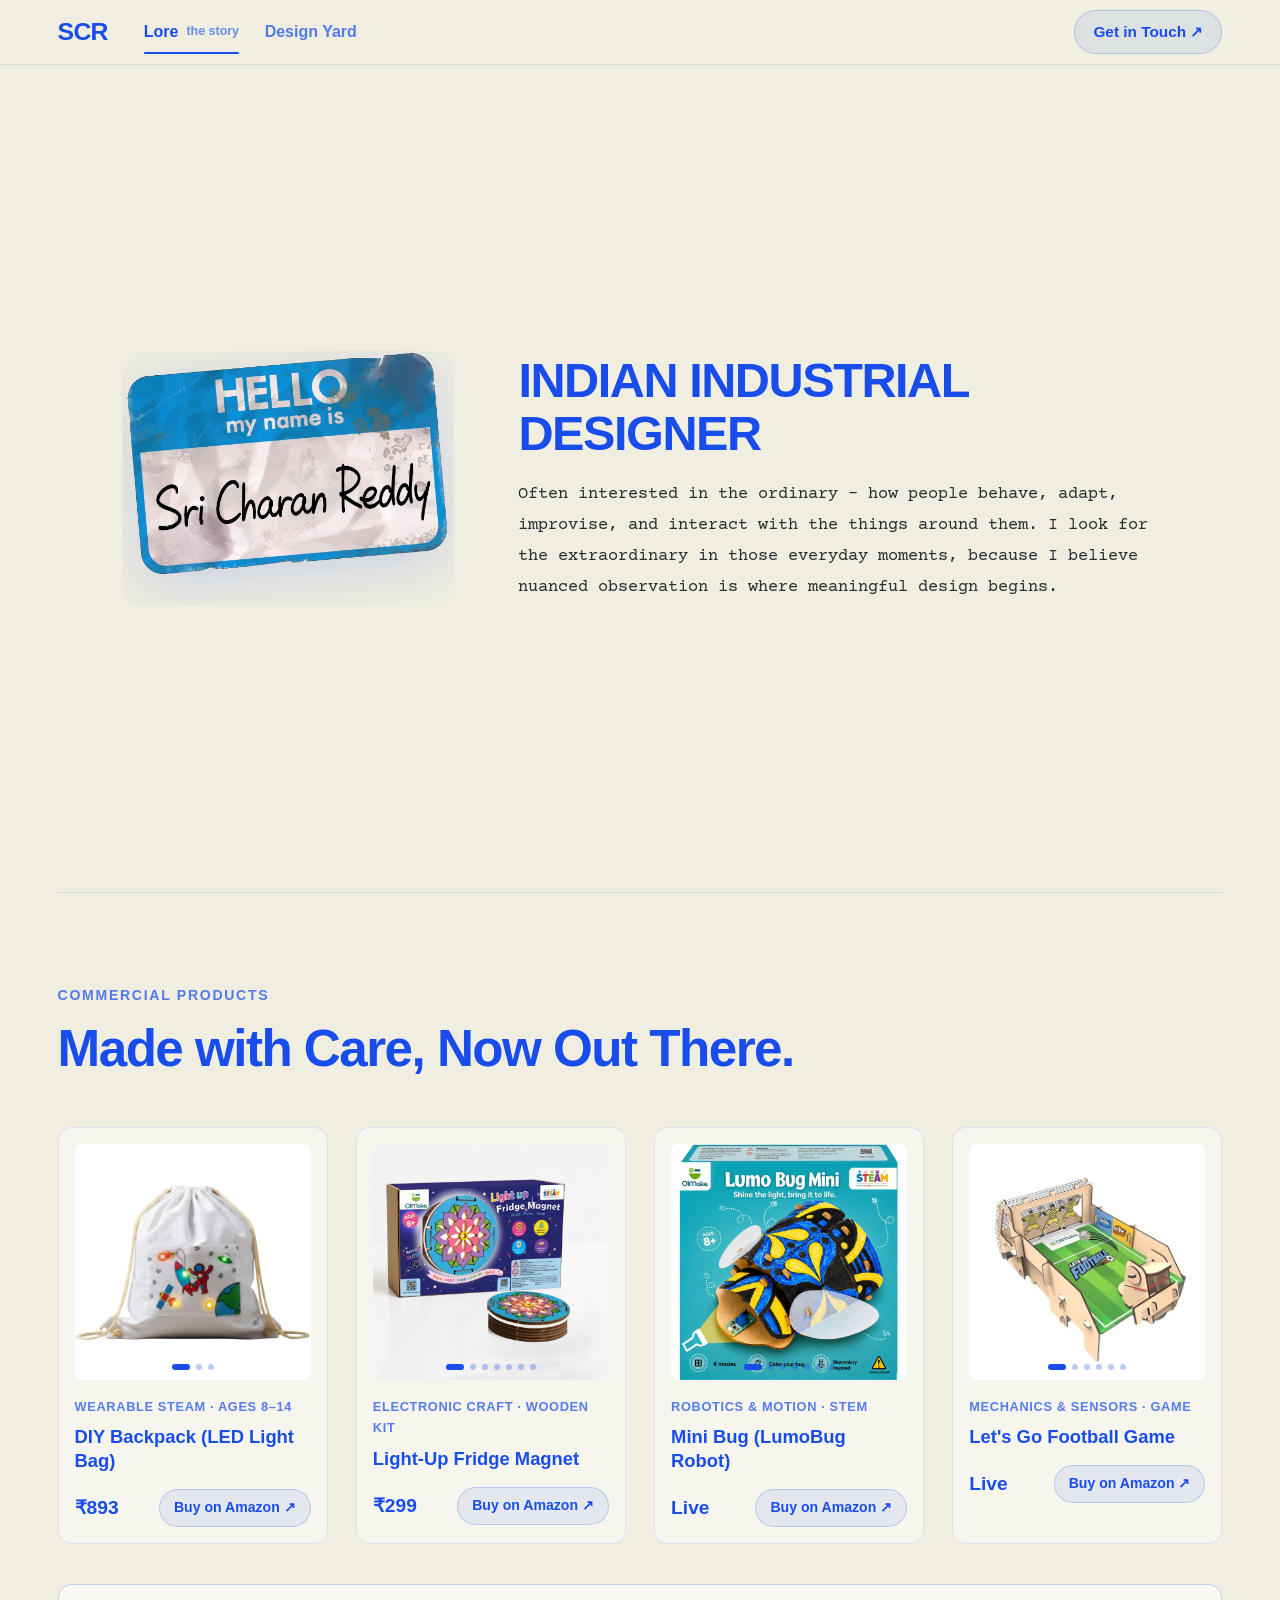
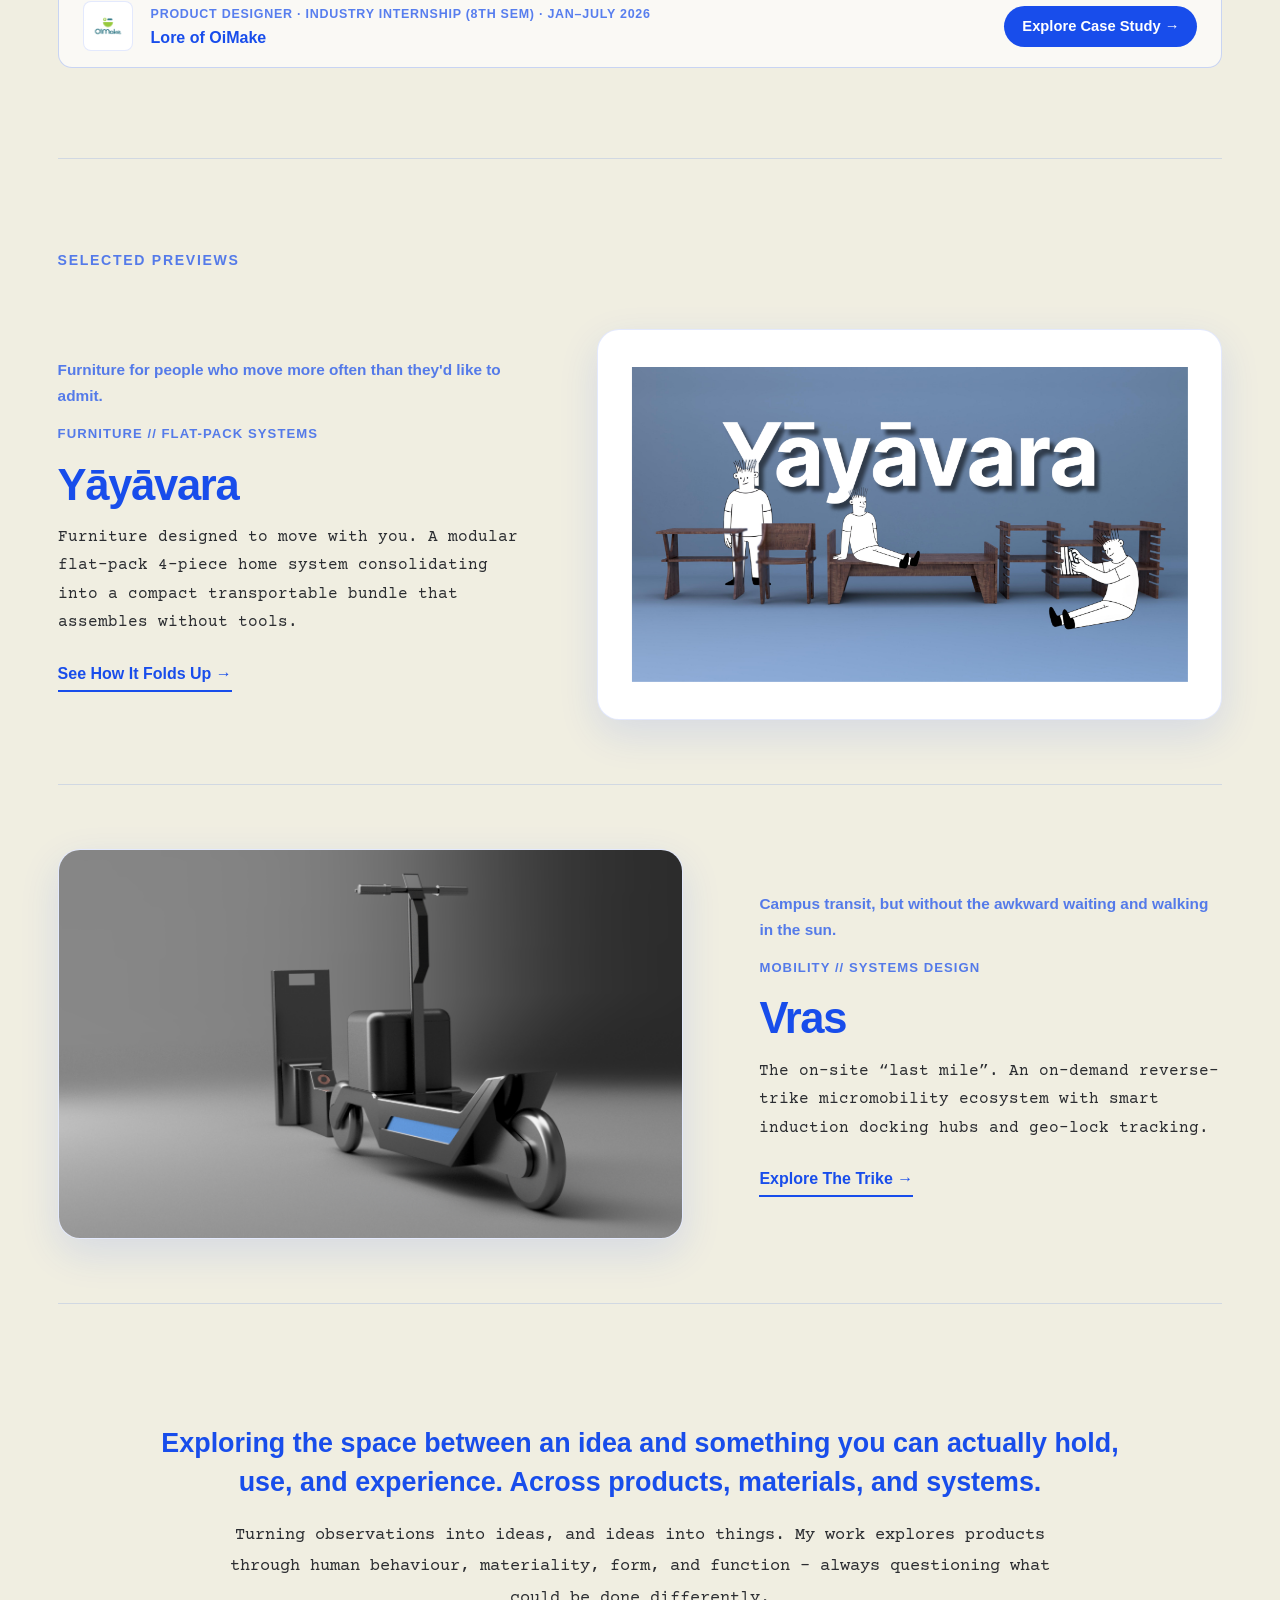
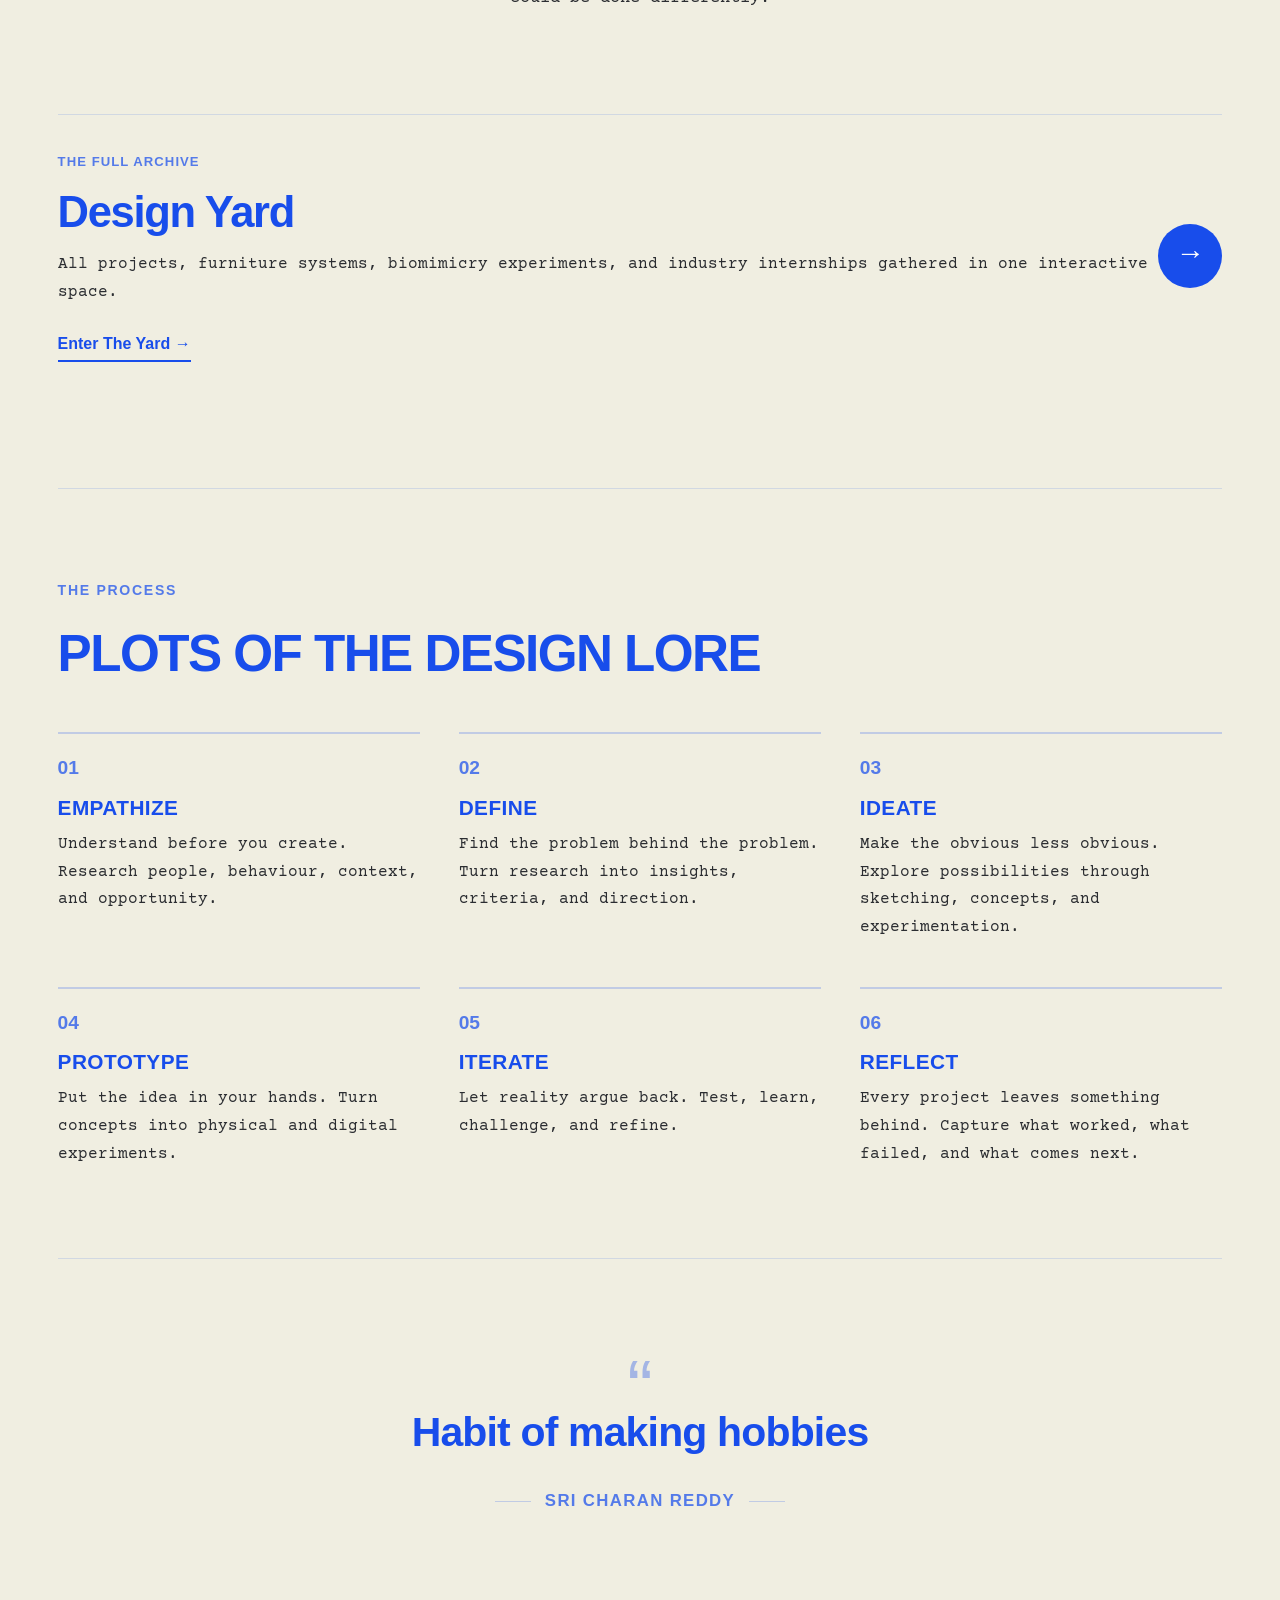
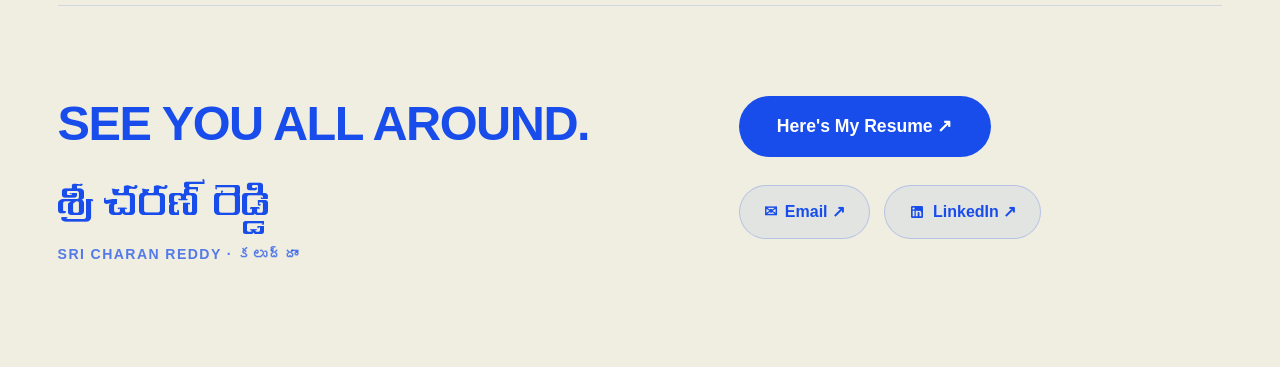
<file: index.html>
<!doctype html>
<html lang="en">
  <head>
    <meta charset="utf-8">
    <meta name="viewport" content="width=device-width, initial-scale=1">
    <title>Sri Charan Reddy — Industrial Designer | Lore &amp; Selected Works</title>
    <link rel="stylesheet" href="styles.css">
  </head>
  <body class="lore-page">
    <!-- Sticky Navigation Bar -->
    <header class="site-header">
      <div class="header-left">
        <a class="brand-badge" href="index.html" aria-label="Sri Charan Reddy Lore Home">
          SCR
        </a>
        <nav class="site-nav" aria-label="Main Navigation">
          <a class="nav-pill active" href="index.html">
            Lore <span class="nav-subtitle">the story</span>
          </a>
          <a class="nav-pill" href="design-yard.html">
            Design Yard
          </a>
        </nav>
      </div>

      <div class="header-right">
        <a class="header-action-pill" href="mailto:scr30.design@gmail.com">
          <span>Get in Touch ↗</span>
        </a>
      </div>
    </header>

    <div class="dynamic-scroll-wrapper">
      <main>
        <!-- Hero Section: Compact Balanced Hero with Authentic Peter Parker Sticker Card -->
        <section class="lore-hero" aria-label="Introduction">
          <div class="hero-compact-lockup">
            
            <!-- Left Side: Interactive Name Card (Smooth Downward Unfolding Video-Style Transition) -->
            <div class="hero-card-column">
              <div class="interactive-sticker-card" id="interactiveStickerCard" tabindex="0" aria-label="Sri Charan Reddy Name Card Sticker">
                
                <div class="sticker-stage-wrapper">
                  <!-- Resting Card: Name Sticker -->
                  <img src="sri_name_card.png" alt="Hello my name is Sri Charan Reddy name badge sticker" class="sticker-img sticker-resting-img">

                  <!-- Hover Card: Perfectly Aligned Portrait Sticker -->
                  <img src="sri_name_card_hover_aligned.png" alt="Sri Charan Reddy Industrial Designer Portrait Sticker" class="sticker-img sticker-hover-img">
                </div>

              </div>
            </div>

            <!-- Right Side: Clean Typographic Role & Bio Lockup -->
            <div class="hero-info-column">
              <div class="role-lockup" aria-label="Indian Industrial Designer">
                <h1 class="role-title">Indian Industrial Designer</h1>
              </div>

              <div class="hero-conversational-bio">
                <p class="hero-body-line">
                  Often interested in the ordinary - how people behave, adapt, improvise, and interact with the things around them. I look for the extraordinary in those everyday moments, because I believe nuanced observation is where meaningful design begins.
                </p>
              </div>

            </div>

          </div>
        </section>

        <!-- Live Commercial Products Showcase -->
        <section class="live-products-section" id="commercial-products" aria-labelledby="live-products-heading">
          <div class="live-products-header">
            <span class="section-label-badge">Commercial Products</span>
            <h2 class="live-products-title" id="live-products-heading">
              Made with Care, Now Out There.
            </h2>
          </div>

          <!-- 4 Products Fluid Grid -->
          <div class="live-products-grid">
            
            <!-- 01. DIY Backpack (LED Light Bag) -->
            <article class="live-product-entry">
              <div class="live-product-media-wrap">
                <div class="live-product-carousel" data-product="light-bag">
                  <div class="carousel-slides">
                    <div class="carousel-slide">
                      <img src="repo/internship/oimake/DIY Bag Painting Kit with Lights/main image.jpg" alt="DIY Bag Painting Kit with Lights - Main Product">
                    </div>
                    <div class="carousel-slide">
                      <img src="repo/internship/oimake/DIY Bag Painting Kit with Lights/61A8sOfO0NL._SL1080_.jpg" alt="DIY Bag Painting Kit with Lights - Components">
                    </div>
                    <div class="carousel-slide">
                      <img src="repo/internship/oimake/DIY Bag Painting Kit with Lights/61fB2NODSQL._SL1080_.jpg" alt="DIY Bag Painting Kit with Lights - Glowing in Dark">
                    </div>
                  </div>
                  <div class="carousel-dots">
                    <span class="carousel-dot active"></span>
                    <span class="carousel-dot"></span>
                    <span class="carousel-dot"></span>
                  </div>
                </div>
              </div>
              <div class="live-product-meta">
                <span class="live-category-tag">Wearable STEAM · Ages 8–14</span>
                <h3 class="live-product-name">DIY Backpack (LED Light Bag)</h3>
                <div class="live-product-action-row">
                  <span class="live-price-value">₹893</span>
                  <a class="amazon-direct-btn" href="https://www.amazon.in/OIMake-Painting-Activity-Glowing-Designs/dp/B0GYPKMQ11" target="_blank" rel="noopener noreferrer">
                    Buy on Amazon ↗
                  </a>
                </div>
              </div>
            </article>

            <!-- 02. Light-Up Fridge Magnet -->
            <article class="live-product-entry">
              <div class="live-product-media-wrap">
                <div class="live-product-carousel" data-product="fridge-magnet">
                  <div class="carousel-slides">
                    <div class="carousel-slide">
                      <img src="repo/internship/oimake/OIMake LED Fridge Magnet Kit/main image.jpg" alt="LED Fridge Magnet Kit - Main Product">
                    </div>
                    <div class="carousel-slide">
                      <img src="repo/internship/oimake/OIMake LED Fridge Magnet Kit/61PcATzA1IL._SL1254_.jpg" alt="LED Fridge Magnet Kit - Complete Set">
                    </div>
                    <div class="carousel-slide">
                      <img src="repo/internship/oimake/OIMake LED Fridge Magnet Kit/61WYAhy+x0L._SL1440_.jpg" alt="LED Fridge Magnet Kit - Assembled Illumination">
                    </div>
                    <div class="carousel-slide">
                      <img src="repo/internship/oimake/OIMake LED Fridge Magnet Kit/719lE87l8uL._SL1254_.jpg" alt="LED Fridge Magnet Kit - Box and Details">
                    </div>
                    <div class="carousel-slide">
                      <img src="repo/internship/oimake/OIMake LED Fridge Magnet Kit/71MYHuPtKDL._SL1440_.jpg" alt="LED Fridge Magnet Kit - Side Profile">
                    </div>
                    <div class="carousel-slide">
                      <img src="repo/internship/oimake/OIMake LED Fridge Magnet Kit/71s_OP9Lj2L._SL1254_.jpg" alt="LED Fridge Magnet Kit - Laser-cut Layering">
                    </div>
                    <div class="carousel-slide">
                      <img src="repo/internship/oimake/OIMake LED Fridge Magnet Kit/81UJ3DTlvkL._SL1500_.jpg" alt="LED Fridge Magnet Kit - Glowing on Fridge">
                    </div>
                  </div>
                  <div class="carousel-dots">
                    <span class="carousel-dot active"></span>
                    <span class="carousel-dot"></span>
                    <span class="carousel-dot"></span>
                    <span class="carousel-dot"></span>
                    <span class="carousel-dot"></span>
                    <span class="carousel-dot"></span>
                    <span class="carousel-dot"></span>
                  </div>
                </div>
              </div>
              <div class="live-product-meta">
                <span class="live-category-tag">Electronic Craft · Wooden Kit</span>
                <h3 class="live-product-name">Light-Up Fridge Magnet</h3>
                <div class="live-product-action-row">
                  <span class="live-price-value">₹299</span>
                  <a class="amazon-direct-btn" href="https://www.amazon.in/OIMake-Electronic-Building-Activity-MakerVerse/dp/B0H1M7LBNZ" target="_blank" rel="noopener noreferrer">
                    Buy on Amazon ↗
                  </a>
                </div>
              </div>
            </article>

            <!-- 03. Mini Bug (LumoBug) -->
            <article class="live-product-entry">
              <div class="live-product-media-wrap">
                <div class="live-product-carousel" data-product="lumobug">
                  <div class="carousel-slides">
                    <div class="carousel-slide">
                      <img src="repo/internship/oimake/OIMake LumoBug Mini/main image.jpg" alt="OIMake LumoBug Mini - Main Product">
                    </div>
                    <div class="carousel-slide">
                      <img src="repo/internship/oimake/OIMake LumoBug Mini/61Dy2xaY1KL._SL1254_.jpg" alt="OIMake LumoBug Mini - Retail Kit">
                    </div>
                    <div class="carousel-slide">
                      <img src="repo/internship/oimake/OIMake LumoBug Mini/61r9AqZjhbL.jpg" alt="OIMake LumoBug Mini - Assembled Robot">
                    </div>
                    <div class="carousel-slide">
                      <img src="repo/internship/oimake/OIMake LumoBug Mini/71szEGKWbVL._SL1254_.jpg" alt="OIMake LumoBug Mini - Motor Mechanism">
                    </div>
                    <div class="carousel-slide">
                      <img src="repo/internship/oimake/OIMake LumoBug Mini/71wT439D56L._SL1254_.jpg" alt="OIMake LumoBug Mini - Components Layout">
                    </div>
                    <div class="carousel-slide">
                      <img src="repo/internship/oimake/OIMake LumoBug Mini/81MO8gpznKL._SL1500_.jpg" alt="OIMake LumoBug Mini - Hands-on Assembly">
                    </div>
                    <div class="carousel-slide">
                      <img src="repo/internship/oimake/OIMake LumoBug Mini/81hFyZfSkgL._SL1500_.jpg" alt="OIMake LumoBug Mini - Motion Action">
                    </div>
                  </div>
                  <div class="carousel-dots">
                    <span class="carousel-dot active"></span>
                    <span class="carousel-dot"></span>
                    <span class="carousel-dot"></span>
                    <span class="carousel-dot"></span>
                    <span class="carousel-dot"></span>
                    <span class="carousel-dot"></span>
                    <span class="carousel-dot"></span>
                  </div>
                </div>
              </div>
              <div class="live-product-meta">
                <span class="live-category-tag">Robotics &amp; Motion · STEM</span>
                <h3 class="live-product-name">Mini Bug (LumoBug Robot)</h3>
                <div class="live-product-action-row">
                  <span class="live-price-value">Live</span>
                  <a class="amazon-direct-btn" href="https://www.amazon.in/OIMake-LumoBug-Mini-STEM-Robot/dp/B0H1M6R91D" target="_blank" rel="noopener noreferrer">
                    Buy on Amazon ↗
                  </a>
                </div>
              </div>
            </article>

            <!-- 04. Let's Go Football -->
            <article class="live-product-entry">
              <div class="live-product-media-wrap">
                <div class="live-product-carousel" data-product="football-game">
                  <div class="carousel-slides">
                    <div class="carousel-slide">
                      <img src="repo/internship/oimake/Let's Go Football DIY Motorized Football Game Kit/main image.jpg" alt="Let's Go Football Game - Main Product">
                    </div>
                    <div class="carousel-slide">
                      <img src="repo/internship/oimake/Let's Go Football DIY Motorized Football Game Kit/611T7up9jgL.jpg" alt="Let's Go Football Game - Box Art">
                    </div>
                    <div class="carousel-slide">
                      <img src="repo/internship/oimake/Let's Go Football DIY Motorized Football Game Kit/61IafP23AzL.jpg" alt="Let's Go Football Game - Motorized Field Action">
                    </div>
                    <div class="carousel-slide">
                      <img src="repo/internship/oimake/Let's Go Football DIY Motorized Football Game Kit/61NF22cpSDL._SX522_.jpg" alt="Let's Go Football Game - Gameplay Setup">
                    </div>
                    <div class="carousel-slide">
                      <img src="repo/internship/oimake/Let's Go Football DIY Motorized Football Game Kit/71XryuADSYL._SX522_.jpg" alt="Let's Go Football Game - Gear Drive Close-up">
                    </div>
                    <div class="carousel-slide">
                      <img src="repo/internship/oimake/Let's Go Football DIY Motorized Football Game Kit/71ZcC9j_VxL._SL1080_.jpg" alt="Let's Go Football Game - Complete Arena">
                    </div>
                  </div>
                  <div class="carousel-dots">
                    <span class="carousel-dot active"></span>
                    <span class="carousel-dot"></span>
                    <span class="carousel-dot"></span>
                    <span class="carousel-dot"></span>
                    <span class="carousel-dot"></span>
                    <span class="carousel-dot"></span>
                  </div>
                </div>
              </div>
              <div class="live-product-meta">
                <span class="live-category-tag">Mechanics &amp; Sensors · Game</span>
                <h3 class="live-product-name">Let's Go Football Game</h3>
                <div class="live-product-action-row">
                  <span class="live-price-value">Live</span>
                  <a class="amazon-direct-btn" href="http://amazon.in/OIMake-Lets-Football-Motorized-Game/dp/B0H6FW7MR2" target="_blank" rel="noopener noreferrer">
                    Buy on Amazon ↗
                  </a>
                </div>
              </div>
            </article>

          </div>

          <!-- Compact Refined OiMake Process Bridge -->
          <a class="internship-process-callout" href="oimake.html" aria-label="Explore OiMake Internship Case Study">
            <div class="callout-left-block">
              <div class="callout-logo-frame">
                <img src="repo/internship/oimake/OIMake_Logo.webp" alt="OiMake official brand logo">
              </div>
              <div class="callout-info">
                <span class="callout-badge">Product Designer · Industry Internship (8th Sem) · Jan–July 2026</span>
                <h4 class="callout-title">Lore of OiMake</h4>
              </div>
            </div>
            <div class="callout-cta-btn">
              Explore Case Study →
            </div>
          </a>
        </section>

        <!-- Selected Work (Expansive Editorial Rows — No Cards) -->
        <section class="work-bars-section" aria-label="Selected Work Previews">
          <div class="previews-header-block">
            <span class="section-label-badge">Selected Previews</span>
          </div>

          <!-- 01. Yāyāvara -->
          <a class="work-editorial-row" href="yayavara.html">
            <div class="work-info-col">
              <span class="personality-hook">Furniture for people who move more often than they'd like to admit.</span>
              <span class="work-category-label">Furniture // Flat-Pack Systems</span>
              <h3>Yāyāvara</h3>
              <p>Furniture designed to move with you. A modular flat-pack 4-piece home system consolidating into a compact transportable bundle that assembles without tools.</p>
              <span class="custom-action-link">See How It Folds Up →</span>
            </div>
            <div class="work-thumb-col">
              <img src="repo/projects/yayawara(the nomad furniture)/images/hero image.png" alt="Yāyāvara nomad furniture preview">
            </div>
          </a>

          <!-- 02. Vras -->
          <a class="work-editorial-row reverse-row" href="vras.html">
            <div class="work-info-col">
              <span class="personality-hook">Campus transit, but without the awkward waiting and walking in the sun.</span>
              <span class="work-category-label">Mobility // Systems Design</span>
              <h3>Vras</h3>
              <p>The on-site “last mile”. An on-demand reverse-trike micromobility ecosystem with smart induction docking hubs and geo-lock tracking.</p>
              <span class="custom-action-link">Explore The Trike →</span>
            </div>
            <div class="work-thumb-col">
              <img src="repo/projects/vras/images/setup.png" alt="Vras micromobility preview">
            </div>
          </a>

          <!-- Manifesto Text Block (Placed After Previews, Right Before Design Yard Section) -->
          <div class="yard-manifesto-bridge">
            <p class="manifesto-lead">
              Exploring the space between an idea and something you can actually hold, use, and experience. Across products, materials, and systems.
            </p>
            <p class="manifesto-sub">
              Turning observations into ideas, and ideas into things. My work explores products through human behaviour, materiality, form, and function - always questioning what could be done differently.
            </p>
          </div>

          <!-- 03. Design Yard Clicking Section -->
          <a class="yard-full-cta-row" href="design-yard.html">
            <div class="work-info-col">
              <span class="work-category-label">The Full Archive</span>
              <h3>Design Yard</h3>
              <p>All projects, furniture systems, biomimicry experiments, and industry internships gathered in one interactive space.</p>
              <span class="custom-action-link">Enter The Yard →</span>
            </div>
            <div class="cta-arrow-bubble" aria-hidden="true">
              →
            </div>
          </a>
        </section>

        <!-- Plots of Design Lore (Numbered Editorial Flow) -->
        <section class="design-plots-section" id="how-my-brain-works" aria-labelledby="plots-title">
          <div class="plots-header-row">
            <span class="section-label-badge">The Process</span>
            <h2 class="plots-title" id="plots-title">PLOTS OF THE DESIGN LORE</h2>
          </div>

          <div class="plots-flow-grid">
            <article class="plot-flow-step">
              <span class="plot-step-number">01</span>
              <h3 class="plot-primary-title">EMPATHIZE</h3>
              <p>Understand before you create. Research people, behaviour, context, and opportunity.</p>
            </article>

            <article class="plot-flow-step">
              <span class="plot-step-number">02</span>
              <h3 class="plot-primary-title">DEFINE</h3>
              <p>Find the problem behind the problem. Turn research into insights, criteria, and direction.</p>
            </article>

            <article class="plot-flow-step">
              <span class="plot-step-number">03</span>
              <h3 class="plot-primary-title">IDEATE</h3>
              <p>Make the obvious less obvious. Explore possibilities through sketching, concepts, and experimentation.</p>
            </article>

            <article class="plot-flow-step">
              <span class="plot-step-number">04</span>
              <h3 class="plot-primary-title">PROTOTYPE</h3>
              <p>Put the idea in your hands. Turn concepts into physical and digital experiments.</p>
            </article>

            <article class="plot-flow-step">
              <span class="plot-step-number">05</span>
              <h3 class="plot-primary-title">ITERATE</h3>
              <p>Let reality argue back. Test, learn, challenge, and refine.</p>
            </article>

            <article class="plot-flow-step">
              <span class="plot-step-number">06</span>
              <h3 class="plot-primary-title">REFLECT</h3>
              <p>Every project leaves something behind. Capture what worked, what failed, and what comes next.</p>
            </article>
          </div>
        </section>

        <!-- Standout Pull-Quote Moment (Placed After Plots of Design Lore) -->
        <section class="pull-quote-section" aria-label="Design Quote">
          <div class="pull-quote-container">
            <div class="pull-quote-mark" aria-hidden="true">“</div>
            <blockquote class="pull-quote-text">
              Habit of making hobbies
            </blockquote>
            <div class="pull-quote-author">Sri Charan Reddy</div>
          </div>
        </section>

        <!-- Lore Goodbye / Signature Section -->
        <footer class="lore-goodbye-section" aria-label="Farewell and Connect">
          <div class="goodbye-main-grid">
            <div class="goodbye-brand-block">
              <h2 class="goodbye-heading">SEE YOU ALL AROUND.</h2>
              <div class="telugu-signature-block" aria-label="Telugu signature: Sri Charan Reddy">
                <span class="telugu-name-text">శ్రీ చరణ్ రెడ్డి</span>
                <span class="telugu-badge-label">SRI CHARAN REDDY · కలుద్దాం</span>
              </div>
            </div>

            <div class="goodbye-connect-block">
              <div class="goodbye-resume-wrap">
                <a class="resume-pill-btn" href="resume/Sri_Charan_Reddy_Resume.pdf" target="_blank" rel="noopener noreferrer">
                  <span>Here's My Resume ↗</span>
                </a>
              </div>

              <!-- Clean 2-Item Menu: Email & LinkedIn -->
              <div class="peeking-footer-menu" aria-label="Quick Navigation">
                <a class="peeking-menu-item" href="mailto:scr30.design@gmail.com">
                  <span class="link-icon">✉</span> Email ↗
                </a>
                <a class="peeking-menu-item" href="https://www.linkedin.com/in/sri-charan-reddy-dyggyampudi" target="_blank" rel="noopener noreferrer">
                  <svg class="link-icon" width="16" height="16" viewBox="0 0 24 24" fill="currentColor" aria-hidden="true" style="display: inline-block; vertical-align: -2px;">
                    <path d="M19 3a2 2 0 0 1 2 2v14a2 2 0 0 1-2 2H5a2 2 0 0 1-2-2V5a2 2 0 0 1 2-2h14m-.5 15.5v-5.3a3.26 3.26 0 0 0-3.26-3.26c-.85 0-1.84.52-2.28 1.3v-1.11h-2.79v8.37h2.79v-4.93c0-.77.62-1.4 1.39-1.4a1.4 1.4 0 0 1 1.4 1.4v4.93h2.75M6.88 8.56a1.68 1.68 0 0 0 1.68-1.68c0-.93-.75-1.69-1.68-1.69a1.69 1.69 0 0 0-1.69 1.69c0 .93.76 1.68 1.69 1.68m1.39 9.94v-8.37H5.5v8.37h2.77z"/>
                  </svg> LinkedIn ↗
                </a>
              </div>
            </div>
          </div>
        </footer>
      </main>
    </div>

    <script src="script.js"></script>
  </body>
</html>
</file>
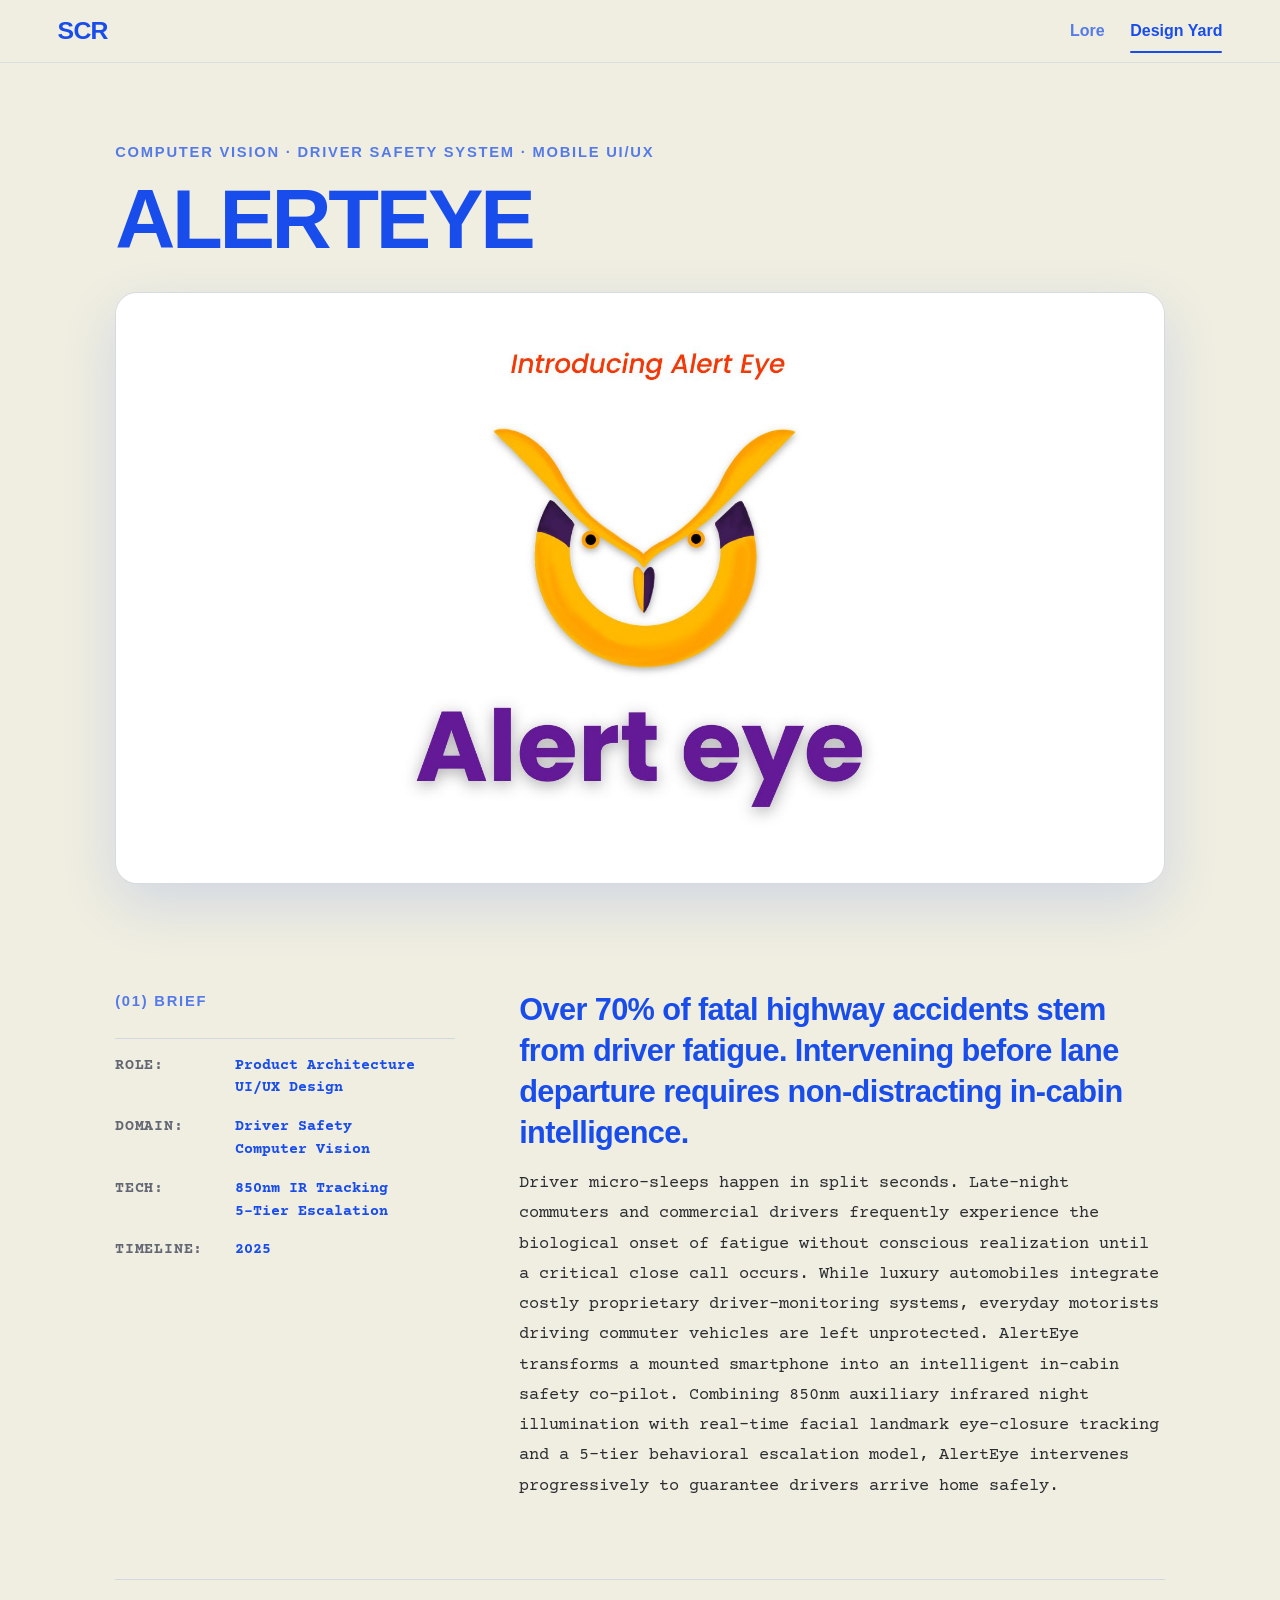
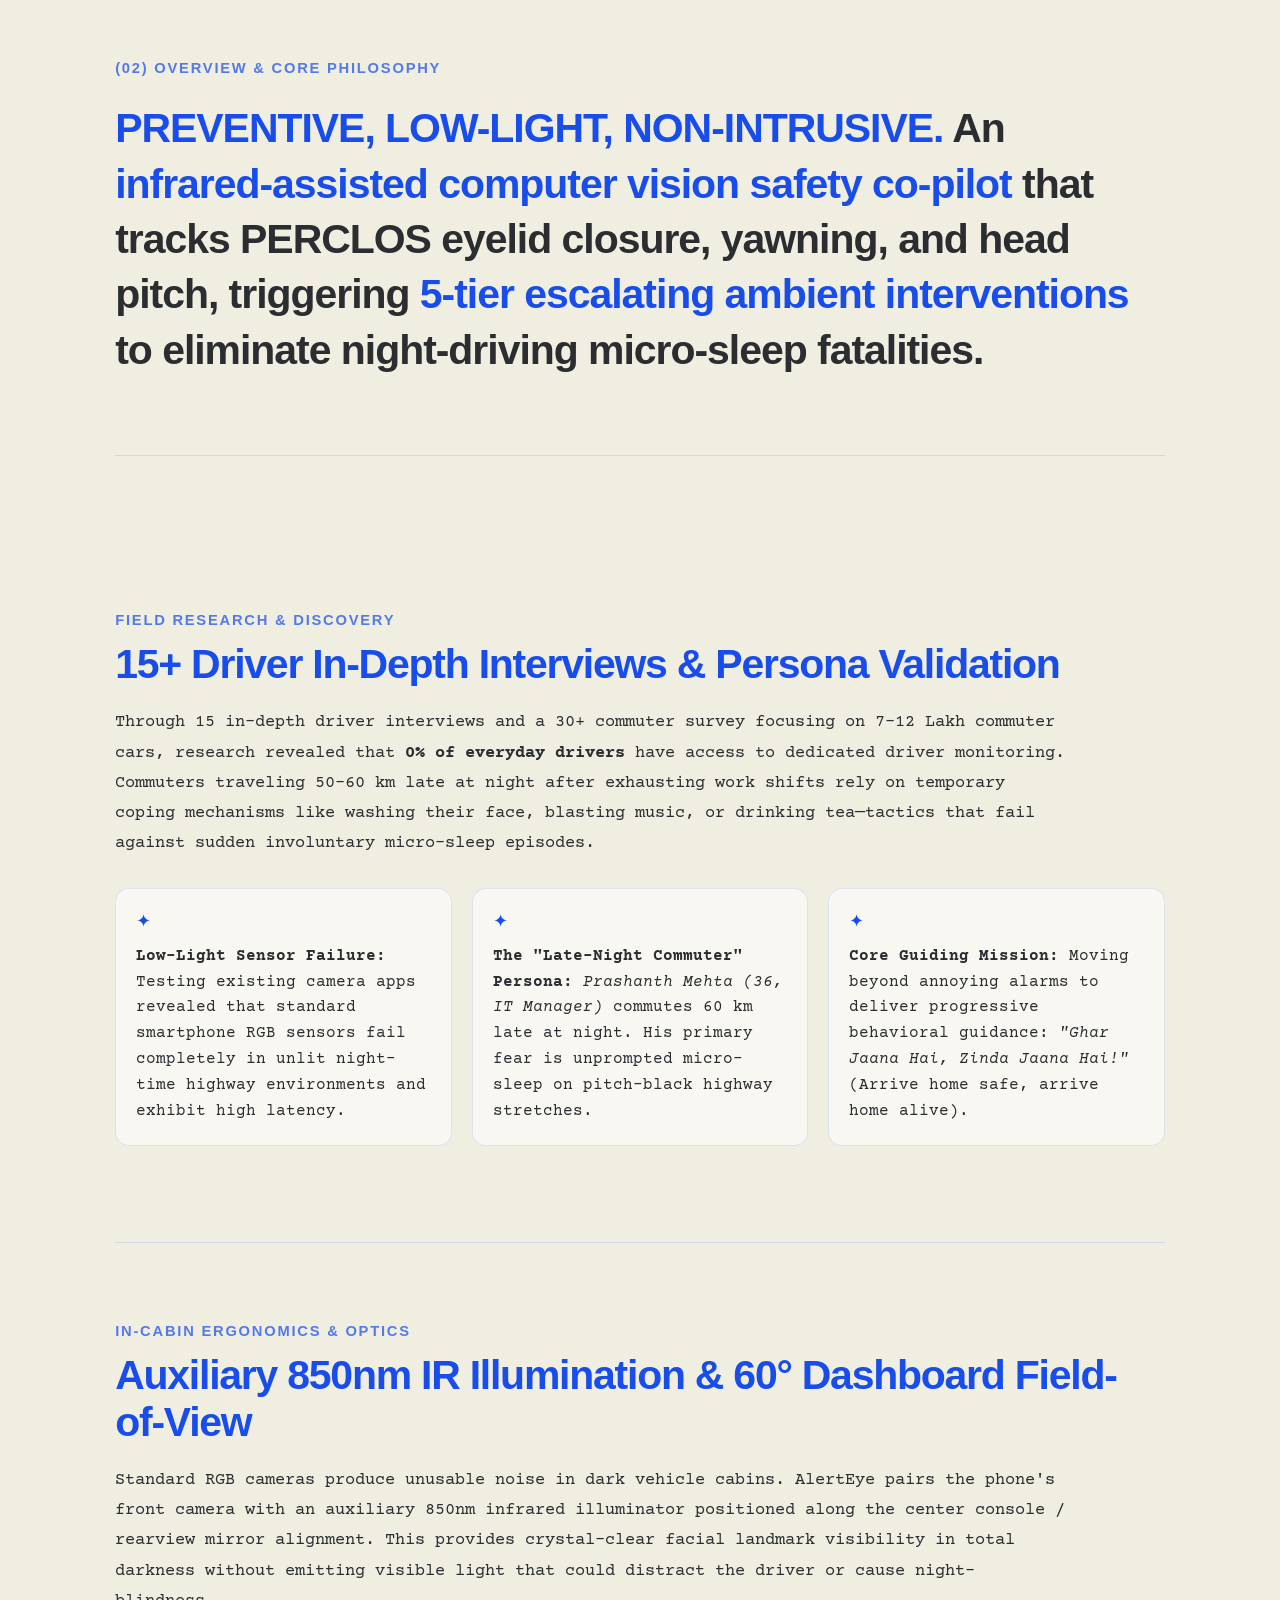
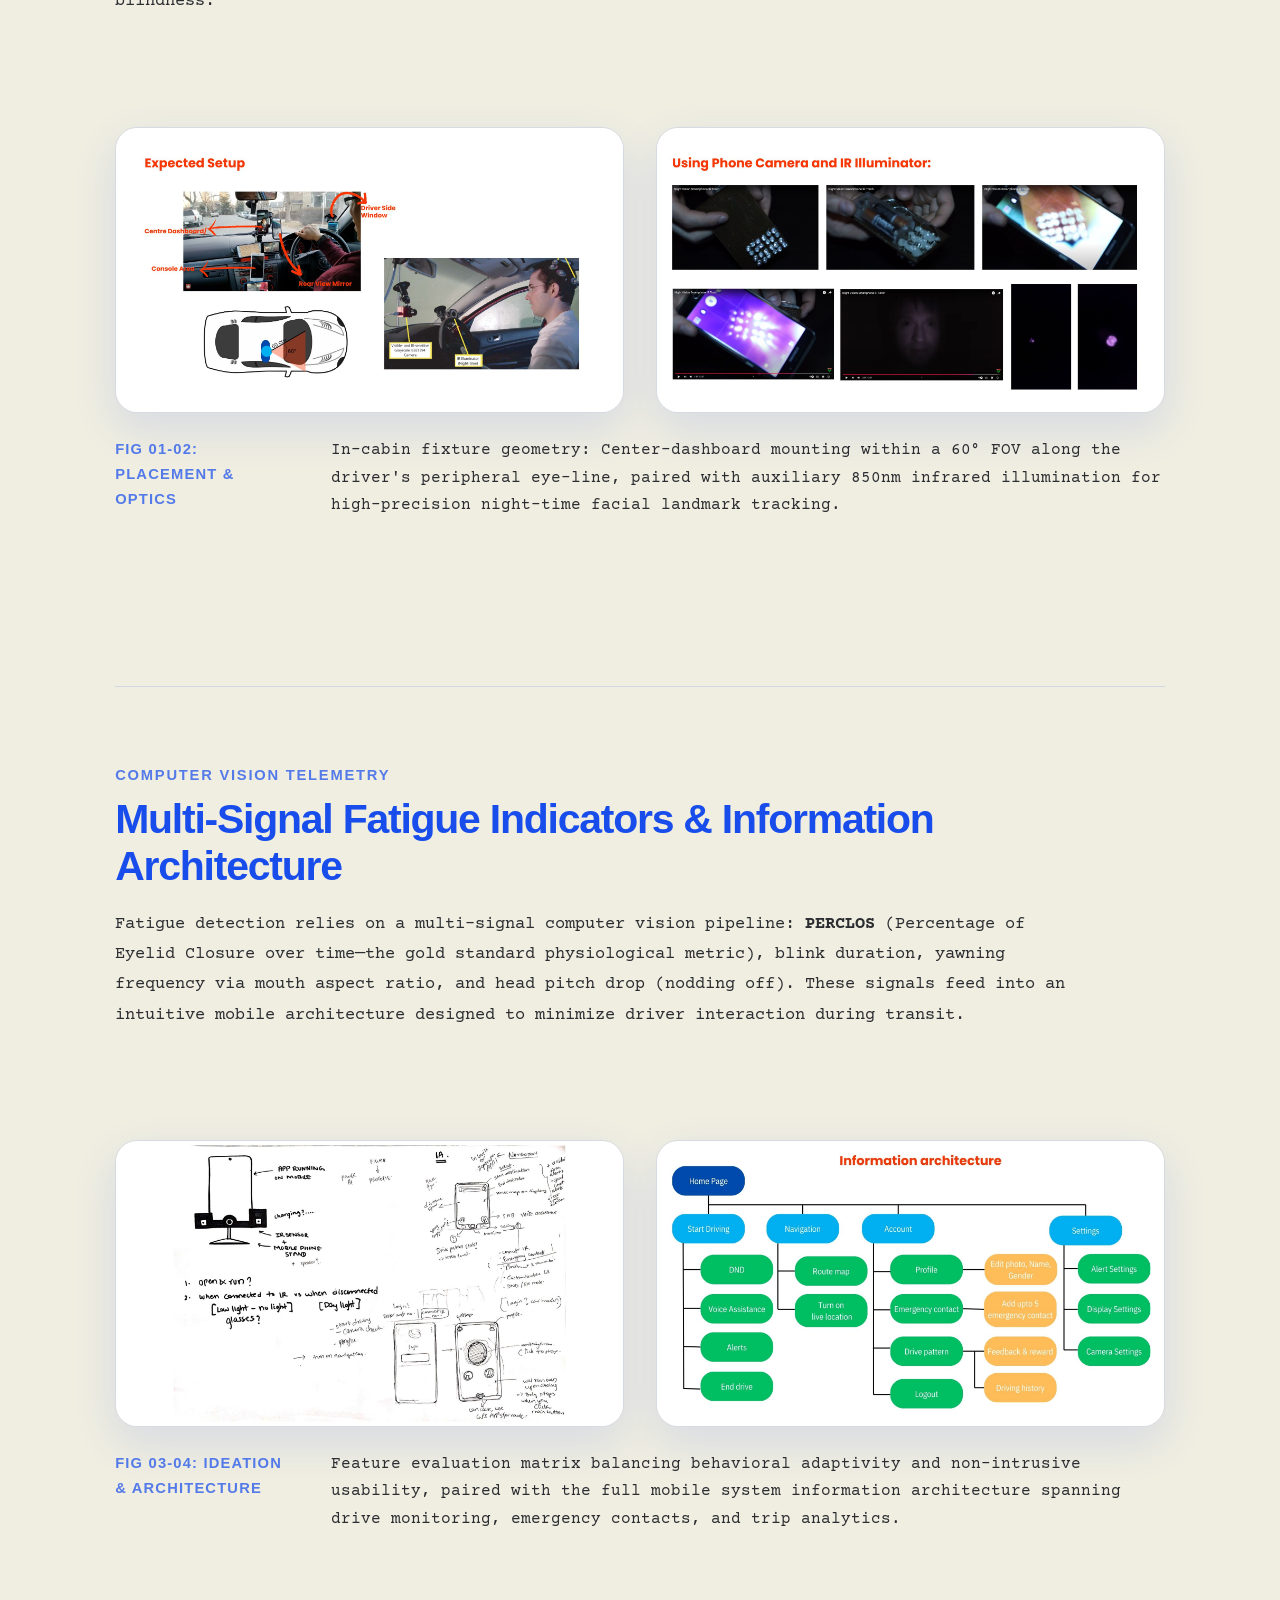
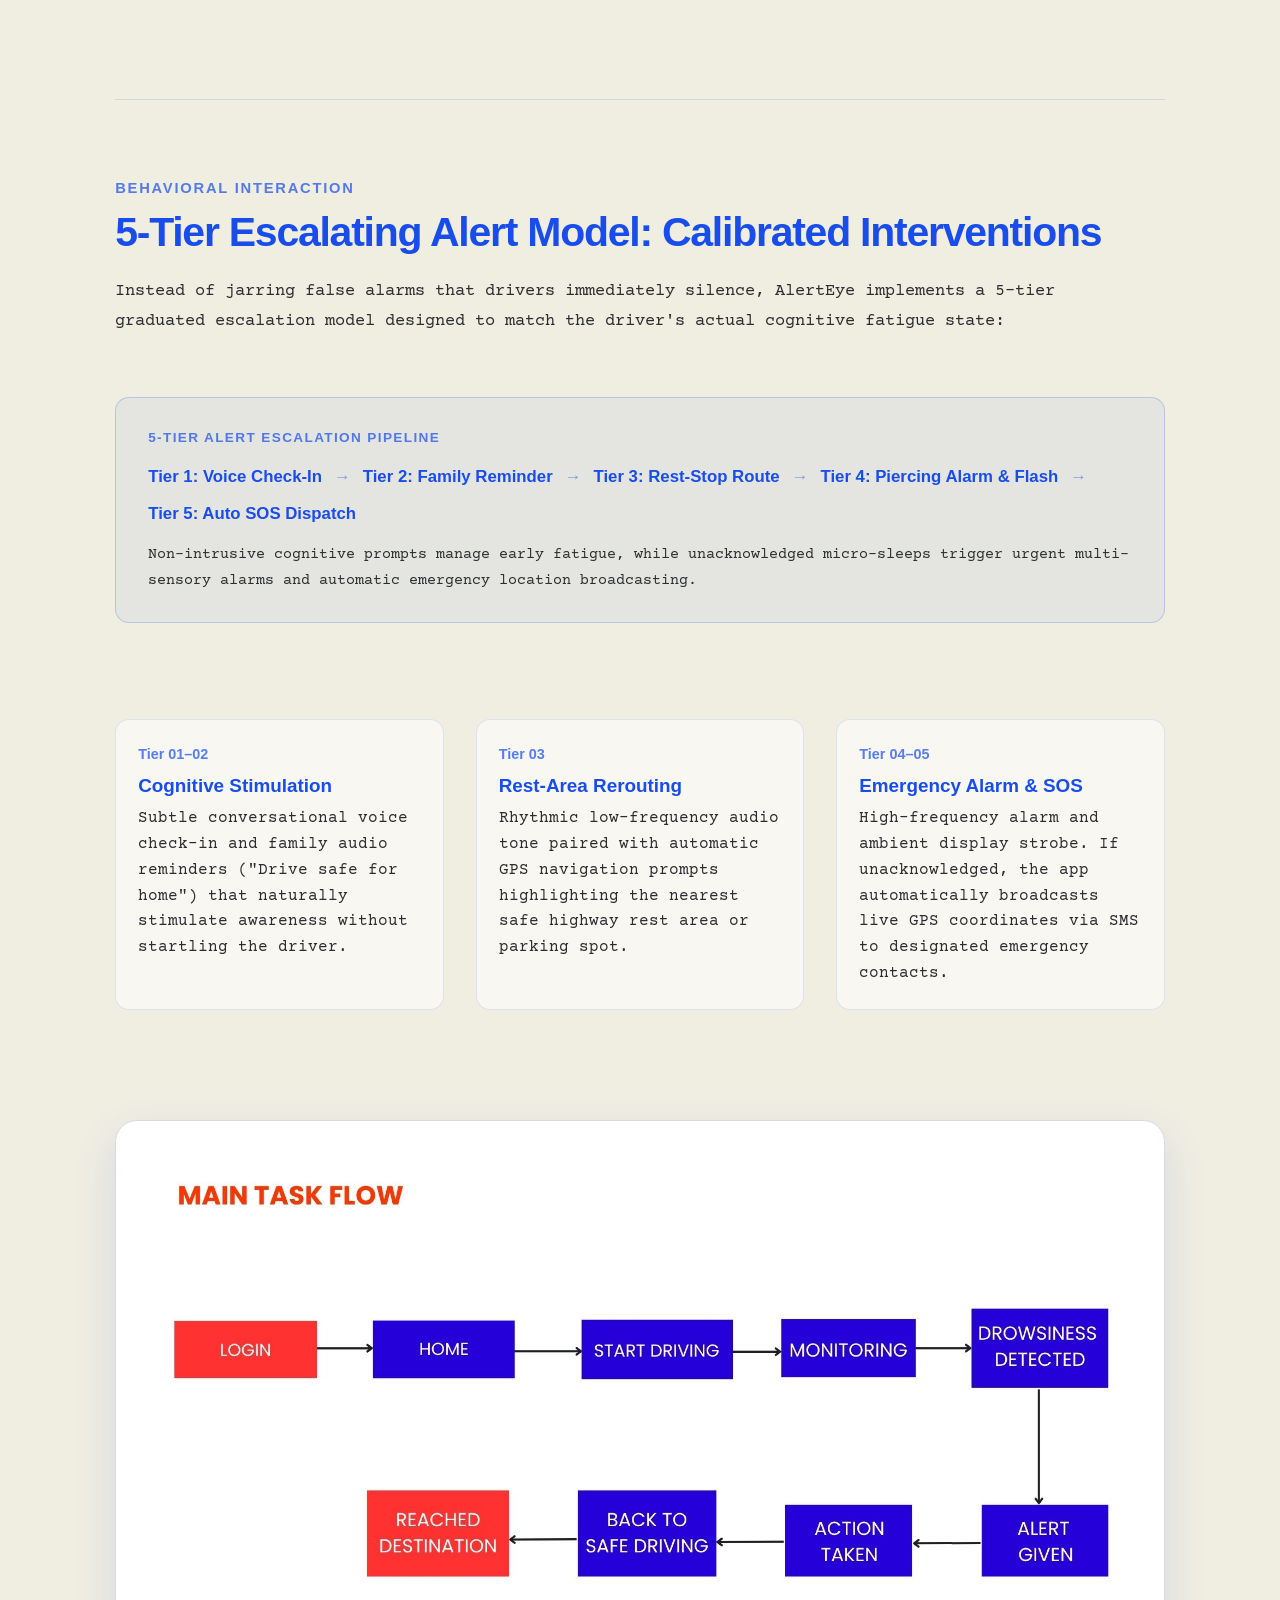
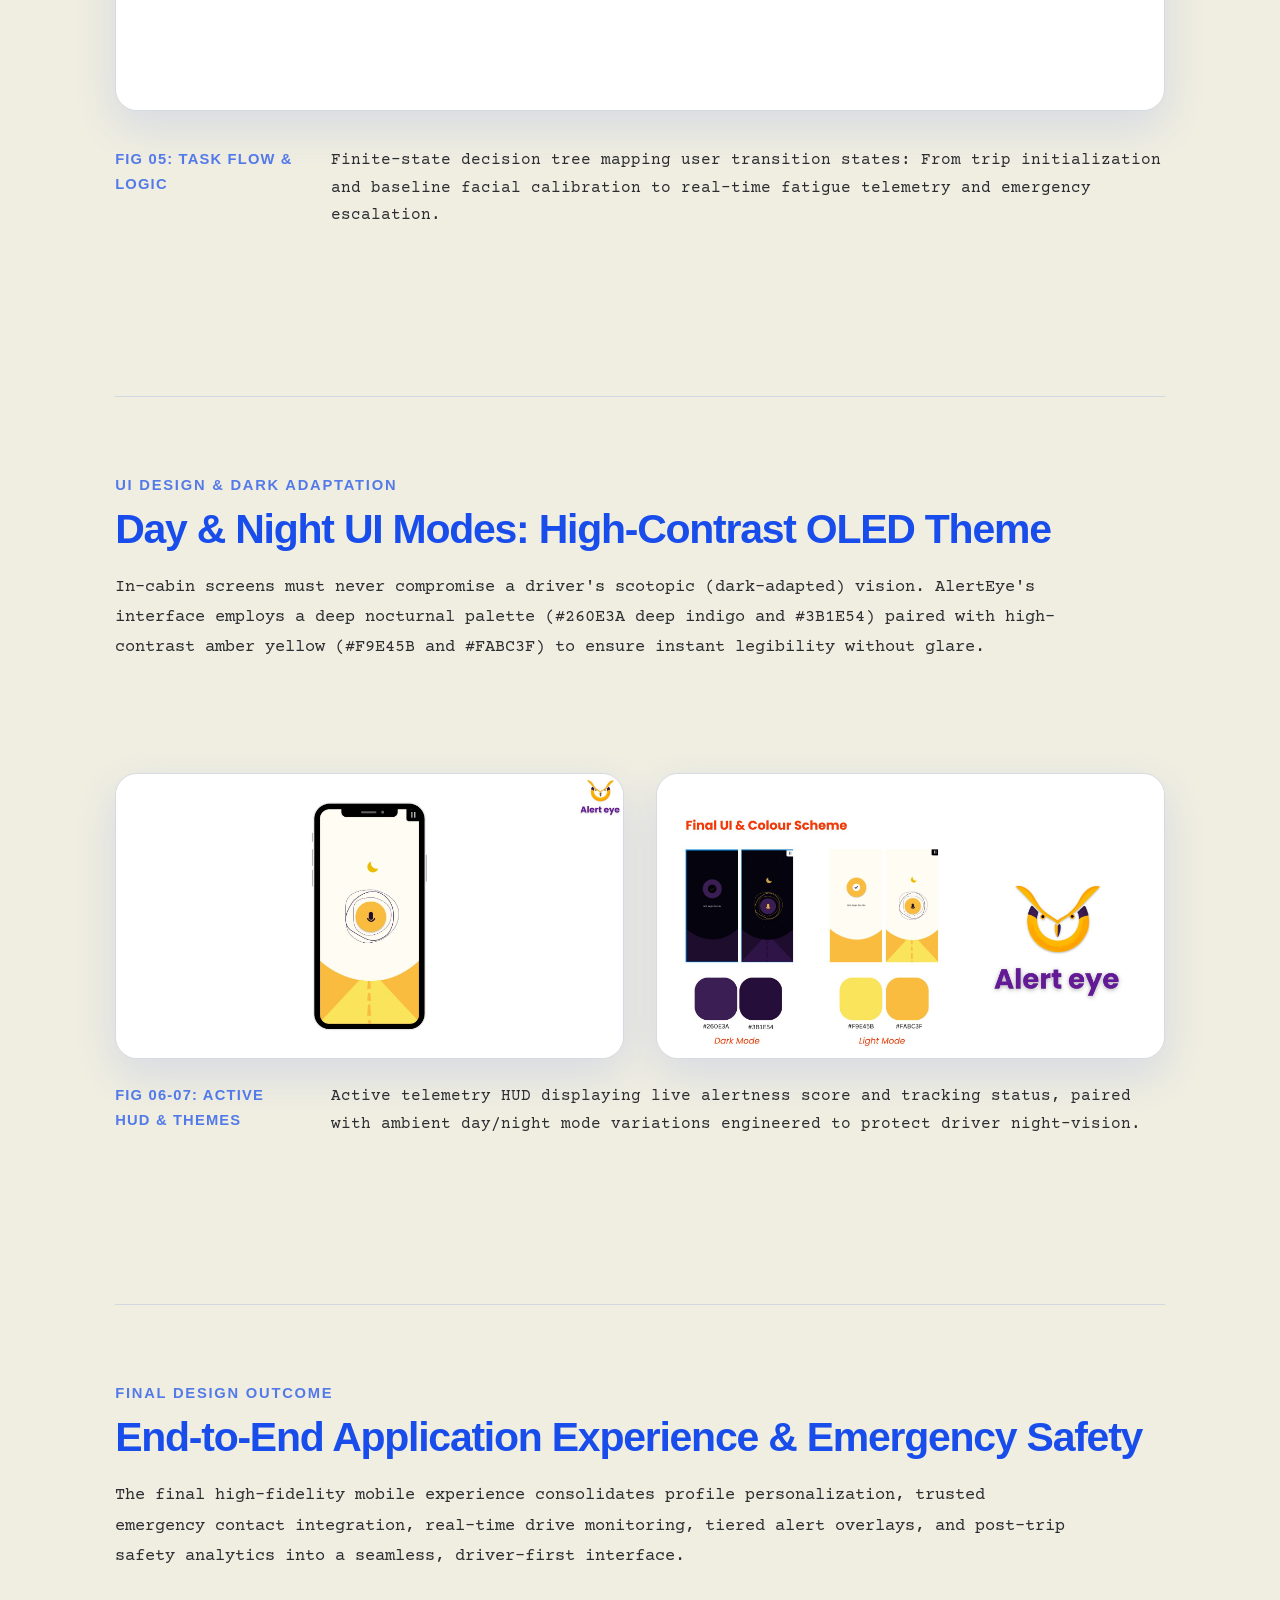
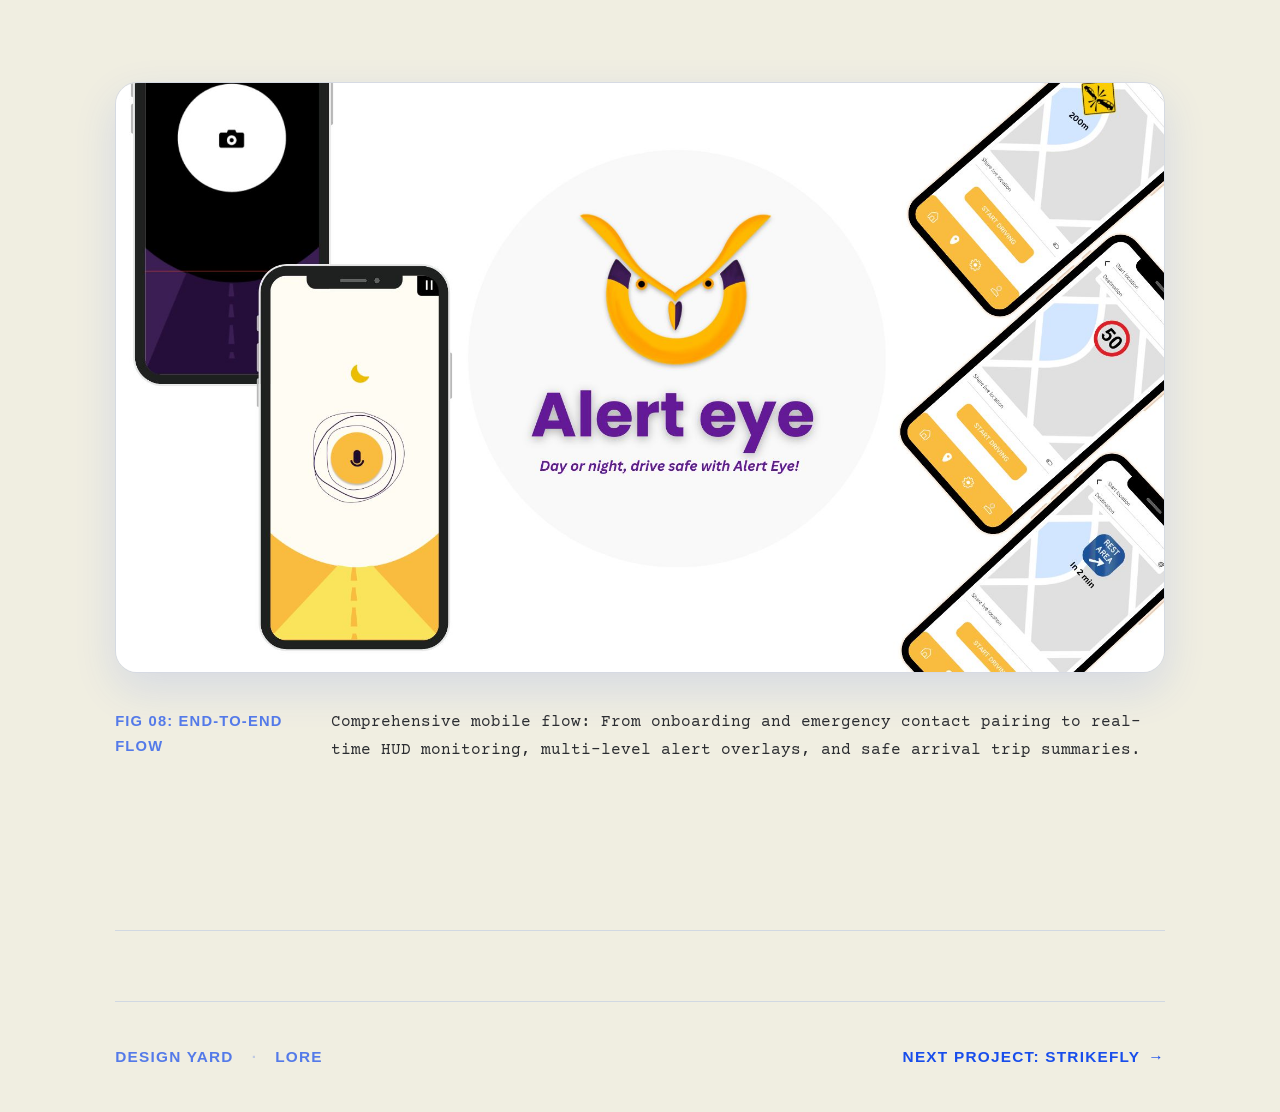
<file: alert-eye.html>
<!doctype html>
<html lang="en">
  <head>
    <meta charset="utf-8">
    <meta name="viewport" content="width=device-width, initial-scale=1">
    <title>AlertEye — Sri Charan Reddy | Driver Drowsiness Safety System</title>
    <link rel="stylesheet" href="styles.css">
  </head>
  <body class="designer-case-page">
    <header class="site-header">
      <a class="brand-badge" href="index.html" aria-label="Lore home">SCR</a>
      <nav class="site-nav" aria-label="Main pages">
        <a class="nav-pill" href="index.html">Lore</a>
        <a class="nav-pill active" href="design-yard.html">Design Yard</a>
      </nav>
    </header>

    <div class="dynamic-scroll-wrapper">
      <main class="case-study-container">
        
        <!-- HERO SECTION -->
        <section class="case-hero-section">
          <span class="mono-section-marker">Computer Vision · Driver Safety System · Mobile UI/UX</span>
          <h1 class="case-project-title">AlertEye</h1>
          <div class="case-hero-banner parallax-in">
            <img src="repo/projects/alert eye/images/alert eye.jpg" alt="AlertEye driver safety system branding and main logo">
          </div>
        </section>

        <!-- (01) 2-COLUMN SPLIT BRIEF -->
        <section class="split-brief-grid">
          <div class="brief-meta-col">
            <span class="mono-section-marker">(01) Brief</span>
            <div class="mono-meta-table">
              <div class="meta-row">
                <span class="meta-key">Role:</span>
                <span class="meta-val">Product Architecture<br>UI/UX Design</span>
              </div>
              <div class="meta-row">
                <span class="meta-key">Domain:</span>
                <span class="meta-val">Driver Safety<br>Computer Vision</span>
              </div>
              <div class="meta-row">
                <span class="meta-key">Tech:</span>
                <span class="meta-val">850nm IR Tracking<br>5-Tier Escalation</span>
              </div>
              <div class="meta-row">
                <span class="meta-key">Timeline:</span>
                <span class="meta-val">2025</span>
              </div>
            </div>
          </div>

          <div class="brief-text-col">
            <div class="brief-headline-premise">
              Over 70% of fatal highway accidents stem from driver fatigue. Intervening before lane departure requires non-distracting in-cabin intelligence.
            </div>
            <p class="case-body-prose">
              Driver micro-sleeps happen in split seconds. Late-night commuters and commercial drivers frequently experience the biological onset of fatigue without conscious realization until a critical close call occurs. While luxury automobiles integrate costly proprietary driver-monitoring systems, everyday motorists driving commuter vehicles are left unprotected. AlertEye transforms a mounted smartphone into an intelligent in-cabin safety co-pilot. Combining 850nm auxiliary infrared night illumination with real-time facial landmark eye-closure tracking and a 5-tier behavioral escalation model, AlertEye intervenes progressively to guarantee drivers arrive home safely.
            </p>
          </div>
        </section>

        <!-- (02) OVERVIEW DUAL-OPACITY HIGHLIGHT -->
        <section class="case-overview-section">
          <span class="mono-section-marker">(02) Overview &amp; Core Philosophy</span>
          <div class="overview-giant-statement">
            <span class="highlight-blue">PREVENTIVE, LOW-LIGHT, NON-INTRUSIVE.</span> An <span class="highlight-blue">infrared-assisted computer vision safety co-pilot</span> that tracks PERCLOS eyelid closure, yawning, and head pitch, triggering <span class="highlight-blue">5-tier escalating ambient interventions</span> to eliminate night-driving micro-sleep fatalities.
          </div>
        </section>

        <!-- (03) PROBLEM CONTEXT & FIELD RESEARCH -->
        <section class="case-section-block">
          <div class="section-heading-row">
            <span class="mono-section-marker">Field Research &amp; Discovery</span>
            <h2 class="case-heading">15+ Driver In-Depth Interviews &amp; Persona Validation</h2>
          </div>
          <p class="case-body-prose">
            Through 15 in-depth driver interviews and a 30+ commuter survey focusing on 7–12 Lakh commuter cars, research revealed that <strong>0% of everyday drivers</strong> have access to dedicated driver monitoring. Commuters traveling 50–60 km late at night after exhausting work shifts rely on temporary coping mechanisms like washing their face, blasting music, or drinking tea—tactics that fail against sudden involuntary micro-sleep episodes.
          </p>

          <div class="insights-list-grid">
            <div class="insight-item">
              <span class="insight-bullet">✦</span>
              <p><strong>Low-Light Sensor Failure:</strong> Testing existing camera apps revealed that standard smartphone RGB sensors fail completely in unlit night-time highway environments and exhibit high latency.</p>
            </div>
            <div class="insight-item">
              <span class="insight-bullet">✦</span>
              <p><strong>The "Late-Night Commuter" Persona:</strong> <em>Prashanth Mehta (36, IT Manager)</em> commutes 60 km late at night. His primary fear is unprompted micro-sleep on pitch-black highway stretches.</p>
            </div>
            <div class="insight-item">
              <span class="insight-bullet">✦</span>
              <p><strong>Core Guiding Mission:</strong> Moving beyond annoying alarms to deliver progressive behavioral guidance: <em>"Ghar Jaana Hai, Zinda Jaana Hai!"</em> (Arrive home safe, arrive home alive).</p>
            </div>
          </div>
        </section>

        <!-- (04) IN-CABIN PLACEMENT & OPTICS HARDWARE -->
        <section class="case-section-block">
          <div class="section-heading-row">
            <span class="mono-section-marker">In-Cabin Ergonomics &amp; Optics</span>
            <h2 class="case-heading">Auxiliary 850nm IR Illumination &amp; 60° Dashboard Field-of-View</h2>
          </div>
          <p class="case-body-prose">
            Standard RGB cameras produce unusable noise in dark vehicle cabins. AlertEye pairs the phone's front camera with an auxiliary 850nm infrared illuminator positioned along the center console / rearview mirror alignment. This provides crystal-clear facial landmark visibility in total darkness without emitting visible light that could distract the driver or cause night-blindness.
          </p>

          <!-- 2-IMAGE GRID: PLACEMENT & TECH OPTICS (FIG 01-02) -->
          <div class="case-figure-block parallax-in">
            <div class="two-image-grid">
              <div class="figure-media-wrap">
                <img src="repo/projects/alert eye/images/placement.jpg" alt="AlertEye mounted on vehicle dashboard center console">
              </div>
              <div class="figure-media-wrap">
                <img src="repo/projects/alert eye/images/tech.jpg" alt="Camera plus 850nm IR illuminator night testing experiment">
              </div>
            </div>
            <div class="figure-caption-row">
              <div class="figure-number-tag">Fig 01-02: Placement &amp; Optics</div>
              <div class="figure-caption-text">
                In-cabin fixture geometry: Center-dashboard mounting within a 60° FOV along the driver's peripheral eye-line, paired with auxiliary 850nm infrared illumination for high-precision night-time facial landmark tracking.
              </div>
            </div>
          </div>
        </section>

        <!-- (05) DETECTION METRICS & INFORMATION ARCHITECTURE -->
        <section class="case-section-block">
          <div class="section-heading-row">
            <span class="mono-section-marker">Computer Vision Telemetry</span>
            <h2 class="case-heading">Multi-Signal Fatigue Indicators &amp; Information Architecture</h2>
          </div>
          <p class="case-body-prose">
            Fatigue detection relies on a multi-signal computer vision pipeline: <strong>PERCLOS</strong> (Percentage of Eyelid Closure over time—the gold standard physiological metric), blink duration, yawning frequency via mouth aspect ratio, and head pitch drop (nodding off). These signals feed into an intuitive mobile architecture designed to minimize driver interaction during transit.
          </p>

          <!-- 2-IMAGE GRID: IDEATION MATRIX & ARCHITECTURE (FIG 03-04) -->
          <div class="case-figure-block parallax-in">
            <div class="two-image-grid">
              <div class="figure-media-wrap">
                <img src="repo/projects/alert eye/images/ideations.jpg" alt="Spider chart feature evaluation matrix">
              </div>
              <div class="figure-media-wrap">
                <img src="repo/projects/alert eye/images/information architecture.jpg" alt="AlertEye mobile app complete information architecture">
              </div>
            </div>
            <div class="figure-caption-row">
              <div class="figure-number-tag">Fig 03-04: Ideation &amp; Architecture</div>
              <div class="figure-caption-text">
                Feature evaluation matrix balancing behavioral adaptivity and non-intrusive usability, paired with the full mobile system information architecture spanning drive monitoring, emergency contacts, and trip analytics.
              </div>
            </div>
          </div>
        </section>

        <!-- (06) 5-TIER BEHAVIORAL ESCALATION MODEL -->
        <section class="case-section-block">
          <div class="section-heading-row">
            <span class="mono-section-marker">Behavioral Interaction</span>
            <h2 class="case-heading">5-Tier Escalating Alert Model: Calibrated Interventions</h2>
          </div>
          <p class="case-body-prose">
            Instead of jarring false alarms that drivers immediately silence, AlertEye implements a 5-tier graduated escalation model designed to match the driver's actual cognitive fatigue state:
          </p>

          <div class="core-process-flow-banner">
            <span class="process-banner-label">5-Tier Alert Escalation Pipeline</span>
            <div class="process-flow-chain">
              <span>Tier 1: Voice Check-In</span>
              <span class="flow-arrow">→</span>
              <span>Tier 2: Family Reminder</span>
              <span class="flow-arrow">→</span>
              <span>Tier 3: Rest-Stop Route</span>
              <span class="flow-arrow">→</span>
              <span>Tier 4: Piercing Alarm &amp; Flash</span>
              <span class="flow-arrow">→</span>
              <span>Tier 5: Auto SOS Dispatch</span>
            </div>
            <p class="process-banner-note">
              Non-intrusive cognitive prompts manage early fatigue, while unacknowledged micro-sleeps trigger urgent multi-sensory alarms and automatic emergency location broadcasting.
            </p>
          </div>

          <div class="cognitive-benefits-grid">
            <div class="benefit-card">
              <span class="benefit-num">Tier 01–02</span>
              <h4>Cognitive Stimulation</h4>
              <p>Subtle conversational voice check-in and family audio reminders ("Drive safe for home") that naturally stimulate awareness without startling the driver.</p>
            </div>
            <div class="benefit-card">
              <span class="benefit-num">Tier 03</span>
              <h4>Rest-Area Rerouting</h4>
              <p>Rhythmic low-frequency audio tone paired with automatic GPS navigation prompts highlighting the nearest safe highway rest area or parking spot.</p>
            </div>
            <div class="benefit-card">
              <span class="benefit-num">Tier 04–05</span>
              <h4>Emergency Alarm &amp; SOS</h4>
              <p>High-frequency alarm and ambient display strobe. If unacknowledged, the app automatically broadcasts live GPS coordinates via SMS to designated emergency contacts.</p>
            </div>
          </div>

          <!-- FIGURE 05: TASK FLOW & ESCALATION LOGIC -->
          <div class="case-figure-block parallax-in">
            <div class="figure-media-wrap">
              <img src="repo/projects/alert eye/images/task flow.jpg" alt="AlertEye user task flow and escalation finite state machine">
            </div>
            <div class="figure-caption-row">
              <div class="figure-number-tag">Fig 05: Task Flow &amp; Logic</div>
              <div class="figure-caption-text">
                Finite-state decision tree mapping user transition states: From trip initialization and baseline facial calibration to real-time fatigue telemetry and emergency escalation.
              </div>
            </div>
          </div>
        </section>

        <!-- (07) UI ARCHITECTURE & DARK-ADAPTED NIGHT MODE -->
        <section class="case-section-block">
          <div class="section-heading-row">
            <span class="mono-section-marker">UI Design &amp; Dark Adaptation</span>
            <h2 class="case-heading">Day &amp; Night UI Modes: High-Contrast OLED Theme</h2>
          </div>
          <p class="case-body-prose">
            In-cabin screens must never compromise a driver's scotopic (dark-adapted) vision. AlertEye's interface employs a deep nocturnal palette (<span class="highlight-blue">#260E3A</span> deep indigo and <span class="highlight-blue">#3B1E54</span>) paired with high-contrast amber yellow (<span class="highlight-blue">#F9E45B</span> and <span class="highlight-blue">#FABC3F</span>) to ensure instant legibility without glare.
          </p>

          <!-- 2-IMAGE GRID: ACTIVE HUD & DAY/NIGHT THEMES (FIG 06-07) -->
          <div class="case-figure-block parallax-in">
            <div class="two-image-grid">
              <div class="figure-media-wrap">
                <img src="repo/projects/alert eye/images/working screen.jpg" alt="AlertEye active driving monitoring HUD">
              </div>
              <div class="figure-media-wrap">
                <img src="repo/projects/alert eye/images/day and night screens.jpg" alt="AlertEye day and night theme UI screens">
              </div>
            </div>
            <div class="figure-caption-row">
              <div class="figure-number-tag">Fig 06-07: Active HUD &amp; Themes</div>
              <div class="figure-caption-text">
                Active telemetry HUD displaying live alertness score and tracking status, paired with ambient day/night mode variations engineered to protect driver night-vision.
              </div>
            </div>
          </div>
        </section>

        <!-- (08) END-TO-END MOBILE SCREEN SEQUENCE -->
        <section class="case-section-block">
          <div class="section-heading-row">
            <span class="mono-section-marker">Final Design Outcome</span>
            <h2 class="case-heading">End-to-End Application Experience &amp; Emergency Safety</h2>
          </div>
          <p class="case-body-prose">
            The final high-fidelity mobile experience consolidates profile personalization, trusted emergency contact integration, real-time drive monitoring, tiered alert overlays, and post-trip safety analytics into a seamless, driver-first interface.
          </p>

          <!-- FIGURE 08: COMPLETE APP SCREEN SEQUENCE -->
          <div class="case-figure-block parallax-in">
            <div class="figure-media-wrap">
              <img src="repo/projects/alert eye/images/and screens.jpg" alt="AlertEye curated end-to-end mobile application screen sequence">
            </div>
            <div class="figure-caption-row">
              <div class="figure-number-tag">Fig 08: End-to-End Flow</div>
              <div class="figure-caption-text">
                Comprehensive mobile flow: From onboarding and emergency contact pairing to real-time HUD monitoring, multi-level alert overlays, and safe arrival trip summaries.
              </div>
            </div>
          </div>
        </section>

        <!-- DESIGNER MINIMAL FOOTER NAV -->
        <footer class="case-footer-nav">
          <div class="case-footer-links">
            <a href="design-yard.html">Design Yard</a>
            <span class="case-nav-dot">·</span>
            <a href="index.html">Lore</a>
          </div>
          <a class="next-case-link" href="leather-bag.html">
            <span>Next Project: StrikeFly</span>
            <span>→</span>
          </a>
        </footer>

      </main>
    </div>

    <script src="case-study.js"></script>
  </body>
</html>
</file>
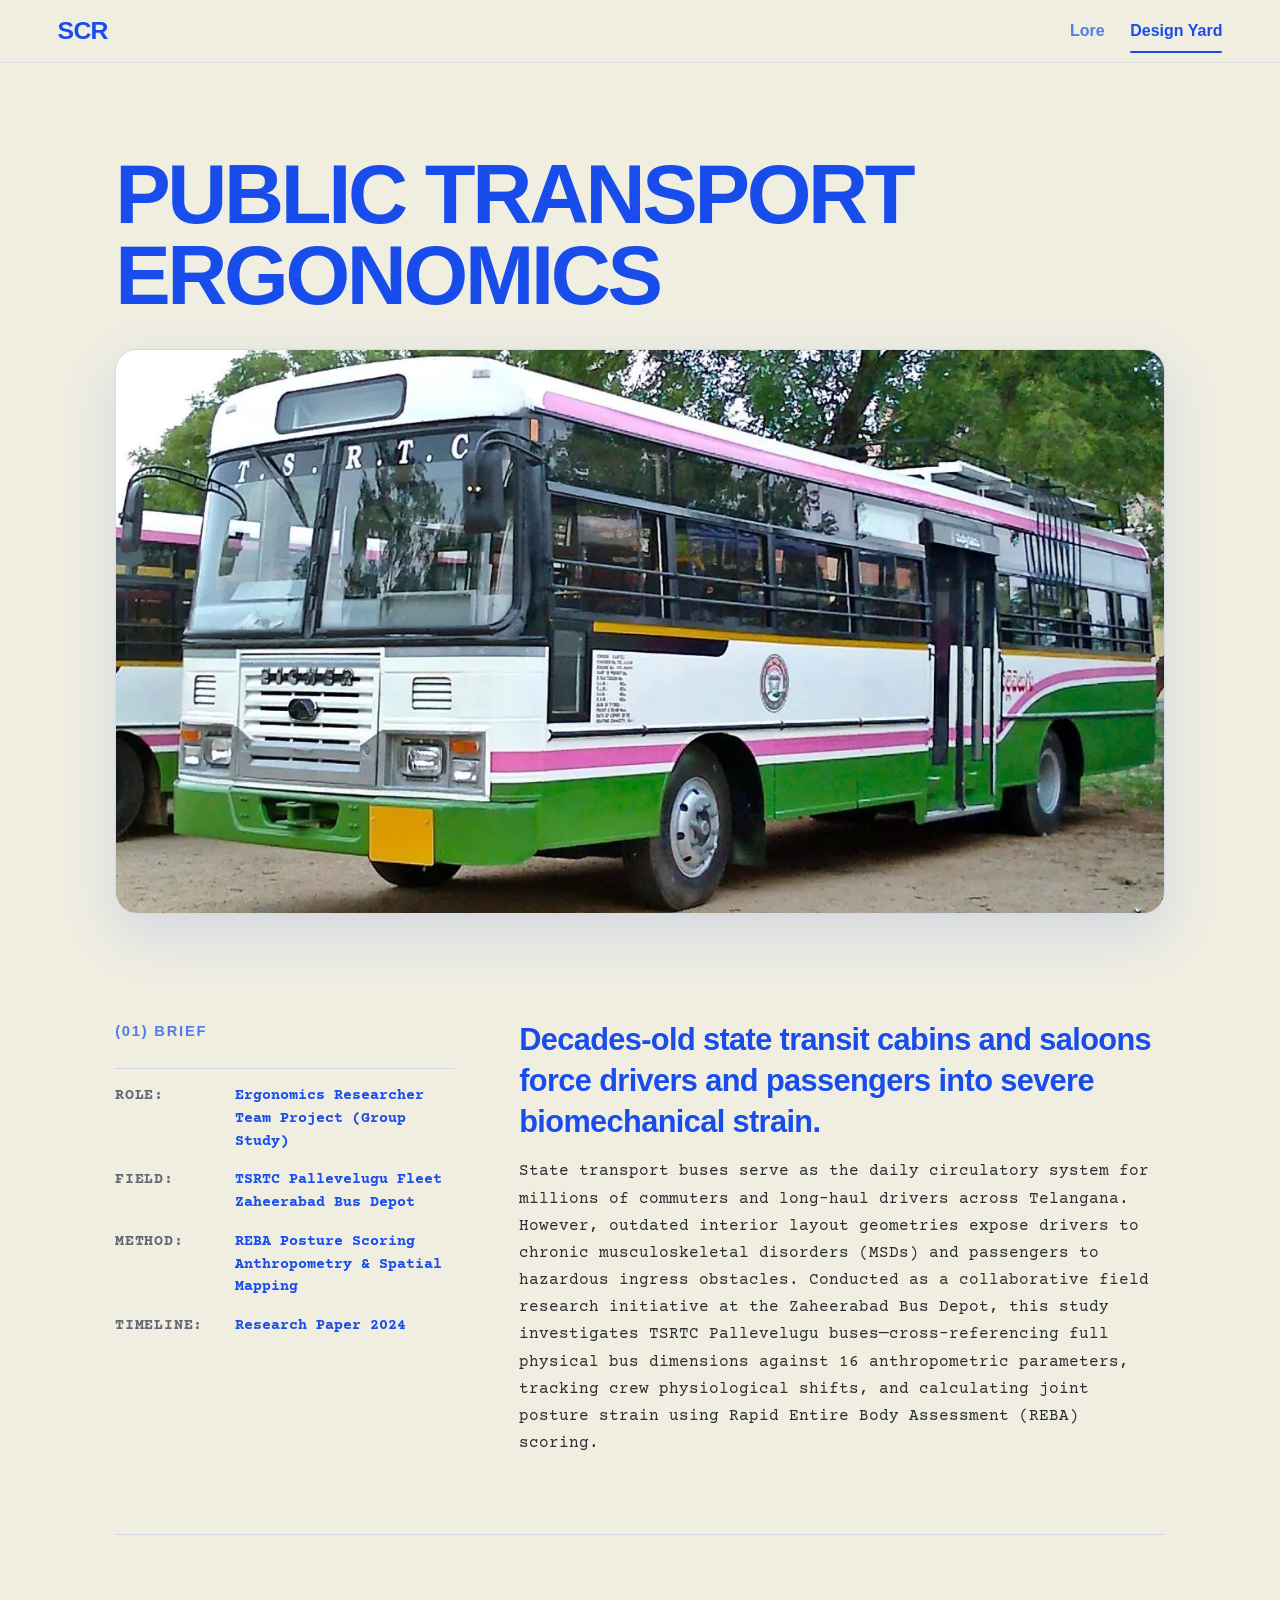
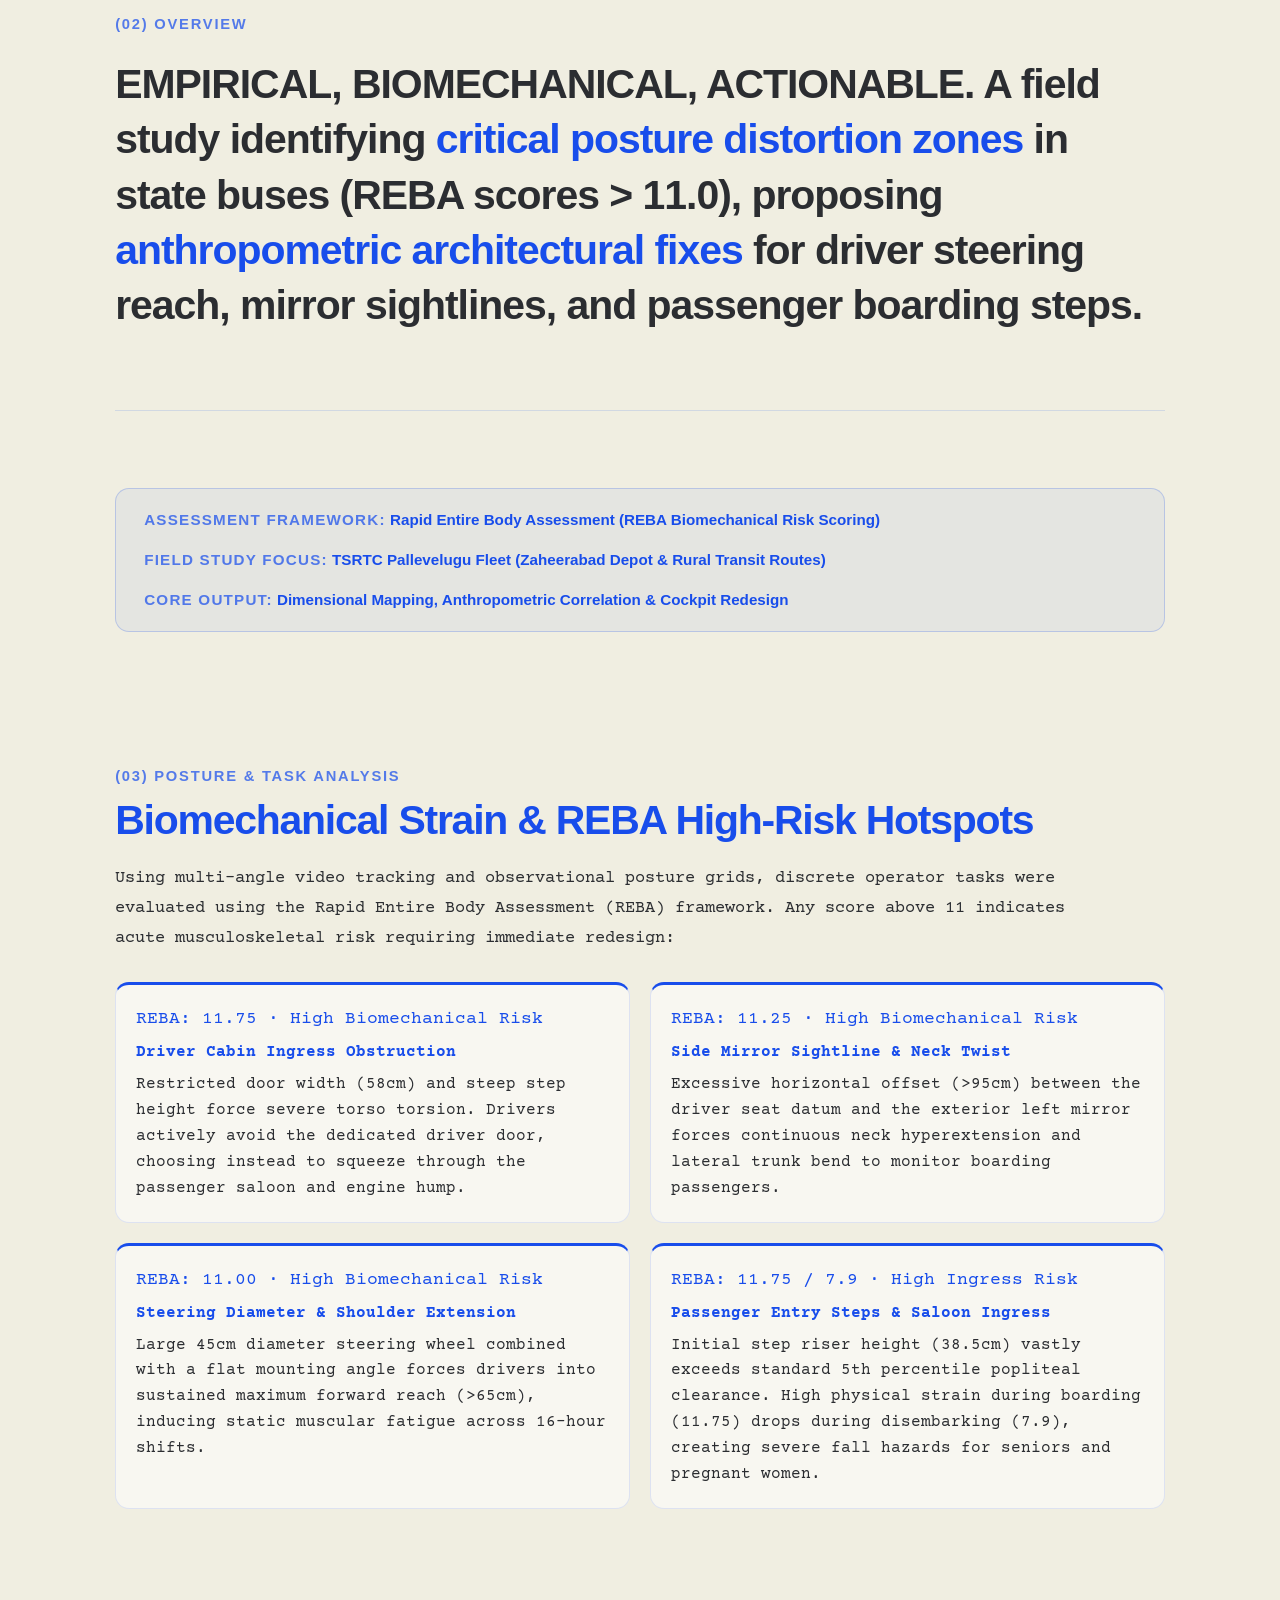
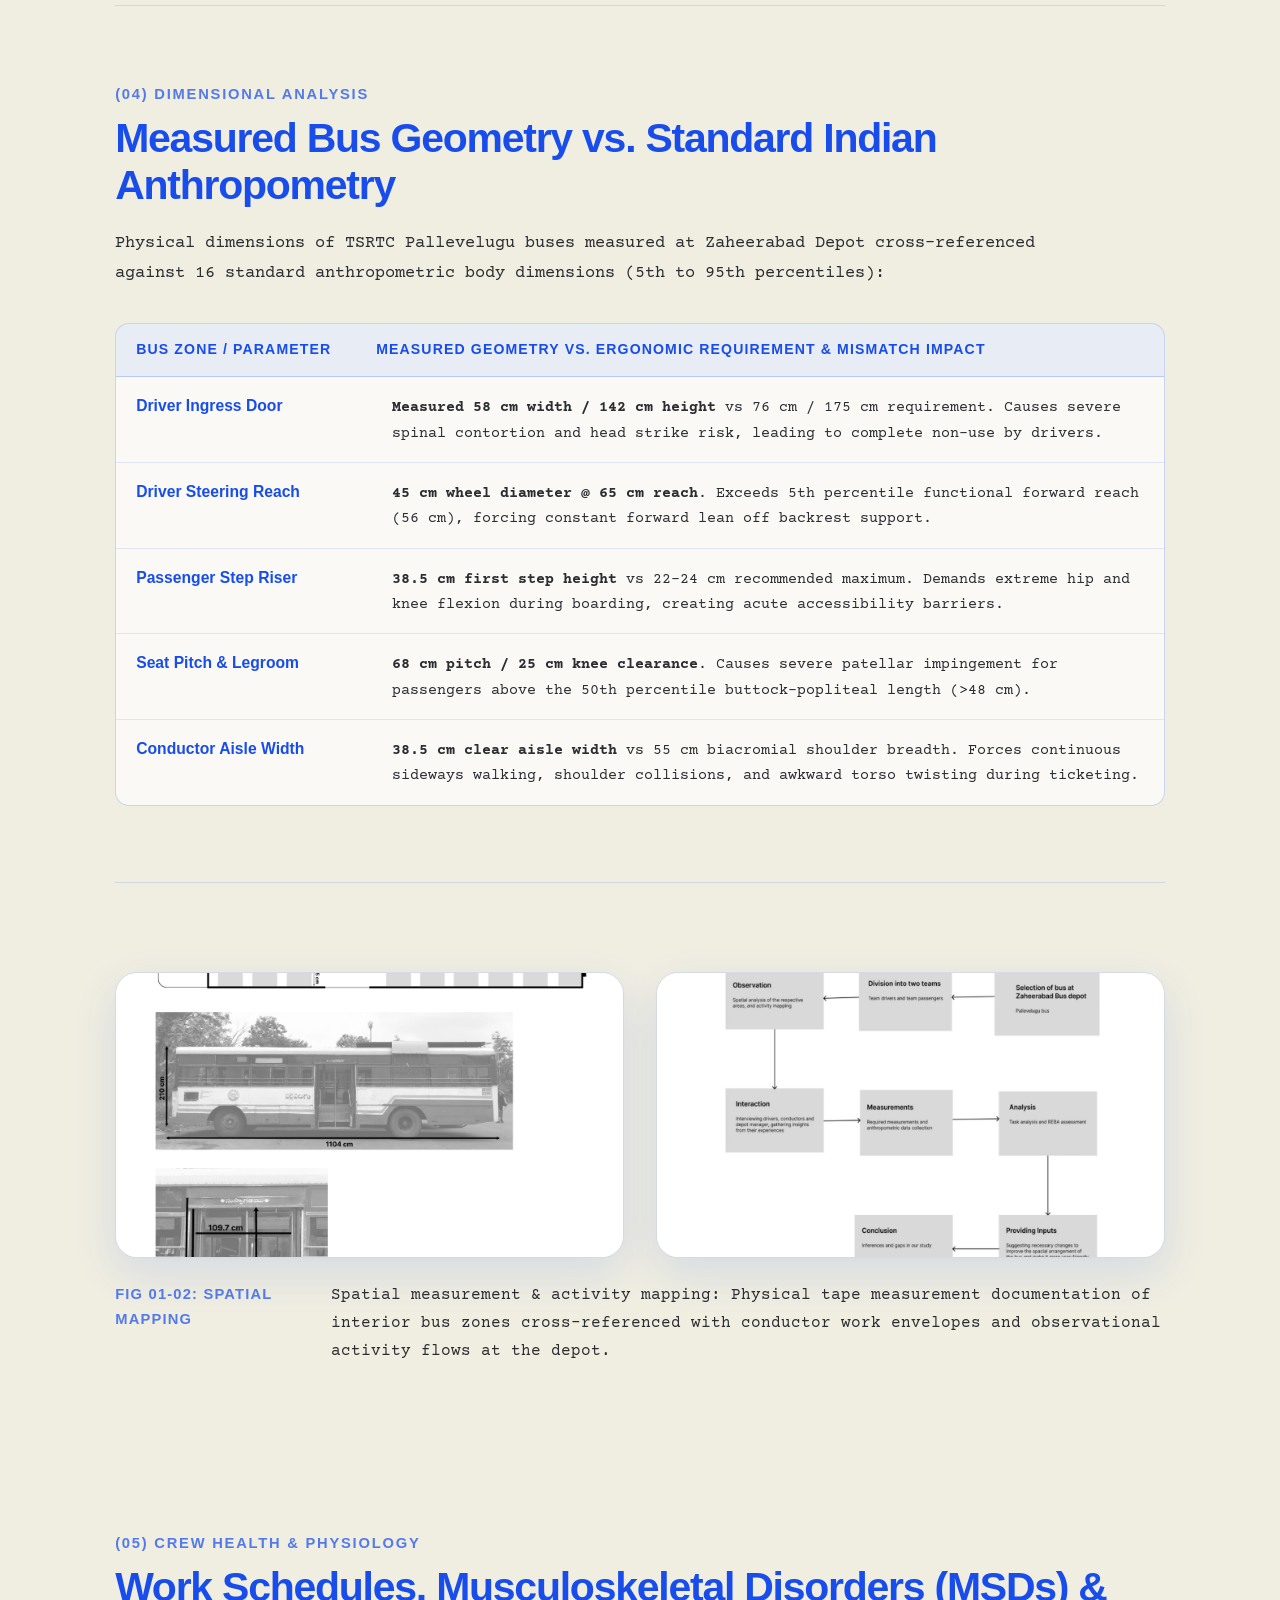
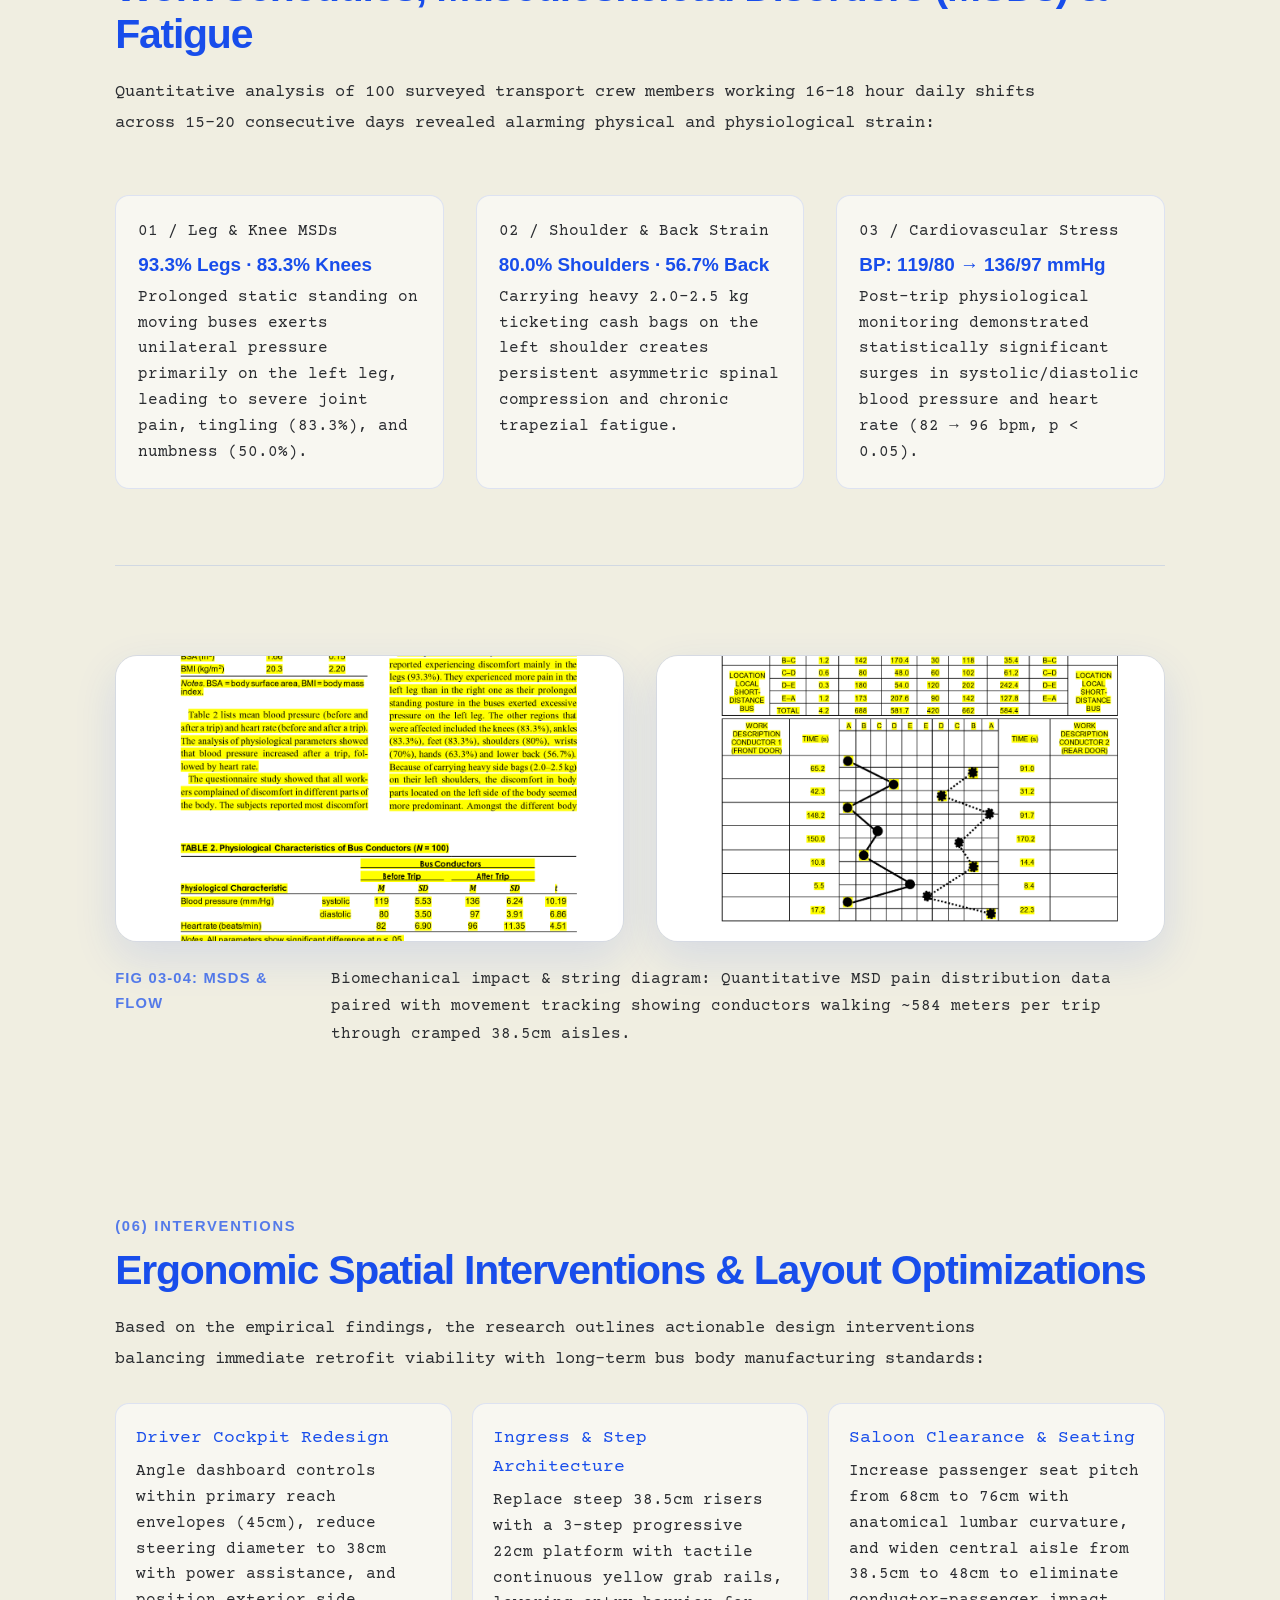
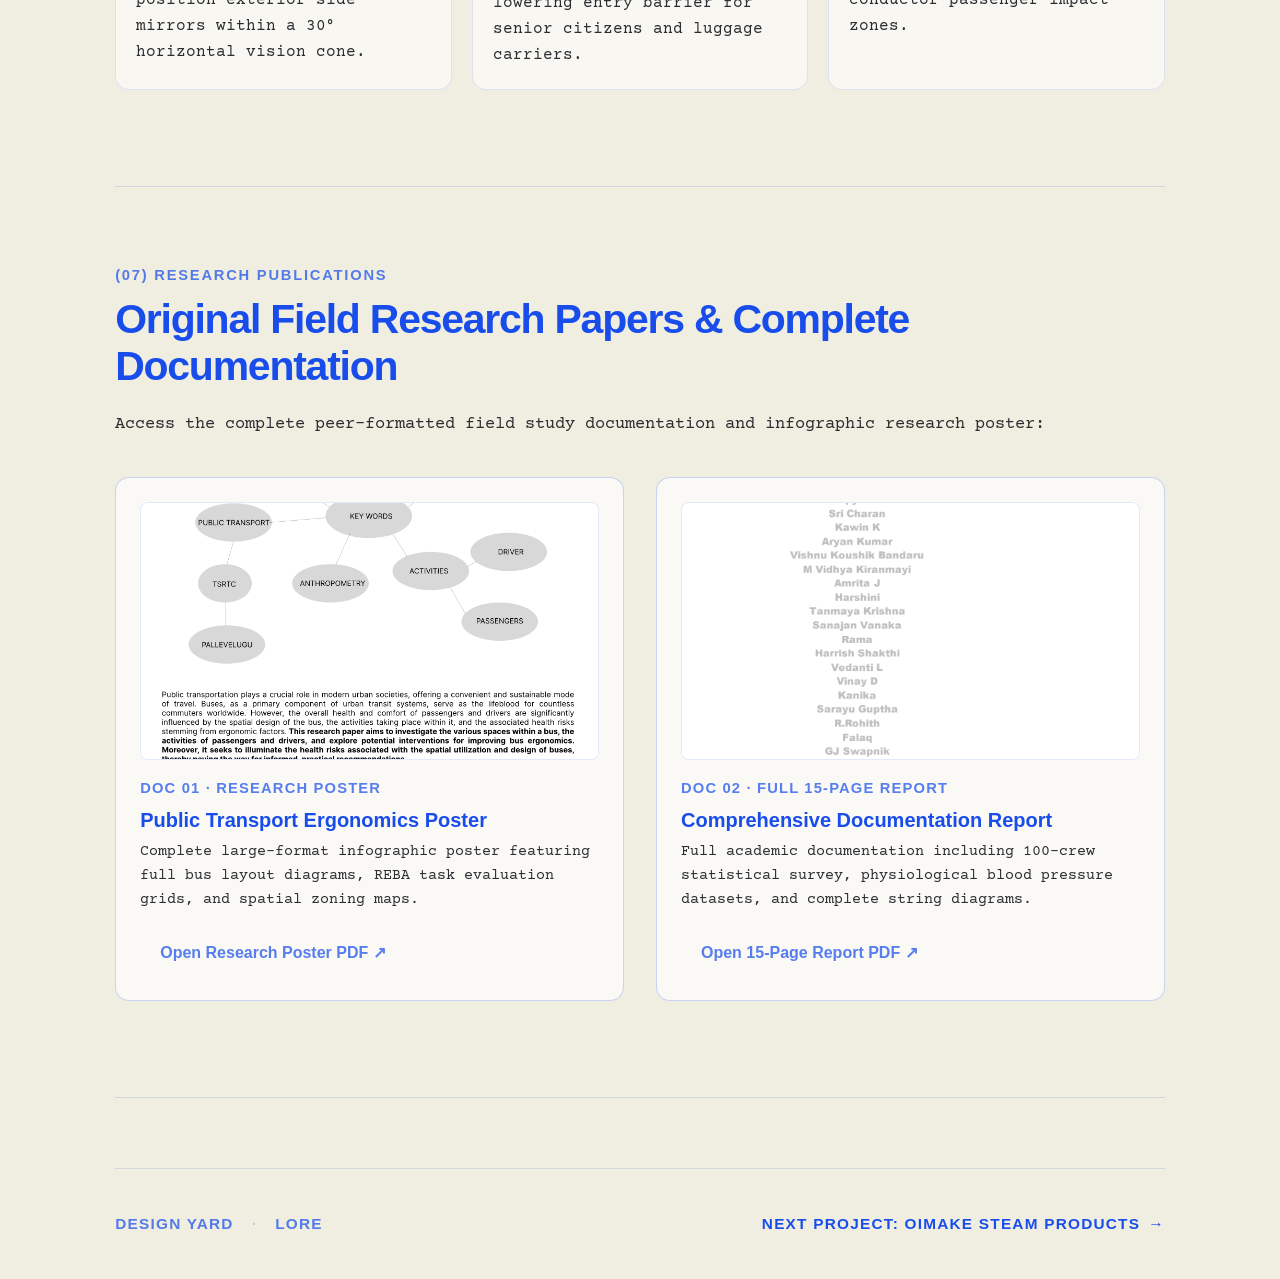
<file: ergonomics.html>
<!doctype html>
<html lang="en">
  <head>
    <meta charset="utf-8">
    <meta name="viewport" content="width=device-width, initial-scale=1">
    <title>Public Transport Ergonomics — Sri Charan Reddy | Field Research &amp; REBA Analysis</title>
    <link rel="stylesheet" href="styles.css">
  </head>
  <body class="designer-case-page">
    <header class="site-header">
      <a class="brand-badge" href="index.html" aria-label="Lore home">SCR</a>
      <nav class="site-nav" aria-label="Main pages">
        <a class="nav-pill" href="index.html">Lore</a>
        <a class="nav-pill active" href="design-yard.html">Design Yard</a>
      </nav>
    </header>

    <div class="dynamic-scroll-wrapper">
      <main class="case-study-container">
        
        <!-- HERO SECTION -->
        <section class="case-hero-section">
          <h1 class="case-project-title">Public Transport Ergonomics</h1>
          <div class="case-hero-banner parallax-in">
            <img src="repo/projects/ergonomics(paper)/images/350378-whatsapp-image-2023-07-17-at-45906-pm.webp" alt="Public transport ergonomics field research cover photograph">
          </div>
        </section>

        <!-- (01) 2-COLUMN SPLIT BRIEF -->
        <section class="split-brief-grid">
          <div class="brief-meta-col">
            <span class="mono-section-marker">(01) Brief</span>
            <div class="mono-meta-table">
              <div class="meta-row">
                <span class="meta-key">Role:</span>
                <span class="meta-val">Ergonomics Researcher<br>Team Project (Group Study)</span>
              </div>
              <div class="meta-row">
                <span class="meta-key">Field:</span>
                <span class="meta-val">TSRTC Pallevelugu Fleet<br>Zaheerabad Bus Depot</span>
              </div>
              <div class="meta-row">
                <span class="meta-key">Method:</span>
                <span class="meta-val">REBA Posture Scoring<br>Anthropometry &amp; Spatial Mapping</span>
              </div>
              <div class="meta-row">
                <span class="meta-key">Timeline:</span>
                <span class="meta-val">Research Paper 2024</span>
              </div>
            </div>
          </div>

          <div class="brief-text-col">
            <div class="brief-headline-premise">
              Decades-old state transit cabins and saloons force drivers and passengers into severe biomechanical strain.
            </div>
            <div class="drawer-content-prose" style="display: block; opacity: 1; padding: 0;">
              State transport buses serve as the daily circulatory system for millions of commuters and long-haul drivers across Telangana. However, outdated interior layout geometries expose drivers to chronic musculoskeletal disorders (MSDs) and passengers to hazardous ingress obstacles. Conducted as a collaborative field research initiative at the Zaheerabad Bus Depot, this study investigates TSRTC Pallevelugu buses—cross-referencing full physical bus dimensions against 16 anthropometric parameters, tracking crew physiological shifts, and calculating joint posture strain using Rapid Entire Body Assessment (REBA) scoring.
            </div>
          </div>
        </section>

        <!-- (02) OVERVIEW DUAL-OPACITY HIGHLIGHT -->
        <section class="case-overview-section">
          <span class="mono-section-marker">(02) Overview</span>
          <div class="overview-giant-statement">
            EMPIRICAL, BIOMECHANICAL, ACTIONABLE. A field study identifying <span class="highlight-blue">critical posture distortion zones</span> in state buses (REBA scores &gt; 11.0), proposing <span class="highlight-blue">anthropometric architectural fixes</span> for driver steering reach, mirror sightlines, and passenger boarding steps.
          </div>
        </section>

        <!-- METHODOLOGY CALLOUT BAR -->
        <div class="cmf-callout-bar">
          <div><span class="cmf-label">Assessment Framework:</span> <span class="cmf-specs">Rapid Entire Body Assessment (REBA Biomechanical Risk Scoring)</span></div>
          <div><span class="cmf-label">Field Study Focus:</span> <span class="cmf-specs">TSRTC Pallevelugu Fleet (Zaheerabad Depot &amp; Rural Transit Routes)</span></div>
          <div><span class="cmf-label">Core Output:</span> <span class="cmf-specs">Dimensional Mapping, Anthropometric Correlation &amp; Cockpit Redesign</span></div>
        </div>

        <!-- 03: CRITICAL REBA RISK FINDINGS (HIGH SPEED SCANNABLE CARDS) -->
        <section class="case-section-block">
          <div class="section-heading-row">
            <span class="mono-section-marker">(03) Posture &amp; Task Analysis</span>
            <h2 class="case-heading">Biomechanical Strain &amp; REBA High-Risk Hotspots</h2>
          </div>
          <p class="case-body-prose">
            Using multi-angle video tracking and observational posture grids, discrete operator tasks were evaluated using the Rapid Entire Body Assessment (REBA) framework. Any score above 11 indicates acute musculoskeletal risk requiring immediate redesign:
          </p>

          <div class="insights-list-grid" style="grid-template-columns: repeat(2, 1fr);">
            <div class="insight-item" style="border-top: 3px solid #184DEB;">
              <span class="insight-bullet" style="color: #184DEB;">REBA: 11.75 · High Biomechanical Risk</span>
              <strong style="color: var(--blue-primary); display: block; margin-bottom: 6px;">Driver Cabin Ingress Obstruction</strong>
              Restricted door width (58cm) and steep step height force severe torso torsion. Drivers actively avoid the dedicated driver door, choosing instead to squeeze through the passenger saloon and engine hump.
            </div>
            <div class="insight-item" style="border-top: 3px solid #184DEB;">
              <span class="insight-bullet" style="color: #184DEB;">REBA: 11.25 · High Biomechanical Risk</span>
              <strong style="color: var(--blue-primary); display: block; margin-bottom: 6px;">Side Mirror Sightline &amp; Neck Twist</strong>
              Excessive horizontal offset (>95cm) between the driver seat datum and the exterior left mirror forces continuous neck hyperextension and lateral trunk bend to monitor boarding passengers.
            </div>
            <div class="insight-item" style="border-top: 3px solid #184DEB;">
              <span class="insight-bullet" style="color: #184DEB;">REBA: 11.00 · High Biomechanical Risk</span>
              <strong style="color: var(--blue-primary); display: block; margin-bottom: 6px;">Steering Diameter &amp; Shoulder Extension</strong>
              Large 45cm diameter steering wheel combined with a flat mounting angle forces drivers into sustained maximum forward reach (>65cm), inducing static muscular fatigue across 16-hour shifts.
            </div>
            <div class="insight-item" style="border-top: 3px solid #184DEB;">
              <span class="insight-bullet" style="color: #184DEB;">REBA: 11.75 / 7.9 · High Ingress Risk</span>
              <strong style="color: var(--blue-primary); display: block; margin-bottom: 6px;">Passenger Entry Steps &amp; Saloon Ingress</strong>
              Initial step riser height (38.5cm) vastly exceeds standard 5th percentile popliteal clearance. High physical strain during boarding (11.75) drops during disembarking (7.9), creating severe fall hazards for seniors and pregnant women.
            </div>
          </div>
        </section>

        <!-- 04: SPATIAL DIMENSIONS VS ANTHROPOMETRY DATA TABLE -->
        <section class="case-section-block">
          <div class="section-heading-row">
            <span class="mono-section-marker">(04) Dimensional Analysis</span>
            <h2 class="case-heading">Measured Bus Geometry vs. Standard Indian Anthropometry</h2>
          </div>
          <p class="case-body-prose">
            Physical dimensions of TSRTC Pallevelugu buses measured at Zaheerabad Depot cross-referenced against 16 standard anthropometric body dimensions (5th to 95th percentiles):
          </p>

          <div class="research-table-card">
            <div class="research-table-header">
              <span>Bus Zone / Parameter</span>
              <span>Measured Geometry vs. Ergonomic Requirement &amp; Mismatch Impact</span>
            </div>
            <div class="research-table-row">
              <span class="table-key">Driver Ingress Door</span>
              <span class="table-val"><strong>Measured 58 cm width / 142 cm height</strong> vs 76 cm / 175 cm requirement. Causes severe spinal contortion and head strike risk, leading to complete non-use by drivers.</span>
            </div>
            <div class="research-table-row">
              <span class="table-key">Driver Steering Reach</span>
              <span class="table-val"><strong>45 cm wheel diameter @ 65 cm reach</strong>. Exceeds 5th percentile functional forward reach (56 cm), forcing constant forward lean off backrest support.</span>
            </div>
            <div class="research-table-row">
              <span class="table-key">Passenger Step Riser</span>
              <span class="table-val"><strong>38.5 cm first step height</strong> vs 22–24 cm recommended maximum. Demands extreme hip and knee flexion during boarding, creating acute accessibility barriers.</span>
            </div>
            <div class="research-table-row">
              <span class="table-key">Seat Pitch &amp; Legroom</span>
              <span class="table-val"><strong>68 cm pitch / 25 cm knee clearance</strong>. Causes severe patellar impingement for passengers above the 50th percentile buttock-popliteal length (>48 cm).</span>
            </div>
            <div class="research-table-row">
              <span class="table-key">Conductor Aisle Width</span>
              <span class="table-val"><strong>38.5 cm clear aisle width</strong> vs 55 cm biacromial shoulder breadth. Forces continuous sideways walking, shoulder collisions, and awkward torso twisting during ticketing.</span>
            </div>
          </div>
        </section>

        <!-- FIGURE 01-02: SPATIAL MEASUREMENT & ACTIVITY MAPPING -->
        <div class="case-figure-block parallax-in">
          <div class="two-image-grid">
            <div class="figure-media-wrap">
              <img src="repo/projects/ergonomics(paper)/images/bus_measurements.png" alt="Bus spatial dimensional tape measurement documentation and conductor work area">
            </div>
            <div class="figure-media-wrap">
              <img src="repo/projects/ergonomics(paper)/images/activity_mapping.png" alt="Activity mapping methodology flow chart at Zaheerabad Bus Depot">
            </div>
          </div>
          <div class="figure-caption-row">
            <div class="figure-number-tag">Fig 01-02: Spatial Mapping</div>
            <div class="figure-caption-text">
              Spatial measurement &amp; activity mapping: Physical tape measurement documentation of interior bus zones cross-referenced with conductor work envelopes and observational activity flows at the depot.
            </div>
          </div>
        </div>

        <!-- 05: CREW HEALTH, PHYSIOLOGICAL SHIFT & MSD STATS -->
        <section class="case-section-block">
          <div class="section-heading-row">
            <span class="mono-section-marker">(05) Crew Health &amp; Physiology</span>
            <h2 class="case-heading">Work Schedules, Musculoskeletal Disorders (MSDs) &amp; Fatigue</h2>
          </div>
          <p class="case-body-prose">
            Quantitative analysis of 100 surveyed transport crew members working 16–18 hour daily shifts across 15–20 consecutive days revealed alarming physical and physiological strain:
          </p>

          <div class="cognitive-benefits-grid">
            <div class="benefit-card">
              <span class="benefit-step">01 / Leg &amp; Knee MSDs</span>
              <h4>93.3% Legs · 83.3% Knees</h4>
              <p>Prolonged static standing on moving buses exerts unilateral pressure primarily on the left leg, leading to severe joint pain, tingling (83.3%), and numbness (50.0%).</p>
            </div>
            <div class="benefit-card">
              <span class="benefit-step">02 / Shoulder &amp; Back Strain</span>
              <h4>80.0% Shoulders · 56.7% Back</h4>
              <p>Carrying heavy 2.0–2.5 kg ticketing cash bags on the left shoulder creates persistent asymmetric spinal compression and chronic trapezial fatigue.</p>
            </div>
            <div class="benefit-card">
              <span class="benefit-step">03 / Cardiovascular Stress</span>
              <h4>BP: 119/80 → 136/97 mmHg</h4>
              <p>Post-trip physiological monitoring demonstrated statistically significant surges in systolic/diastolic blood pressure and heart rate (82 → 96 bpm, p &lt; 0.05).</p>
            </div>
          </div>
        </section>

        <!-- FIGURE 03-04: MSD CHART & STRING DIAGRAM -->
        <div class="case-figure-block parallax-in">
          <div class="two-image-grid">
            <div class="figure-media-wrap">
              <img src="repo/projects/ergonomics(paper)/images/msd_chart.png" alt="Physiological characteristics table and MSD pain distribution chart">
            </div>
            <div class="figure-media-wrap">
              <img src="repo/projects/ergonomics(paper)/images/string_diagram.png" alt="String diagram tracking conductor movement over 580 meters per trip">
            </div>
          </div>
          <div class="figure-caption-row">
            <div class="figure-number-tag">Fig 03-04: MSDs &amp; Flow</div>
            <div class="figure-caption-text">
              Biomechanical impact &amp; string diagram: Quantitative MSD pain distribution data paired with movement tracking showing conductors walking ~584 meters per trip through cramped 38.5cm aisles.
            </div>
          </div>
        </div>

        <!-- 06: EVIDENCE-BASED DESIGN RECOMMENDATIONS -->
        <section class="case-section-block">
          <div class="section-heading-row">
            <span class="mono-section-marker">(06) Interventions</span>
            <h2 class="case-heading">Ergonomic Spatial Interventions &amp; Layout Optimizations</h2>
          </div>
          <p class="case-body-prose">
            Based on the empirical findings, the research outlines actionable design interventions balancing immediate retrofit viability with long-term bus body manufacturing standards:
          </p>

          <div class="insights-list-grid">
            <div class="insight-item">
              <span class="insight-bullet">Driver Cockpit Redesign</span>
              Angle dashboard controls within primary reach envelopes (45cm), reduce steering diameter to 38cm with power assistance, and position exterior side mirrors within a 30° horizontal vision cone.
            </div>
            <div class="insight-item">
              <span class="insight-bullet">Ingress &amp; Step Architecture</span>
              Replace steep 38.5cm risers with a 3-step progressive 22cm platform with tactile continuous yellow grab rails, lowering entry barrier for senior citizens and luggage carriers.
            </div>
            <div class="insight-item">
              <span class="insight-bullet">Saloon Clearance &amp; Seating</span>
              Increase passenger seat pitch from 68cm to 76cm with anatomical lumbar curvature, and widen central aisle from 38.5cm to 48cm to eliminate conductor-passenger impact zones.
            </div>
          </div>
        </section>

        <!-- 07: COMPLETE RESEARCH DOCUMENTS ACCESS -->
        <section class="case-section-block">
          <div class="section-heading-row">
            <span class="mono-section-marker">(07) Research Publications</span>
            <h2 class="case-heading">Original Field Research Papers &amp; Complete Documentation</h2>
          </div>
          <p class="case-body-prose">
            Access the complete peer-formatted field study documentation and infographic research poster:
          </p>

          <div class="two-image-grid" style="margin-top: 16px;">
            <div style="background: rgba(255, 255, 255, 0.65); border: 1px solid var(--blue-border); border-radius: var(--radius-md); padding: 24px; display: flex; flex-direction: column; justify-content: space-between; gap: 16px;">
              <div>
                <a href="repo/projects/ergonomics(paper)/ergonomic research for public transport .pdf" target="_blank" rel="noopener noreferrer" style="display: block; border-radius: var(--radius-sm); overflow: hidden; border: 1px solid var(--blue-border-subtle); margin-bottom: 16px; aspect-ratio: 16/9; background: #fff;">
                  <img src="repo/projects/ergonomics(paper)/images/poster_thumb.png" alt="Public Transport Ergonomics Research Poster Thumbnail" style="width: 100%; height: 100%; object-fit: cover; display: block;">
                </a>
                <span class="figure-number-tag" style="display: block; margin-bottom: 8px;">Doc 01 · Research Poster</span>
                <h3 style="font-family: var(--font-heading); font-size: 1.25rem; color: var(--blue-primary); margin: 0 0 8px 0;">Public Transport Ergonomics Poster</h3>
                <p style="font-family: var(--font-body); font-size: 0.95rem; color: var(--text-body); line-height: 1.6; margin: 0;">
                  Complete large-format infographic poster featuring full bus layout diagrams, REBA task evaluation grids, and spatial zoning maps.
                </p>
              </div>
              <a class="nav-pill" href="repo/projects/ergonomics(paper)/ergonomic research for public transport .pdf" target="_blank" rel="noopener noreferrer" style="align-self: flex-start; text-decoration: none; padding: 10px 20px; font-weight: 700;">
                Open Research Poster PDF ↗
              </a>
            </div>

            <div style="background: rgba(255, 255, 255, 0.65); border: 1px solid var(--blue-border); border-radius: var(--radius-md); padding: 24px; display: flex; flex-direction: column; justify-content: space-between; gap: 16px;">
              <div>
                <a href="repo/projects/ergonomics(paper)/Ergonomics final docu.docx.pdf" target="_blank" rel="noopener noreferrer" style="display: block; border-radius: var(--radius-sm); overflow: hidden; border: 1px solid var(--blue-border-subtle); margin-bottom: 16px; aspect-ratio: 16/9; background: #fff;">
                  <img src="repo/projects/ergonomics(paper)/images/report_thumb.png" alt="Comprehensive Documentation Report Thumbnail" style="width: 100%; height: 100%; object-fit: cover; display: block;">
                </a>
                <span class="figure-number-tag" style="display: block; margin-bottom: 8px;">Doc 02 · Full 15-Page Report</span>
                <h3 style="font-family: var(--font-heading); font-size: 1.25rem; color: var(--blue-primary); margin: 0 0 8px 0;">Comprehensive Documentation Report</h3>
                <p style="font-family: var(--font-body); font-size: 0.95rem; color: var(--text-body); line-height: 1.6; margin: 0;">
                  Full academic documentation including 100-crew statistical survey, physiological blood pressure datasets, and complete string diagrams.
                </p>
              </div>
              <a class="nav-pill" href="repo/projects/ergonomics(paper)/Ergonomics final docu.docx.pdf" target="_blank" rel="noopener noreferrer" style="align-self: flex-start; text-decoration: none; padding: 10px 20px; font-weight: 700;">
                Open 15-Page Report PDF ↗
              </a>
            </div>
          </div>
        </section>

        <!-- DESIGNER MINIMAL FOOTER NAV -->
        <footer class="case-footer-nav">
          <div class="case-footer-links">
            <a href="design-yard.html">Design Yard</a>
            <span class="case-nav-dot">·</span>
            <a href="index.html">Lore</a>
          </div>
          <a class="next-case-link" href="oimake.html">
            <span>Next Project: OiMake STEAM Products</span>
            <span>→</span>
          </a>
        </footer>

      </main>
    </div>

    <script src="case-study.js"></script>
  </body>
</html>
</file>
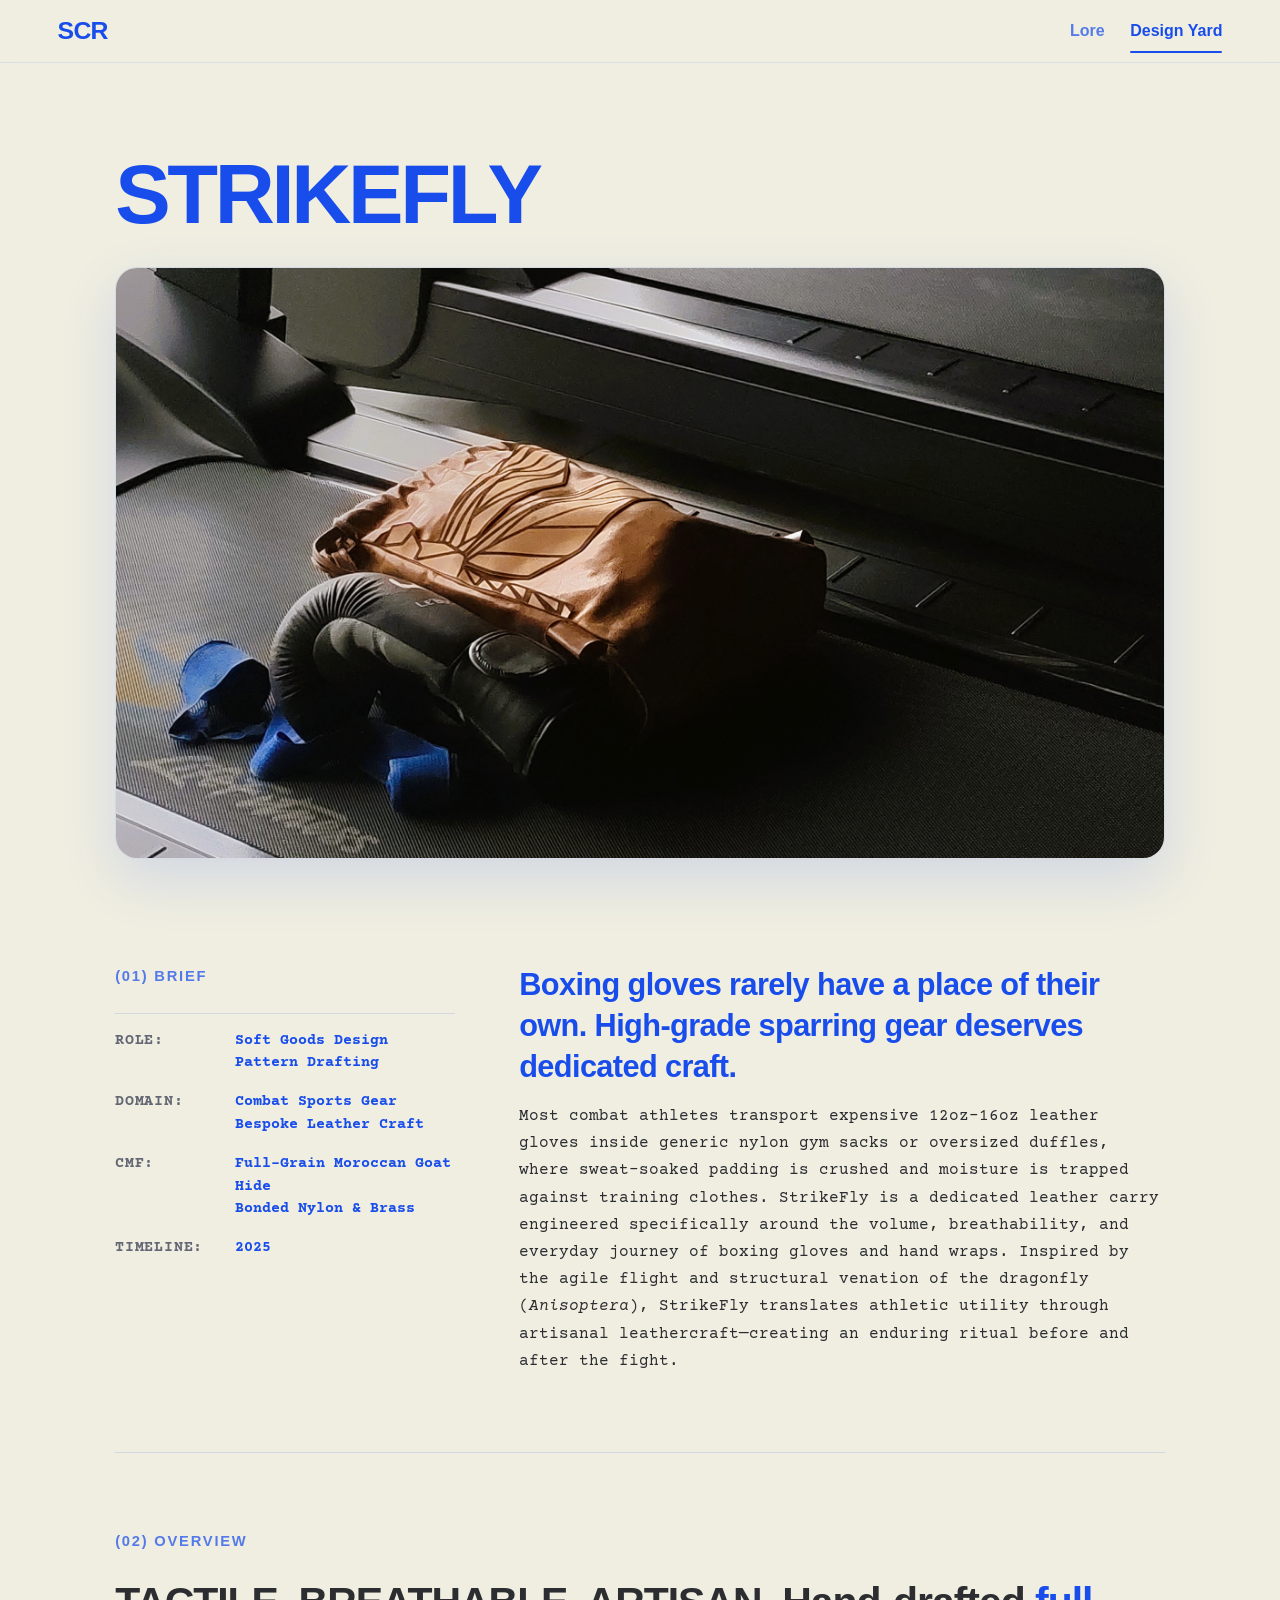
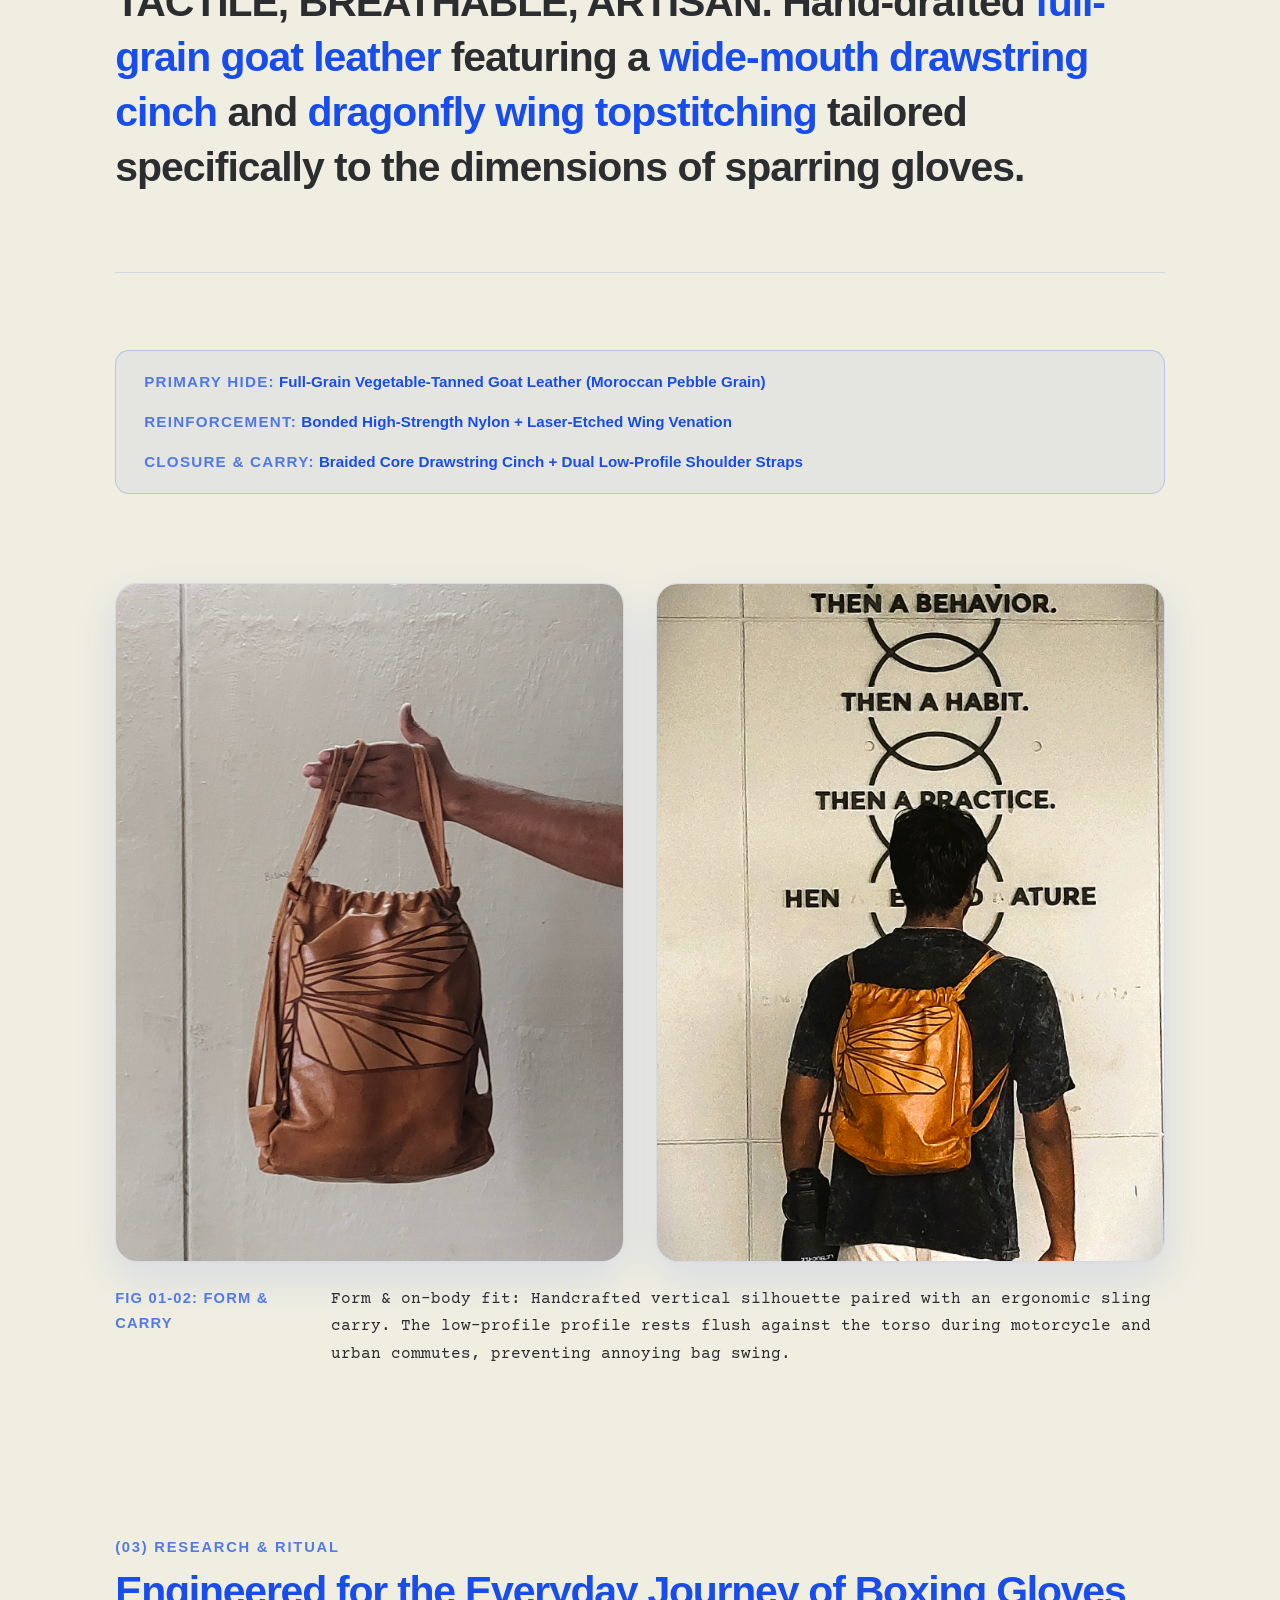
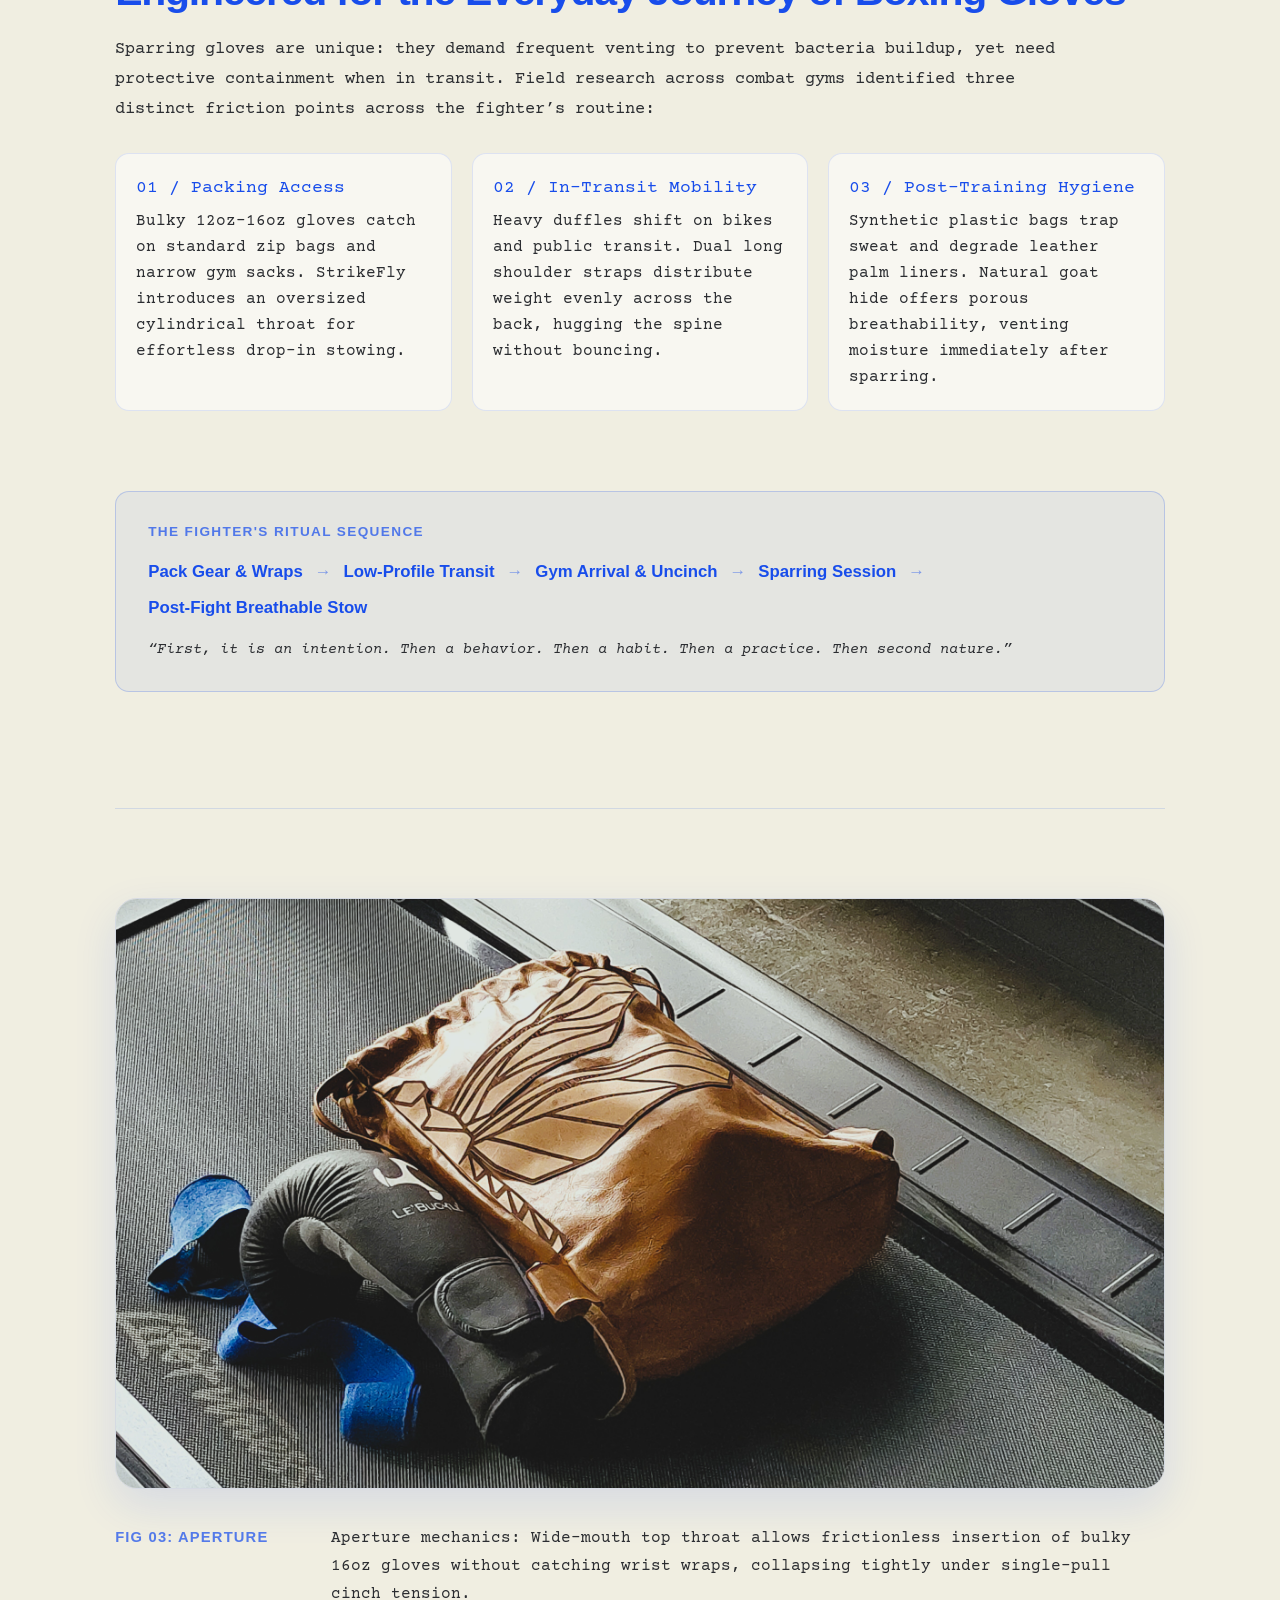
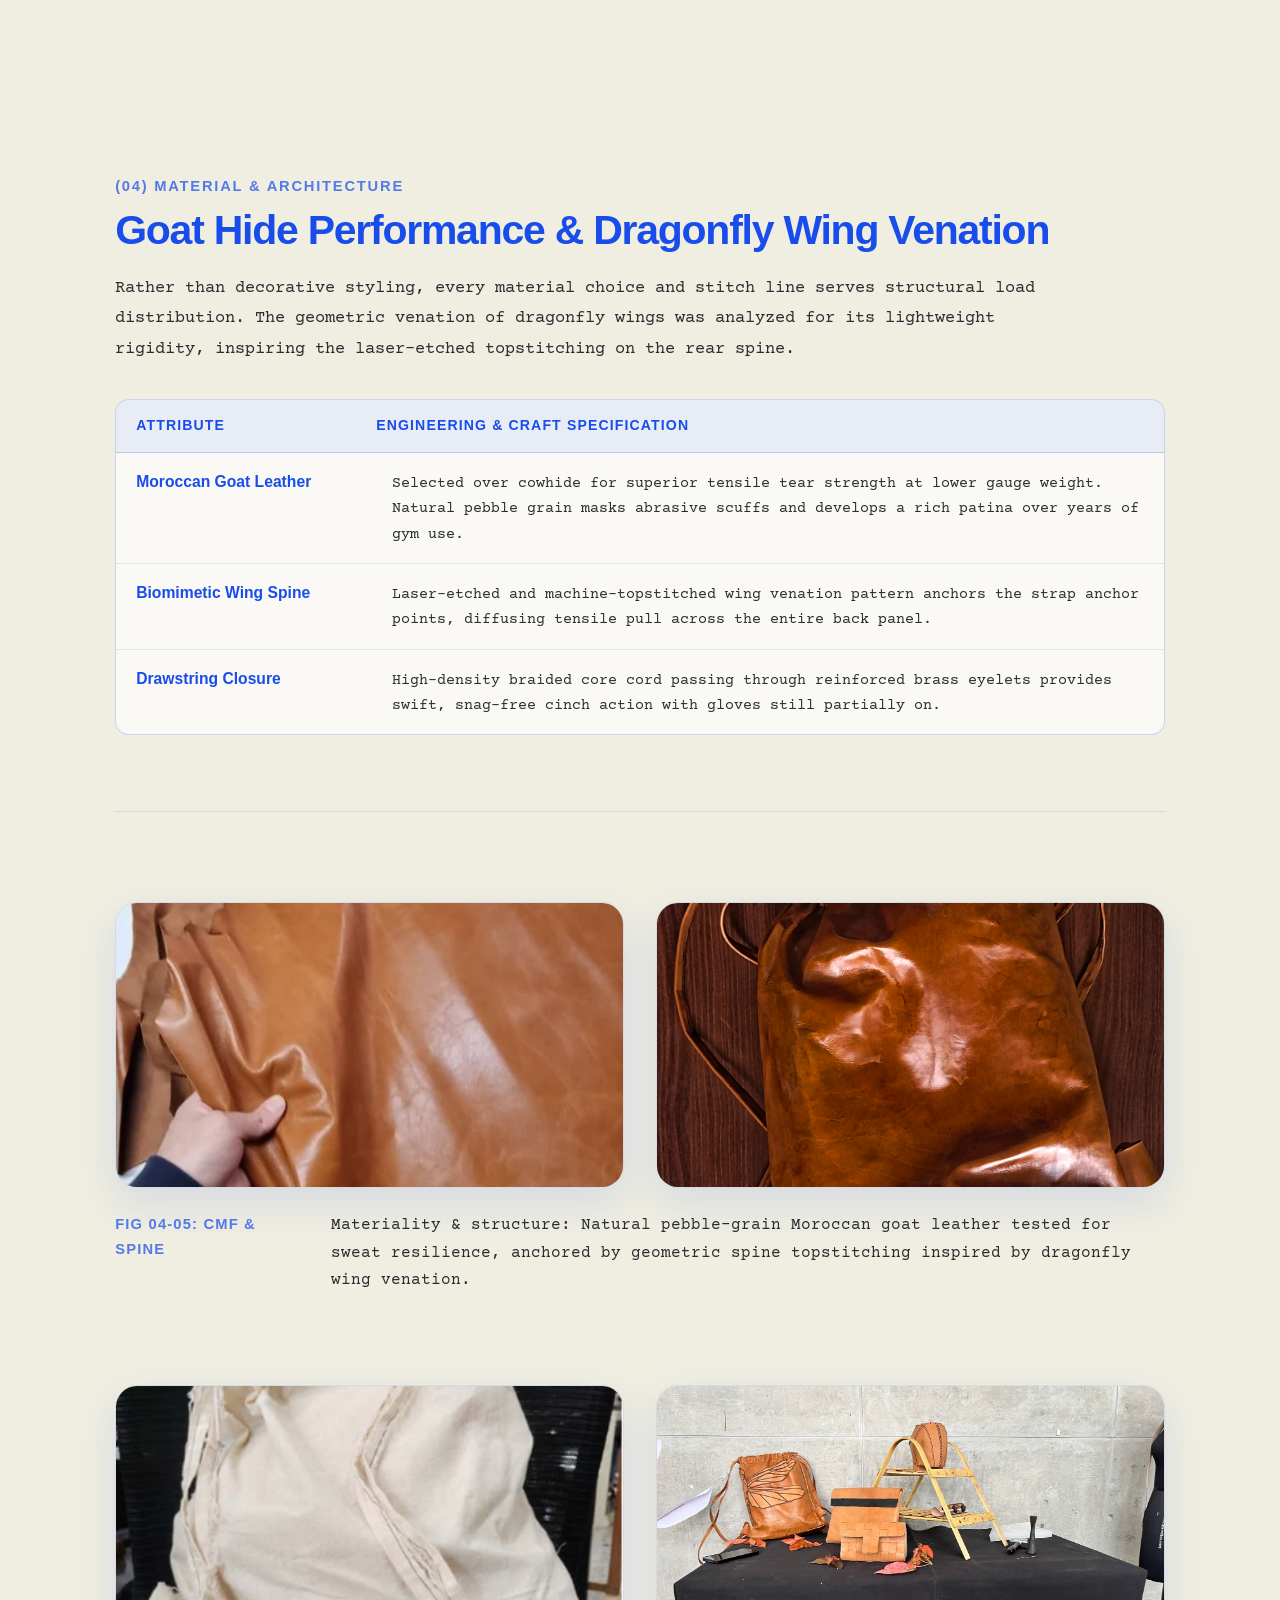
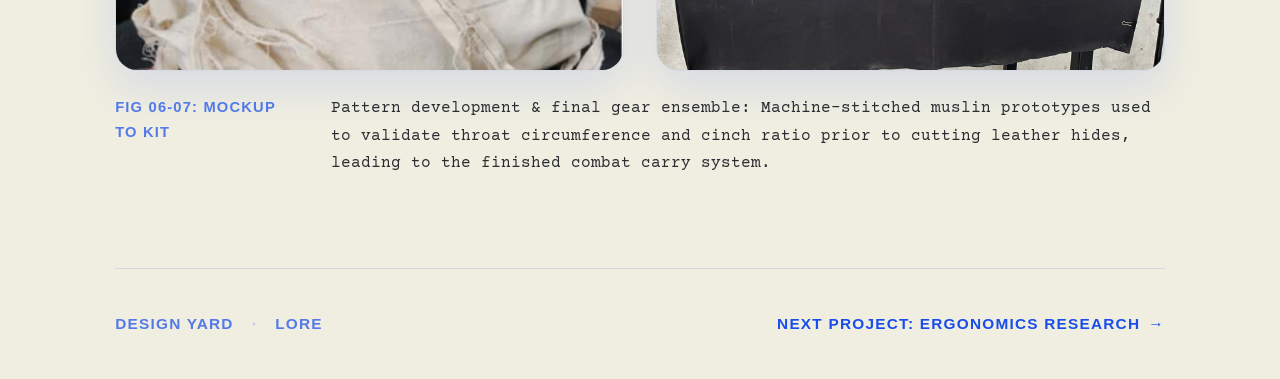
<file: leather-bag.html>
<!doctype html>
<html lang="en">
  <head>
    <meta charset="utf-8">
    <meta name="viewport" content="width=device-width, initial-scale=1">
    <title>StrikeFly — Sri Charan Reddy | Dedicated Leather Boxing Carry</title>
    <link rel="stylesheet" href="styles.css">
  </head>
  <body class="designer-case-page">
    <header class="site-header">
      <a class="brand-badge" href="index.html" aria-label="Lore home">SCR</a>
      <nav class="site-nav" aria-label="Main pages">
        <a class="nav-pill" href="index.html">Lore</a>
        <a class="nav-pill active" href="design-yard.html">Design Yard</a>
      </nav>
    </header>

    <div class="dynamic-scroll-wrapper">
      <main class="case-study-container">
        
        <!-- HERO SECTION -->
        <section class="case-hero-section">
          <h1 class="case-project-title">StrikeFly</h1>
          <div class="case-hero-banner parallax-in">
            <img src="repo/projects/leather bag/images/bag picture 2.jpg" alt="StrikeFly dedicated leather boxing glove carry cinched profile photograph">
          </div>
        </section>

        <!-- (01) 2-COLUMN SPLIT BRIEF -->
        <section class="split-brief-grid">
          <div class="brief-meta-col">
            <span class="mono-section-marker">(01) Brief</span>
            <div class="mono-meta-table">
              <div class="meta-row">
                <span class="meta-key">Role:</span>
                <span class="meta-val">Soft Goods Design<br>Pattern Drafting</span>
              </div>
              <div class="meta-row">
                <span class="meta-key">Domain:</span>
                <span class="meta-val">Combat Sports Gear<br>Bespoke Leather Craft</span>
              </div>
              <div class="meta-row">
                <span class="meta-key">CMF:</span>
                <span class="meta-val">Full-Grain Moroccan Goat Hide<br>Bonded Nylon &amp; Brass</span>
              </div>
              <div class="meta-row">
                <span class="meta-key">Timeline:</span>
                <span class="meta-val">2025</span>
              </div>
            </div>
          </div>

          <div class="brief-text-col">
            <div class="brief-headline-premise">
              Boxing gloves rarely have a place of their own. High-grade sparring gear deserves dedicated craft.
            </div>
            <div class="drawer-content-prose" style="display: block; opacity: 1; padding: 0;">
              Most combat athletes transport expensive 12oz–16oz leather gloves inside generic nylon gym sacks or oversized duffles, where sweat-soaked padding is crushed and moisture is trapped against training clothes. StrikeFly is a dedicated leather carry engineered specifically around the volume, breathability, and everyday journey of boxing gloves and hand wraps. Inspired by the agile flight and structural venation of the dragonfly (<em>Anisoptera</em>), StrikeFly translates athletic utility through artisanal leathercraft—creating an enduring ritual before and after the fight.
            </div>
          </div>
        </section>

        <!-- (02) OVERVIEW DUAL-OPACITY HIGHLIGHT -->
        <section class="case-overview-section">
          <span class="mono-section-marker">(02) Overview</span>
          <div class="overview-giant-statement">
            TACTILE, BREATHABLE, ARTISAN. Hand-drafted <span class="highlight-blue">full-grain goat leather</span> featuring a <span class="highlight-blue">wide-mouth drawstring cinch</span> and <span class="highlight-blue">dragonfly wing topstitching</span> tailored specifically to the dimensions of sparring gloves.
          </div>
        </section>

        <!-- CMF CALLOUT BAR -->
        <div class="cmf-callout-bar">
          <div><span class="cmf-label">Primary Hide:</span> <span class="cmf-specs">Full-Grain Vegetable-Tanned Goat Leather (Moroccan Pebble Grain)</span></div>
          <div><span class="cmf-label">Reinforcement:</span> <span class="cmf-specs">Bonded High-Strength Nylon + Laser-Etched Wing Venation</span></div>
          <div><span class="cmf-label">Closure &amp; Carry:</span> <span class="cmf-specs">Braided Core Drawstring Cinch + Dual Low-Profile Shoulder Straps</span></div>
        </div>

        <!-- FIGURE 01-02: SIDE-BY-SIDE PORTRAIT PAIR (HERO + FIG 1) -->
        <div class="case-figure-block parallax-in">
          <div class="two-image-grid portrait-pair">
            <div class="figure-media-wrap">
              <img src="repo/projects/leather bag/images/bag front.jpg" alt="StrikeFly full-grain leather bag standing front elevation">
            </div>
            <div class="figure-media-wrap">
              <img src="repo/projects/leather bag/images/bag using.jpg" alt="StrikeFly worn on-body over shoulder in commute stance">
            </div>
          </div>
          <div class="figure-caption-row">
            <div class="figure-number-tag">Fig 01-02: Form &amp; Carry</div>
            <div class="figure-caption-text">
              Form &amp; on-body fit: Handcrafted vertical silhouette paired with an ergonomic sling carry. The low-profile profile rests flush against the torso during motorcycle and urban commutes, preventing annoying bag swing.
            </div>
          </div>
        </div>

        <!-- 03: THE COMBAT JOURNEY & PROBLEM SPACE -->
        <section class="case-section-block">
          <div class="section-heading-row">
            <span class="mono-section-marker">(03) Research &amp; Ritual</span>
            <h2 class="case-heading">Engineered for the Everyday Journey of Boxing Gloves</h2>
          </div>
          <p class="case-body-prose">
            Sparring gloves are unique: they demand frequent venting to prevent bacteria buildup, yet need protective containment when in transit. Field research across combat gyms identified three distinct friction points across the fighter’s routine:
          </p>

          <div class="insights-list-grid">
            <div class="insight-item">
              <span class="insight-bullet">01 / Packing Access</span>
              Bulky 12oz–16oz gloves catch on standard zip bags and narrow gym sacks. StrikeFly introduces an oversized cylindrical throat for effortless drop-in stowing.
            </div>
            <div class="insight-item">
              <span class="insight-bullet">02 / In-Transit Mobility</span>
              Heavy duffles shift on bikes and public transit. Dual long shoulder straps distribute weight evenly across the back, hugging the spine without bouncing.
            </div>
            <div class="insight-item">
              <span class="insight-bullet">03 / Post-Training Hygiene</span>
              Synthetic plastic bags trap sweat and degrade leather palm liners. Natural goat hide offers porous breathability, venting moisture immediately after sparring.
            </div>
          </div>

          <div class="core-process-flow-banner">
            <span class="process-banner-label">The Fighter's Ritual Sequence</span>
            <div class="process-flow-chain">
              <span>Pack Gear &amp; Wraps</span>
              <span class="flow-arrow">→</span>
              <span>Low-Profile Transit</span>
              <span class="flow-arrow">→</span>
              <span>Gym Arrival &amp; Uncinch</span>
              <span class="flow-arrow">→</span>
              <span>Sparring Session</span>
              <span class="flow-arrow">→</span>
              <span>Post-Fight Breathable Stow</span>
            </div>
            <div class="process-banner-note">
              <em>“First, it is an intention. Then a behavior. Then a habit. Then a practice. Then second nature.”</em>
            </div>
          </div>
        </section>

        <!-- FIGURE 03: WIDE-MOUTH APERTURE -->
        <div class="case-figure-block parallax-in">
          <div class="figure-media-wrap">
            <img src="repo/projects/leather bag/images/bag picture 1.jpg" alt="StrikeFly wide-mouth opening with boxing gloves and handwraps inserted">
          </div>
          <div class="figure-caption-row">
            <div class="figure-number-tag">Fig 03: Aperture</div>
            <div class="figure-caption-text">
              Aperture mechanics: Wide-mouth top throat allows frictionless insertion of bulky 16oz gloves without catching wrist wraps, collapsing tightly under single-pull cinch tension.
            </div>
          </div>
        </div>

        <!-- 04: MATERIAL SELECTION & BIOMIMETIC GEOMETRY -->
        <section class="case-section-block">
          <div class="section-heading-row">
            <span class="mono-section-marker">(04) Material &amp; Architecture</span>
            <h2 class="case-heading">Goat Hide Performance &amp; Dragonfly Wing Venation</h2>
          </div>
          <p class="case-body-prose">
            Rather than decorative styling, every material choice and stitch line serves structural load distribution. The geometric venation of dragonfly wings was analyzed for its lightweight rigidity, inspiring the laser-etched topstitching on the rear spine.
          </p>

          <div class="research-table-card">
            <div class="research-table-header">
              <span>Attribute</span>
              <span>Engineering &amp; Craft Specification</span>
            </div>
            <div class="research-table-row">
              <span class="table-key">Moroccan Goat Leather</span>
              <span class="table-val">Selected over cowhide for superior tensile tear strength at lower gauge weight. Natural pebble grain masks abrasive scuffs and develops a rich patina over years of gym use.</span>
            </div>
            <div class="research-table-row">
              <span class="table-key">Biomimetic Wing Spine</span>
              <span class="table-val">Laser-etched and machine-topstitched wing venation pattern anchors the strap anchor points, diffusing tensile pull across the entire back panel.</span>
            </div>
            <div class="research-table-row">
              <span class="table-key">Drawstring Closure</span>
              <span class="table-val">High-density braided core cord passing through reinforced brass eyelets provides swift, snag-free cinch action with gloves still partially on.</span>
            </div>
          </div>
        </section>

        <!-- FIGURE 04-05: 2-IMAGE GRID (LEATHER GRAIN & DRAGONFLY SPINE) -->
        <div class="case-figure-block parallax-in">
          <div class="two-image-grid">
            <div class="figure-media-wrap">
              <img src="repo/projects/leather bag/images/goat leather.png" alt="Goat leather material sample and natural pebble grain texture">
            </div>
            <div class="figure-media-wrap">
              <img src="repo/projects/leather bag/images/bag back.jpg" alt="Rear dragonfly wing geometric topstitching spine architecture">
            </div>
          </div>
          <div class="figure-caption-row">
            <div class="figure-number-tag">Fig 04-05: CMF &amp; Spine</div>
            <div class="figure-caption-text">
              Materiality &amp; structure: Natural pebble-grain Moroccan goat leather tested for sweat resilience, anchored by geometric spine topstitching inspired by dragonfly wing venation.
            </div>
          </div>
        </div>

        <!-- FIGURE 06-07: 2-IMAGE GRID (MUSLIN PROTOTYPING & FINAL GEAR KIT) -->
        <div class="case-figure-block parallax-in">
          <div class="two-image-grid">
            <div class="figure-media-wrap">
              <img src="repo/projects/leather bag/images/muscline mockup 1.png" alt="Machine-stitched muslin cloth prototyping studying bag throat volume">
            </div>
            <div class="figure-media-wrap">
              <img src="repo/projects/leather bag/images/display together.jpg" alt="StrikeFly completed leather bag showcased alongside boxing gloves and handwraps">
            </div>
          </div>
          <div class="figure-caption-row">
            <div class="figure-number-tag">Fig 06-07: Mockup to Kit</div>
            <div class="figure-caption-text">
              Pattern development &amp; final gear ensemble: Machine-stitched muslin prototypes used to validate throat circumference and cinch ratio prior to cutting leather hides, leading to the finished combat carry system.
            </div>
          </div>
        </div>

        <!-- DESIGNER MINIMAL FOOTER NAV -->
        <footer class="case-footer-nav">
          <div class="case-footer-links">
            <a href="design-yard.html">Design Yard</a>
            <span class="case-nav-dot">·</span>
            <a href="index.html">Lore</a>
          </div>
          <a class="next-case-link" href="ergonomics.html">
            <span>Next Project: Ergonomics Research</span>
            <span>→</span>
          </a>
        </footer>

      </main>
    </div>

    <script src="case-study.js"></script>
  </body>
</html>
</file>
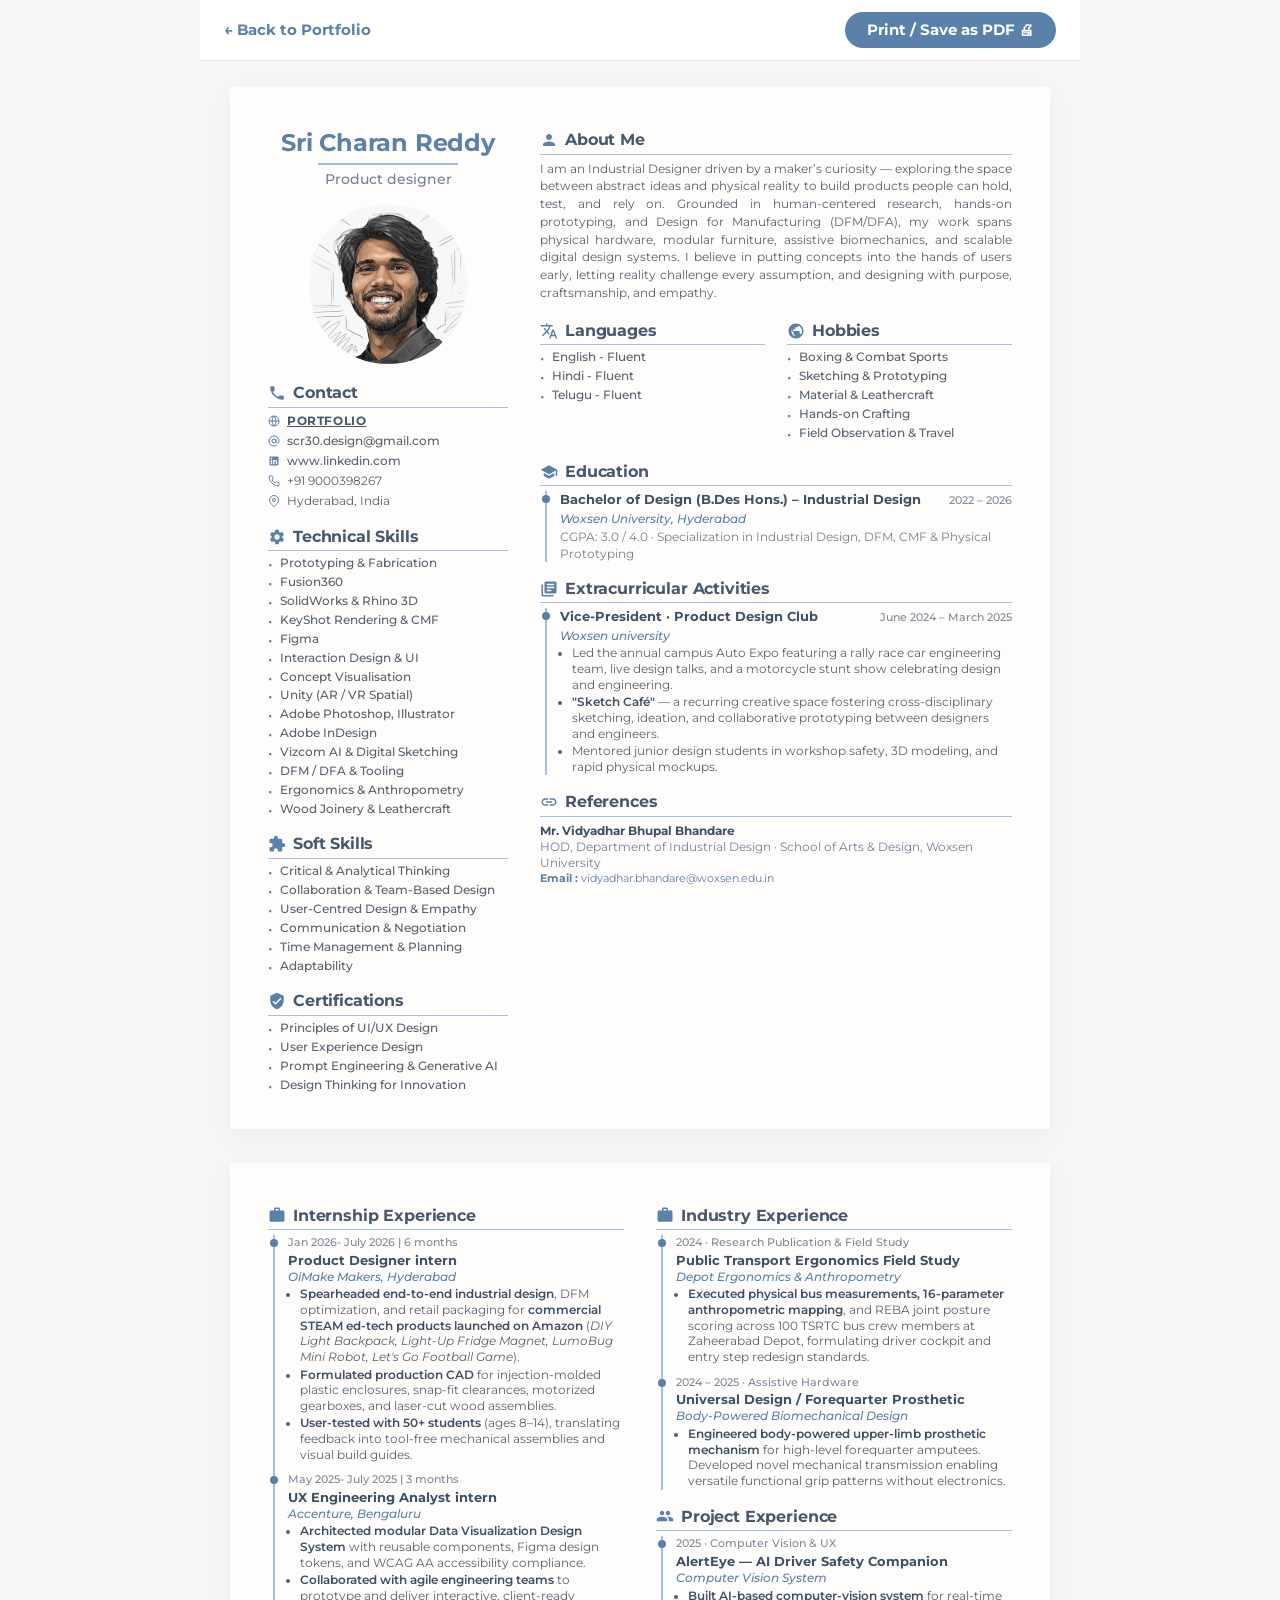
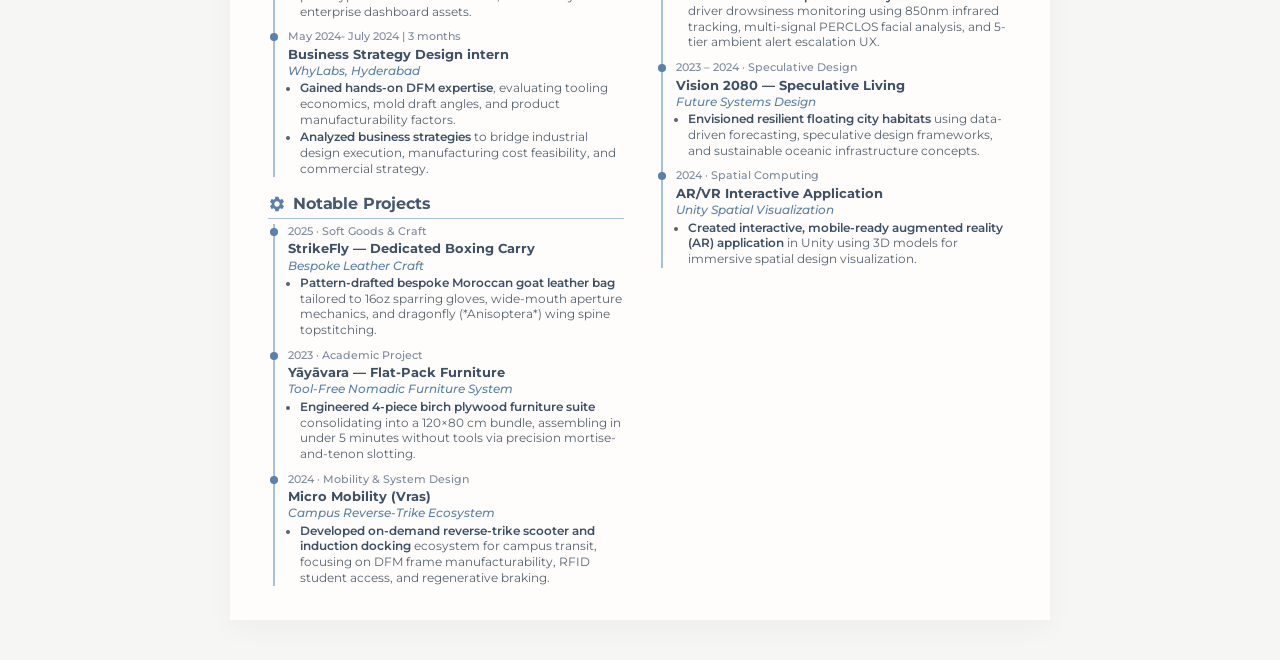
<file: resume.html>
<!doctype html>
<html lang="en">
  <head>
    <meta charset="utf-8">
    <meta name="viewport" content="width=device-width, initial-scale=1">
    <title>Sri Charan Reddy — Resume | Industrial Designer</title>
    <link rel="preconnect" href="https://fonts.googleapis.com">
    <link rel="preconnect" href="https://fonts.gstatic.com" crossorigin>
    <link href="https://fonts.googleapis.com/css2?family=Montserrat:ital,wght@0,300;0,400;0,500;0,600;0,700;0,800;1,400;1,500;1,600&display=swap" rel="stylesheet">
    <style>
      @page {
        size: A4 portrait;
        margin: 10mm 11mm 8mm 11mm;
      }

      * {
        box-sizing: border-box;
      }

      body {
        background-color: #f6f6f4;
        color: #556270;
        font-family: 'Montserrat', -apple-system, BlinkMacSystemFont, "Segoe UI", Roboto, sans-serif;
        line-height: 1.40;
        margin: 0;
        padding: 0;
        -webkit-print-color-adjust: exact;
        print-color-adjust: exact;
      }

      /* Web Preview Top Navigation */
      .web-nav-bar {
        position: sticky;
        top: 0;
        z-index: 100;
        background: rgba(255, 255, 255, 0.95);
        backdrop-filter: blur(8px);
        border-bottom: 1px solid #e2e5e9;
        padding: 12px 24px;
        display: flex;
        justify-content: space-between;
        align-items: center;
        max-width: 880px;
        margin: 0 auto 26px auto;
      }

      .web-nav-bar a {
        color: #5a81aa;
        text-decoration: none;
        font-weight: 700;
        font-size: 0.95rem;
      }

      .print-btn {
        background: #5a81aa;
        color: #ffffff;
        border: none;
        padding: 9px 22px;
        border-radius: 9999px;
        font-weight: 700;
        font-size: 0.92rem;
        cursor: pointer;
        transition: transform 0.2s, background-color 0.2s;
        font-family: 'Montserrat', sans-serif;
      }

      .print-btn:hover {
        background: #466c94;
        transform: translateY(-1px);
      }

      /* Container for A4 Sheets */
      .resume-container {
        max-width: 820px;
        margin: 0 auto 40px auto;
      }

      .resume-page {
        background: #fffdfb;
        box-shadow: 0 8px 26px rgba(0, 0, 0, 0.04);
        padding: 42px 38px 32px 38px;
        margin-bottom: 34px;
        box-sizing: border-box;
        position: relative;
      }

      /* Layout Grids */
      .p1-row {
        display: flex;
        gap: 32px;
      }

      .p1-left {
        width: 240px;
        flex-shrink: 0;
      }

      .p1-right {
        flex: 1;
      }

      .p2-row {
        display: flex;
        gap: 32px;
      }

      .p2-col {
        flex: 1;
        width: calc(50% - 16px);
      }

      /* Profile Header & Photo */
      .profile-header {
        text-align: center;
        margin-bottom: 6px;
      }

      .p-name {
        font-size: 1.48rem;
        font-weight: 700;
        color: #5a81aa;
        margin: 0;
        line-height: 1.2;
        letter-spacing: -0.01em;
      }

      .name-divider {
        width: 140px;
        height: 2px;
        background-color: #a4c0df;
        margin: 6px auto 5px auto;
      }

      .p-role {
        font-size: 0.88rem;
        font-weight: 500;
        color: #718096;
        margin: 0;
      }

      .p-photo-wrap {
        margin: 14px auto 18px auto;
        text-align: center;
      }

      .p-photo {
        width: 160px;
        height: 160px;
        border-radius: 50%;
        object-fit: cover;
        object-position: top center;
        display: block;
        margin: 0 auto;
      }

      /* Section Headers */
      .sec-title-wrap {
        display: flex;
        align-items: center;
        gap: 7px;
        margin: 0 0 5px 0;
        padding-bottom: 3px;
        border-bottom: 1.8px solid #a4c0df;
      }

      .sec-title {
        font-size: 0.97rem;
        font-weight: 700;
        color: #47586e;
        margin: 0;
        letter-spacing: -0.01em;
      }

      .sec-icon {
        width: 18px;
        height: 18px;
        color: #5a81aa;
        flex-shrink: 0;
      }

      .sec-block {
        margin-bottom: 16px;
      }

      .sec-block:last-child {
        margin-bottom: 0;
      }

      /* Contact items */
      .contact-list {
        list-style: none;
        padding: 0;
        margin: 5px 0 0 0;
        font-size: 0.74rem;
        line-height: 1.40;
        color: #556270;
      }

      .contact-item {
        display: flex;
        align-items: center;
        gap: 7px;
        margin-bottom: 3.5px;
      }

      .contact-item svg {
        width: 12px;
        height: 12px;
        color: #5a81aa;
        flex-shrink: 0;
      }

      .contact-item a {
        color: #556270;
        text-decoration: none;
        font-weight: 500;
        word-break: break-word;
      }

      .contact-item a.portfolio-link {
        color: #47586e;
        font-weight: 700;
        text-transform: uppercase;
        letter-spacing: 0.05em;
        text-decoration: underline;
      }

      /* Bullet lists */
      .sidebar-bullets {
        list-style: none;
        padding: 0;
        margin: 5px 0 0 0;
        font-size: 0.74rem;
        line-height: 1.34;
        color: #556270;
      }

      .sidebar-bullets li {
        position: relative;
        padding-left: 12px;
        margin-bottom: 3px;
        font-weight: 500;
      }

      .sidebar-bullets li::before {
        content: "•";
        position: absolute;
        left: 0;
        top: -1px;
        color: #5a81aa;
        font-size: 0.90rem;
      }

      /* Main Column Elements */
      .about-paragraph {
        font-size: 0.75rem;
        line-height: 1.48;
        color: #556270;
        margin: 4px 0 0 0;
        text-align: justify;
        font-weight: 400;
      }

      .about-paragraph strong {
        color: #3e5066;
        font-weight: 600;
      }

      /* Pushed down Languages and Hobbies */
      .mini-2col {
        display: flex;
        gap: 22px;
        margin-top: 18px;
      }

      .mini-2col > div {
        flex: 1;
      }

      /* Timeline Tree Layout */
      .timeline-tree {
        position: relative;
        padding-left: 13px;
        border-left: 2px solid #a4c0df;
        margin-left: 5px;
        margin-top: 5px;
      }

      .timeline-item {
        position: relative;
        margin-bottom: 9px;
      }

      .timeline-item:last-child {
        margin-bottom: 0;
      }

      .timeline-item::before {
        content: "";
        position: absolute;
        left: -18px;
        top: 4px;
        width: 8px;
        height: 8px;
        border-radius: 50%;
        background-color: #5a81aa;
      }

      .timeline-date {
        font-size: 0.69rem;
        font-weight: 500;
        color: #7b8a9c;
        margin-bottom: 1px;
      }

      .timeline-head-row {
        display: flex;
        justify-content: space-between;
        align-items: baseline;
        gap: 6px;
      }

      .timeline-title {
        font-size: 0.81rem;
        font-weight: 700;
        color: #3e5066;
        line-height: 1.25;
        margin: 0;
      }

      .timeline-subtitle {
        font-size: 0.74rem;
        font-style: italic;
        color: #5a81aa;
        font-weight: 500;
        margin: 1px 0 2px 0;
      }

      .timeline-bullets {
        margin: 2px 0 0 12px;
        padding: 0;
        font-size: 0.73rem;
        line-height: 1.34;
        color: #556270;
      }

      .timeline-bullets li {
        margin-bottom: 1.8px;
      }

      .timeline-bullets li strong {
        color: #3e5066;
        font-weight: 600;
      }

      /* References */
      .ref-card-single {
        font-size: 0.73rem;
        line-height: 1.38;
        color: #556270;
        margin-top: 5px;
      }

      .ref-name {
        font-size: 0.78rem;
        font-weight: 700;
        color: #3e5066;
      }

      .ref-role {
        font-size: 0.73rem;
        color: #718096;
      }

      .ref-email {
        font-size: 0.71rem;
        color: #5a81aa;
      }

      .ref-email a {
        color: #5a81aa;
        text-decoration: none;
      }

      /* Print Specific CSS */
      @media print {
        @page {
          size: A4 portrait;
          margin: 9mm 10mm 7mm 10mm;
        }

        body {
          background: #ffffff !important;
          color: #556270 !important;
        }

        .web-nav-bar {
          display: none !important;
        }

        .resume-container {
          margin: 0 !important;
          max-width: 100% !important;
        }

        .resume-page {
          box-shadow: none !important;
          border: none !important;
          padding: 3mm 0 0 0 !important;
          margin: 0 !important;
          background: transparent !important;
          page-break-inside: avoid !important;
          break-inside: avoid !important;
        }

        .resume-page.page-2 {
          page-break-before: always !important;
          break-before: page !important;
          padding-top: 3mm !important;
        }

        .p1-row {
          display: flex !important;
          flex-direction: row !important;
          gap: 26px !important;
        }

        .p1-left {
          width: 230px !important;
          flex-shrink: 0 !important;
        }

        .p1-right {
          flex: 1 !important;
        }

        .p2-row {
          display: flex !important;
          flex-direction: row !important;
          gap: 26px !important;
        }

        .p2-col {
          flex: 1 !important;
          width: calc(50% - 13px) !important;
        }

        .mini-2col {
          display: flex !important;
          flex-direction: row !important;
          gap: 16px !important;
          margin-top: 14px !important;
        }

        .p-photo {
          width: 150px !important;
          height: 150px !important;
        }

        .sec-title-wrap {
          border-bottom-color: #a4c0df !important;
        }

        .timeline-tree {
          border-left-color: #a4c0df !important;
        }

        .timeline-item::before {
          background-color: #5a81aa !important;
        }
      }

      @media screen and (max-width: 768px) {
        .resume-page {
          padding: 24px 18px;
        }
        .p1-row, .p2-row, .mini-2col {
          flex-direction: column;
          gap: 20px;
        }
        .p1-left, .p2-col {
          width: 100%;
        }
      }
    </style>
  </head>
  <body>

    <!-- Web Navigation Bar (Hidden during print) -->
    <div class="web-nav-bar">
      <a href="index.html">← Back to Portfolio</a>
      <button class="print-btn" onclick="window.print()">Print / Save as PDF 🖨</button>
    </div>

    <div class="resume-container">
      
      <!-- ========================================== -->
      <!-- PAGE 1 OF 2                                -->
      <!-- ========================================== -->
      <main class="resume-page page-1">
        <div class="p1-row">
          
          <!-- LEFT SIDEBAR -->
          <aside class="p1-left">
            
            <header class="profile-header">
              <h1 class="p-name">Sri Charan Reddy</h1>
              <div class="name-divider"></div>
              <div class="p-role">Product designer</div>
            </header>

            <div class="p-photo-wrap">
              <img src="resume/sri_charan_portrait.png" alt="Sri Charan Reddy" class="p-photo">
            </div>

            <!-- CONTACT -->
            <section class="sec-block">
              <div class="sec-title-wrap">
                <svg class="sec-icon" viewBox="0 0 24 24" fill="currentColor"><path d="M6.62 10.79a15.05 15.05 0 006.59 6.59l2.2-2.2a1 1 0 011.02-.24 11.72 11.72 0 003.68.59 1 1 0 011 1V20a1 1 0 01-1 1A17 17 0 013 4a1 1 0 011-1h3.5a1 1 0 011 1 11.72 11.72 0 00.59 3.68 1 1 0 01-.24 1.02l-2.23 2.09z"/></svg>
                <h2 class="sec-title">Contact</h2>
              </div>
              <ul class="contact-list">
                <li class="contact-item">
                  <svg viewBox="0 0 24 24" fill="none" stroke="currentColor" stroke-width="2"><circle cx="12" cy="12" r="10"></circle><line x1="2" y1="12" x2="22" y2="12"></line><path d="M12 2a15.3 15.3 0 0 1 4 10 15.3 15.3 0 0 1-4 10 15.3 15.3 0 0 1-4-10 15.3 15.3 0 0 1 4-10z"></path></svg>
                  <a href="index.html" class="portfolio-link">PORTFOLIO</a>
                </li>
                <li class="contact-item">
                  <svg viewBox="0 0 24 24" fill="none" stroke="currentColor" stroke-width="2"><circle cx="12" cy="12" r="4"></circle><path d="M16 8v5a3 3 0 0 0 6 0v-1a10 10 0 1 0-3.92 7.94"></path></svg>
                  <a href="mailto:scr30.design@gmail.com">scr30.design@gmail.com</a>
                </li>
                <li class="contact-item">
                  <svg viewBox="0 0 24 24" fill="currentColor"><path d="M19 3a2 2 0 0 1 2 2v14a2 2 0 0 1-2 2H5a2 2 0 0 1-2-2V5a2 2 0 0 1 2-2h14m-.5 15.5v-5.3a3.26 3.26 0 0 0-3.26-3.26c-.85 0-1.84.52-2.28 1.3v-1.11h-2.79v8.37h2.79v-4.93c0-.77.62-1.4 1.39-1.4a1.4 1.4 0 0 1 1.4 1.4v4.93h2.75M6.88 8.56a1.68 1.68 0 0 0 1.68-1.68c0-.93-.75-1.69-1.68-1.69a1.69 1.69 0 0 0-1.69 1.69c0 .93.76 1.68 1.69 1.68m1.39 9.94v-8.37H5.5v8.37h2.77z"/></svg>
                  <a href="https://www.linkedin.com/in/sri-charan-reddy-dyggyampudi" target="_blank" rel="noopener noreferrer">www.linkedin.com</a>
                </li>
                <li class="contact-item">
                  <svg viewBox="0 0 24 24" fill="none" stroke="currentColor" stroke-width="2"><path d="M22 16.92v3a2 2 0 0 1-2.18 2 19.79 19.79 0 0 1-8.63-3.07 19.5 19.5 0 0 1-6-6 19.79 19.79 0 0 1-3.07-8.67A2 2 0 0 1 4.11 2h3a2 2 0 0 1 2 1.72 12.84 12.84 0 0 0 .7 2.81 2 2 0 0 1-.45 2.11L8.09 9.91a16 16 0 0 0 6 6l1.27-1.27a2 2 0 0 1 2.11-.45 12.84 12.84 0 0 0 2.81.7A2 2 0 0 1 22 16.92z"></path></svg>
                  <span>+91 9000398267</span>
                </li>
                <li class="contact-item">
                  <svg viewBox="0 0 24 24" fill="none" stroke="currentColor" stroke-width="2"><path d="M21 10c0 7-9 13-9 13s-9-6-9-13a9 9 0 0 1 18 0z"></path><circle cx="12" cy="10" r="3"></circle></svg>
                  <span>Hyderabad, India</span>
                </li>
              </ul>
            </section>

            <!-- TECHNICAL SKILLS -->
            <section class="sec-block">
              <div class="sec-title-wrap">
                <svg class="sec-icon" viewBox="0 0 24 24" fill="currentColor"><path d="M19.14 12.94c.04-.3.06-.61.06-.94 0-.32-.02-.64-.07-.94l2.03-1.58a.49.49 0 0 0 .12-.61l-1.92-3.32a.488.488 0 0 0-.59-.22l-2.39.96c-.5-.38-1.03-.7-1.62-.94l-.36-2.54a.484.484 0 0 0-.48-.41h-3.84c-.24 0-.43.17-.47.41l-.36 2.54c-.59.24-1.13.57-1.62.94l-2.39-.96c-.22-.08-.47 0-.59.22L2.74 8.87c-.12.21-.08.47.12.61l2.03 1.58c-.05.3-.09.63-.09.94s.02.64.07.94l-2.03 1.58a.49.49 0 0 0-.12.61l1.92 3.32c.12.22.37.29.59.22l2.39-.96c.5.38 1.03.7 1.62.94l.36 2.54c.05.24.24.41.48.41h3.84c.24 0 .44-.17.47-.41l.36-2.54c.59-.24 1.13-.56 1.62-.94l2.39.96c.22.08.47 0 .59-.22l1.92-3.32c.12-.22.07-.47-.12-.61l-2.01-1.58zM12 15.6c-1.98 0-3.6-1.62-3.6-3.6s1.62-3.6 3.6-3.6 3.6 1.62 3.6 3.6-1.62 3.6-3.6 3.6z"/></svg>
                <h2 class="sec-title">Technical Skills</h2>
              </div>
              <ul class="sidebar-bullets">
                <li>Prototyping &amp; Fabrication</li>
                <li>Fusion360</li>
                <li>SolidWorks &amp; Rhino 3D</li>
                <li>KeyShot Rendering &amp; CMF</li>
                <li>Figma</li>
                <li>Interaction Design &amp; UI</li>
                <li>Concept Visualisation</li>
                <li>Unity (AR / VR Spatial)</li>
                <li>Adobe Photoshop, Illustrator</li>
                <li>Adobe InDesign</li>
                <li>Vizcom AI &amp; Digital Sketching</li>
                <li>DFM / DFA &amp; Tooling</li>
                <li>Ergonomics &amp; Anthropometry</li>
                <li>Wood Joinery &amp; Leathercraft</li>
              </ul>
            </section>

            <!-- SOFT SKILLS -->
            <section class="sec-block">
              <div class="sec-title-wrap">
                <svg class="sec-icon" viewBox="0 0 24 24" fill="currentColor"><path d="M20.5 11H19V7c0-1.1-.9-2-2-2h-4V3.5a2.5 2.5 0 0 0-5 0V5H4c-1.1 0-1.99.9-1.99 2v3.8H3.5c1.49 0 2.7 1.21 2.7 2.7s-1.21 2.7-2.7 2.7H2V20c0 1.1.9 2 2 2h3.8v-1.5c0-1.49 1.21-2.7 2.7-2.7 1.49 0 2.7 1.21 2.7 2.7V22H17c1.1 0 2-.9 2-2v-4h1.5a2.5 2.5 0 0 0 0-5z"/></svg>
                <h2 class="sec-title">Soft Skills</h2>
              </div>
              <ul class="sidebar-bullets">
                <li>Critical &amp; Analytical Thinking</li>
                <li>Collaboration &amp; Team-Based Design</li>
                <li>User-Centred Design &amp; Empathy</li>
                <li>Communication &amp; Negotiation</li>
                <li>Time Management &amp; Planning</li>
                <li>Adaptability</li>
              </ul>
            </section>

            <!-- CERTIFICATIONS -->
            <section class="sec-block" style="margin-bottom: 0;">
              <div class="sec-title-wrap">
                <svg class="sec-icon" viewBox="0 0 24 24" fill="currentColor"><path d="M12 1L3 5v6c0 5.55 3.84 10.74 9 12 5.16-1.26 9-6.45 9-12V5l-9-4zm-2 16l-4-4 1.41-1.41L10 14.17l6.59-6.59L18 9l-8 8z"/></svg>
                <h2 class="sec-title">Certifications</h2>
              </div>
              <ul class="sidebar-bullets">
                <li>Principles of UI/UX Design</li>
                <li>User Experience Design</li>
                <li>Prompt Engineering &amp; Generative AI</li>
                <li>Design Thinking for Innovation</li>
              </ul>
            </section>

          </aside>

          <!-- RIGHT MAIN CONTENT -->
          <div class="p1-right">
            
            <!-- ABOUT ME -->
            <section class="sec-block">
              <div class="sec-title-wrap">
                <svg class="sec-icon" viewBox="0 0 24 24" fill="currentColor"><path d="M12 12c2.21 0 4-1.79 4-4s-1.79-4-4-4-4 1.79-4 4 1.79 4 4 4zm0 2c-2.67 0-8 1.34-8 4v2h16v-2c0-2.66-5.33-4-8-4z"/></svg>
                <h2 class="sec-title">About Me</h2>
              </div>
              <p class="about-paragraph">
                I am an Industrial Designer driven by a maker’s curiosity — exploring the space between abstract ideas and physical reality to build products people can hold, test, and rely on. Grounded in human-centered research, hands-on prototyping, and Design for Manufacturing (DFM/DFA), my work spans physical hardware, modular furniture, assistive biomechanics, and scalable digital design systems. I believe in putting concepts into the hands of users early, letting reality challenge every assumption, and designing with purpose, craftsmanship, and empathy.
              </p>

              <!-- MINI GRID: LANGUAGES & HOBBIES (PUSHED DOWN BY ~2-3 LINES) -->
              <div class="mini-2col">
                <div>
                  <div class="sec-title-wrap">
                    <svg class="sec-icon" viewBox="0 0 24 24" fill="currentColor"><path d="M12.87 15.07l-2.54-2.51.03-.03c1.74-1.94 2.98-4.17 3.71-6.53H17V4h-7V2H8v2H1v1.99h11.17C11.5 7.92 10.44 9.75 9 11.35 8.07 10.32 7.3 9.19 6.69 8h-2c.73 1.63 1.73 3.17 2.98 4.56l-5.09 5.02L4 19l5-5 3.11 3.11.76-2.04zM18.5 10h-2L12 22h2l1.12-3h4.75L21 22h2l-4.5-12zm-2.62 7l1.62-4.33L19.12 17h-3.24z"/></svg>
                    <h3 class="sec-title">Languages</h3>
                  </div>
                  <ul class="sidebar-bullets">
                    <li>English - Fluent</li>
                    <li>Hindi - Fluent</li>
                    <li>Telugu - Fluent</li>
                  </ul>
                </div>
                <div>
                  <div class="sec-title-wrap">
                    <svg class="sec-icon" viewBox="0 0 24 24" fill="currentColor"><path d="M12 2C6.48 2 2 6.48 2 12s4.48 10 10 10 10-4.48 10-10S17.52 2 12 2zm1 17.93c-3.95-.49-7-3.85-7-7.93 0-.62.08-1.21.21-1.79L9 15v1c0 1.1.9 2 2 2v1.93zm6.9-2.54c-.26-.81-1-1.39-1.9-1.39h-1v-3c0-.55-.45-1-1-1H8v-2h2c.55 0 1-.45 1-1V7h2c1.1 0 2-.9 2-2v-.41c2.93 1.19 5 4.06 5 7.41 0 2.08-.8 3.97-2.1 5.39z"/></svg>
                    <h3 class="sec-title">Hobbies</h3>
                  </div>
                  <ul class="sidebar-bullets">
                    <li>Boxing &amp; Combat Sports</li>
                    <li>Sketching &amp; Prototyping</li>
                    <li>Material &amp; Leathercraft</li>
                    <li>Hands-on Crafting</li>
                    <li>Field Observation &amp; Travel</li>
                  </ul>
                </div>
              </div>
            </section>

            <!-- EDUCATION -->
            <section class="sec-block">
              <div class="sec-title-wrap">
                <svg class="sec-icon" viewBox="0 0 24 24" fill="currentColor"><path d="M5 13.18v4L12 21l7-3.82v-4L12 17l-7-3.82zM12 3L1 9l11 6 9-4.91V17h2V9L12 3z"/></svg>
                <h2 class="sec-title">Education</h2>
              </div>
              <div class="timeline-tree">
                <article class="timeline-item">
                  <div class="timeline-head-row">
                    <h3 class="timeline-title">Bachelor of Design (B.Des Hons.) – Industrial Design</h3>
                    <span class="timeline-date">2022 – 2026</span>
                  </div>
                  <div class="timeline-subtitle">Woxsen University, Hyderabad</div>
                  <div style="font-size: 0.72rem; color: #718096; margin-top: 1px;">
                    CGPA: 3.0 / 4.0 · Specialization in Industrial Design, DFM, CMF &amp; Physical Prototyping
                  </div>
                </article>
              </div>
            </section>

            <!-- EXTRACURRICULAR ACTIVITIES -->
            <section class="sec-block">
              <div class="sec-title-wrap">
                <svg class="sec-icon" viewBox="0 0 24 24" fill="currentColor"><path d="M4 6H2v14c0 1.1.9 2 2 2h14v-2H4V6zm16-4H8c-1.1 0-2 .9-2 2v12c0 1.1.9 2 2 2h12c1.1 0 2-.9 2-2V4c0-1.1-.9-2-2-2zm-1 9H9V9h10v2zm-4 4H9v-2h6v2zm4-8H9V5h10v2z"/></svg>
                <h2 class="sec-title">Extracurricular Activities</h2>
              </div>
              <div class="timeline-tree">
                <article class="timeline-item">
                  <div class="timeline-head-row">
                    <h3 class="timeline-title">Vice-President · Product Design Club</h3>
                    <span class="timeline-date">June 2024 – March 2025</span>
                  </div>
                  <div class="timeline-subtitle">Woxsen university</div>
                  <ul class="timeline-bullets">
                    <li>Led the annual campus Auto Expo featuring a rally race car engineering team, live design talks, and a motorcycle stunt show celebrating design and engineering.</li>
                    <li><strong>"Sketch Café"</strong> — a recurring creative space fostering cross-disciplinary sketching, ideation, and collaborative prototyping between designers and engineers.</li>
                    <li>Mentored junior design students in workshop safety, 3D modeling, and rapid physical mockups.</li>
                  </ul>
                </article>
              </div>
            </section>

            <!-- REFERENCES (ONLY PROF. VIDYADHAR) -->
            <section class="sec-block" style="margin-bottom: 0;">
              <div class="sec-title-wrap">
                <svg class="sec-icon" viewBox="0 0 24 24" fill="currentColor"><path d="M3.9 12c0-1.71 1.39-3.1 3.1-3.1h4V7H7c-2.76 0-5 2.24-5 5s2.24 5 5 5h4v-1.9H7c-1.71 0-3.1-1.39-3.1-3.1zM8 13h8v-2H8v2zm9-6h-4v1.9h4c1.71 0 3.1 1.39 3.1 3.1s-1.39 3.1-3.1 3.1h-4V17h4c2.76 0 5-2.24 5-5s-2.24-5-5-5z"/></svg>
                <h2 class="sec-title">References</h2>
              </div>
              <div class="ref-card-single">
                <div class="ref-name">Mr. Vidyadhar Bhupal Bhandare</div>
                <div class="ref-role">HOD, Department of Industrial Design · School of Arts &amp; Design, Woxsen University</div>
                <div class="ref-email"><strong>Email :</strong> <a href="mailto:vidyadhar.bhandare@woxsen.edu.in">vidyadhar.bhandare@woxsen.edu.in</a></div>
              </div>
            </section>

          </div>

        </div>
      </main>

      <!-- ========================================== -->
      <!-- PAGE 2 OF 2                                -->
      <!-- ========================================== -->
      <main class="resume-page page-2">
        <div class="p2-row">
          
          <!-- LEFT COLUMN: INTERNSHIPS & NOTABLE PROJECTS -->
          <div class="p2-col">
            
            <!-- INTERNSHIP EXPERIENCE -->
            <section class="sec-block">
              <div class="sec-title-wrap">
                <svg class="sec-icon" viewBox="0 0 24 24" fill="currentColor"><path d="M20 6h-4V4c0-1.11-.89-2-2-2h-4c-1.11 0-2 .89-2 2v2H4c-1.11 0-1.99.89-1.99 2L2 19c0 1.11.89 2 2 2h16c1.11 0 2-.89 2-2V8c0-1.11-.89-2-2-2zm-6 0h-4V4h4v2z"/></svg>
                <h2 class="sec-title">Internship Experience</h2>
              </div>
              <div class="timeline-tree">
                
                <article class="timeline-item">
                  <div class="timeline-date">Jan 2026- July 2026 | 6 months</div>
                  <h3 class="timeline-title">Product Designer intern</h3>
                  <div class="timeline-subtitle">OiMake Makers, Hyderabad</div>
                  <ul class="timeline-bullets">
                    <li><strong>Spearheaded end-to-end industrial design</strong>, DFM optimization, and retail packaging for <strong>commercial STEAM ed-tech products launched on Amazon</strong> (<em>DIY Light Backpack, Light-Up Fridge Magnet, LumoBug Mini Robot, Let's Go Football Game</em>).</li>
                    <li><strong>Formulated production CAD</strong> for injection-molded plastic enclosures, snap-fit clearances, motorized gearboxes, and laser-cut wood assemblies.</li>
                    <li><strong>User-tested with 50+ students</strong> (ages 8–14), translating feedback into tool-free mechanical assemblies and visual build guides.</li>
                  </ul>
                </article>

                <article class="timeline-item">
                  <div class="timeline-date">May 2025- July 2025 | 3 months</div>
                  <h3 class="timeline-title">UX Engineering Analyst intern</h3>
                  <div class="timeline-subtitle">Accenture, Bengaluru</div>
                  <ul class="timeline-bullets">
                    <li><strong>Architected modular Data Visualization Design System</strong> with reusable components, Figma design tokens, and WCAG AA accessibility compliance.</li>
                    <li><strong>Collaborated with agile engineering teams</strong> to prototype and deliver interactive, client-ready enterprise dashboard assets.</li>
                  </ul>
                </article>

                <article class="timeline-item">
                  <div class="timeline-date">May 2024- July 2024 | 3 months</div>
                  <h3 class="timeline-title">Business Strategy Design intern</h3>
                  <div class="timeline-subtitle">WhyLabs, Hyderabad</div>
                  <ul class="timeline-bullets">
                    <li><strong>Gained hands-on DFM expertise</strong>, evaluating tooling economics, mold draft angles, and product manufacturability factors.</li>
                    <li><strong>Analyzed business strategies</strong> to bridge industrial design execution, manufacturing cost feasibility, and commercial strategy.</li>
                  </ul>
                </article>

              </div>
            </section>

            <!-- NOTABLE PROJECTS (HARDWARE & MOBILITY) -->
            <section class="sec-block" style="margin-bottom: 0;">
              <div class="sec-title-wrap">
                <svg class="sec-icon" viewBox="0 0 24 24" fill="currentColor"><path d="M19.14 12.94c.04-.3.06-.61.06-.94 0-.32-.02-.64-.07-.94l2.03-1.58a.49.49 0 0 0 .12-.61l-1.92-3.32a.488.488 0 0 0-.59-.22l-2.39.96c-.5-.38-1.03-.7-1.62-.94l-.36-2.54a.484.484 0 0 0-.48-.41h-3.84c-.24 0-.43.17-.47.41l-.36 2.54c-.59.24-1.13.57-1.62.94l-2.39-.96c-.22-.08-.47 0-.59.22L2.74 8.87c-.12.21-.08.47.12.61l2.03 1.58c-.05.3-.09.63-.09.94s.02.64.07.94l-2.03 1.58a.49.49 0 0 0-.12.61l1.92 3.32c.12.22.37.29.59.22l2.39-.96c.5.38 1.03.7 1.62.94l.36 2.54c.05.24.24.41.48.41h3.84c.24 0 .44-.17.47-.41l.36-2.54c.59-.24 1.13-.56 1.62-.94l2.39.96c.22.08.47 0 .59-.22l1.92-3.32c.12-.22.07-.47-.12-.61l-2.01-1.58zM12 15.6c-1.98 0-3.6-1.62-3.6-3.6s1.62-3.6 3.6-3.6 3.6 1.62 3.6 3.6-1.62 3.6-3.6 3.6z"/></svg>
                <h2 class="sec-title">Notable Projects</h2>
              </div>
              <div class="timeline-tree">
                
                <article class="timeline-item">
                  <div class="timeline-date">2025 · Soft Goods &amp; Craft</div>
                  <h3 class="timeline-title">StrikeFly — Dedicated Boxing Carry</h3>
                  <div class="timeline-subtitle">Bespoke Leather Craft</div>
                  <ul class="timeline-bullets">
                    <li><strong>Pattern-drafted bespoke Moroccan goat leather bag</strong> tailored to 16oz sparring gloves, wide-mouth aperture mechanics, and dragonfly (*Anisoptera*) wing spine topstitching.</li>
                  </ul>
                </article>

                <article class="timeline-item">
                  <div class="timeline-date">2023 · Academic Project</div>
                  <h3 class="timeline-title">Yāyāvara — Flat-Pack Furniture</h3>
                  <div class="timeline-subtitle">Tool-Free Nomadic Furniture System</div>
                  <ul class="timeline-bullets">
                    <li><strong>Engineered 4-piece birch plywood furniture suite</strong> consolidating into a 120×80 cm bundle, assembling in under 5 minutes without tools via precision mortise-and-tenon slotting.</li>
                  </ul>
                </article>

                <article class="timeline-item">
                  <div class="timeline-date">2024 · Mobility &amp; System Design</div>
                  <h3 class="timeline-title">Micro Mobility (Vras)</h3>
                  <div class="timeline-subtitle">Campus Reverse-Trike Ecosystem</div>
                  <ul class="timeline-bullets">
                    <li><strong>Developed on-demand reverse-trike scooter and induction docking</strong> ecosystem for campus transit, focusing on DFM frame manufacturability, RFID student access, and regenerative braking.</li>
                  </ul>
                </article>

              </div>
            </section>

          </div>

          <!-- RIGHT COLUMN: RESEARCH, ASSISTIVE & DIGITAL PROJECTS -->
          <div class="p2-col">
            
            <!-- INDUSTRY & RESEARCH EXPERIENCE -->
            <section class="sec-block">
              <div class="sec-title-wrap">
                <svg class="sec-icon" viewBox="0 0 24 24" fill="currentColor"><path d="M20 6h-4V4c0-1.11-.89-2-2-2h-4c-1.11 0-2 .89-2 2v2H4c-1.11 0-1.99.89-1.99 2L2 19c0 1.11.89 2 2 2h16c1.11 0 2-.89 2-2V8c0-1.11-.89-2-2-2zm-6 0h-4V4h4v2z"/></svg>
                <h2 class="sec-title">Industry Experience</h2>
              </div>
              <div class="timeline-tree">
                
                <article class="timeline-item">
                  <div class="timeline-date">2024 · Research Publication &amp; Field Study</div>
                  <h3 class="timeline-title">Public Transport Ergonomics Field Study</h3>
                  <div class="timeline-subtitle">Depot Ergonomics &amp; Anthropometry</div>
                  <ul class="timeline-bullets">
                    <li><strong>Executed physical bus measurements, 16-parameter anthropometric mapping</strong>, and REBA joint posture scoring across 100 TSRTC bus crew members at Zaheerabad Depot, formulating driver cockpit and entry step redesign standards.</li>
                  </ul>
                </article>

                <article class="timeline-item">
                  <div class="timeline-date">2024 – 2025 · Assistive Hardware</div>
                  <h3 class="timeline-title">Universal Design / Forequarter Prosthetic</h3>
                  <div class="timeline-subtitle">Body-Powered Biomechanical Design</div>
                  <ul class="timeline-bullets">
                    <li><strong>Engineered body-powered upper-limb prosthetic mechanism</strong> for high-level forequarter amputees. Developed novel mechanical transmission enabling versatile functional grip patterns without electronics.</li>
                  </ul>
                </article>

              </div>
            </section>

            <!-- PROJECT EXPERIENCE (AI, SPECULATIVE & DIGITAL) -->
            <section class="sec-block" style="margin-bottom: 0;">
              <div class="sec-title-wrap">
                <svg class="sec-icon" viewBox="0 0 24 24" fill="currentColor"><path d="M16 11c1.66 0 2.99-1.34 2.99-3S17.66 5 16 5c-1.66 0-3 1.34-3 3s1.34 3 3 3zm-8 0c1.66 0 2.99-1.34 2.99-3S9.66 5 8 5C6.34 5 5 6.34 5 8s1.34 3 3 3zm0 2c-2.33 0-7 1.17-7 3.5V19h14v-2.5c0-2.33-4.67-3.5-7-3.5zm8 0c-.29 0-.62.02-.97.05 1.16.84 1.97 1.97 1.97 3.45V19h6v-2.5c0-2.33-4.67-3.5-7-3.5z"/></svg>
                <h2 class="sec-title">Project Experience</h2>
              </div>
              <div class="timeline-tree">
                
                <article class="timeline-item">
                  <div class="timeline-date">2025 · Computer Vision &amp; UX</div>
                  <h3 class="timeline-title">AlertEye — AI Driver Safety Companion</h3>
                  <div class="timeline-subtitle">Computer Vision System</div>
                  <ul class="timeline-bullets">
                    <li><strong>Built AI-based computer-vision system</strong> for real-time driver drowsiness monitoring using 850nm infrared tracking, multi-signal PERCLOS facial analysis, and 5-tier ambient alert escalation UX.</li>
                  </ul>
                </article>

                <article class="timeline-item">
                  <div class="timeline-date">2023 – 2024 · Speculative Design</div>
                  <h3 class="timeline-title">Vision 2080 — Speculative Living</h3>
                  <div class="timeline-subtitle">Future Systems Design</div>
                  <ul class="timeline-bullets">
                    <li><strong>Envisioned resilient floating city habitats</strong> using data-driven forecasting, speculative design frameworks, and sustainable oceanic infrastructure concepts.</li>
                  </ul>
                </article>

                <article class="timeline-item">
                  <div class="timeline-date">2024 · Spatial Computing</div>
                  <h3 class="timeline-title">AR/VR Interactive Application</h3>
                  <div class="timeline-subtitle">Unity Spatial Visualization</div>
                  <ul class="timeline-bullets">
                    <li><strong>Created interactive, mobile-ready augmented reality (AR) application</strong> in Unity using 3D models for immersive spatial design visualization.</li>
                  </ul>
                </article>

              </div>
            </section>

          </div>

        </div>
      </main>

    </div>

  </body>
</html>
</file>
<file: styles.css>
/* ==========================================================================
   SRI CHARAN REDDY — INDUSTRIAL DESIGNER PORTFOLIO
   Design System:
   - Palette: Soft Drafting Paper (#f0eee1), Electric Blue (#184DEB),
     Subheading Blue (rgba(24, 77, 235, 0.72)), Soft Charcoal (#2b2d31)
   - Typography: Cabinet Grotesk (Headings & Subheadings),
     Courier Prime (Typewriter Body Text), Dhurjati (Telugu Signature)
   - Zero Yellow / Zero Green
   ========================================================================== */

@import url('https://api.fontshare.com/v2/css?f[]=cabinet-grotesk@400,500,700,800,900&display=swap');
@import url('https://fonts.googleapis.com/css2?family=Courier+Prime:ital,wght@0,400;0,700;1,400;1,700&family=Dhurjati&display=swap');

@font-face {
  font-family: 'Dhurjati';
  src: url('fonts/Dhurjati.otf') format('opentype'),
       url('../fonts/Dhurjati.otf') format('opentype'),
       url('../repo/Dhurjati(telugu font style)/Dhurjati.otf') format('opentype'),
       url('repo/Dhurjati(telugu font style)/Dhurjati.otf') format('opentype');
  font-weight: 400;
  font-style: normal;
  font-display: swap;
}

:root {
  /* Canvas Max-Width & Fluid Spacing */
  --canvas-max-width: 1720px;
  --gutter-fluid: clamp(24px, 4.5vw, 84px);

  /* COLOR PALETTE */
  --bg-color: #f0eee1;
  --bg-card: rgba(255, 255, 255, 0.65);
  --bg-card-hover: rgba(255, 255, 255, 0.9);
  --bg-surface-tint: rgba(24, 77, 235, 0.04);
  
  /* BLUE HIERARCHY */
  --blue-primary: #184DEB;
  --blue-hover: #0f39b8;
  --blue-subheading: rgba(24, 77, 235, 0.72);
  --blue-highlight: rgba(24, 77, 235, 0.55);
  --blue-subtle: rgba(24, 77, 235, 0.08);
  --blue-border: rgba(24, 77, 235, 0.22);
  --blue-border-subtle: rgba(24, 77, 235, 0.12);

  /* TEXT HIERARCHY */
  --text-main: #184DEB;
  --text-heading: #184DEB;
  --text-subheading: rgba(24, 77, 235, 0.72);
  --text-body: #2b2d31;             /* Soft charcoal typewriter body */
  --text-body-secondary: #42464e;
  --text-body-muted: #626773;

  /* DIVIDERS */
  --divider-subtle: 1px solid rgba(24, 77, 235, 0.14);
  --divider-accent: 1px solid rgba(24, 77, 235, 0.35);

  /* CORNER RADII */
  --radius-sm: 8px;
  --radius-md: 14px;
  --radius-lg: 22px;
  --radius-pill: 999px;

  /* TYPOGRAPHY TOKENS */
  --font-heading: 'Cabinet Grotesk', -apple-system, BlinkMacSystemFont, 'Segoe UI', Roboto, sans-serif;
  --font-subheading: 'Cabinet Grotesk', -apple-system, BlinkMacSystemFont, 'Segoe UI', Roboto, sans-serif;
  --font-body: 'Courier Prime', 'Courier New', Courier, monospace;
  --font-mono: 'Courier Prime', 'Courier New', Courier, monospace;
  --font-telugu: 'Dhurjati', var(--font-heading);
}

/* ==========================================================================
   RESET & FOUNDATION
   ========================================================================== */

*, *::before, *::after {
  box-sizing: border-box;
  margin: 0;
  padding: 0;
}

html {
  scroll-behavior: smooth;
  font-size: 16px;
  background-color: var(--bg-color);
  color: var(--text-body);
  text-rendering: optimizeLegibility;
  -webkit-font-smoothing: antialiased;
}

body {
  min-height: 100vh;
  font-family: var(--font-body);
  background-color: var(--bg-color);
  color: var(--text-body);
  line-height: 1.7;
  overflow-x: hidden;
}

a {
  color: inherit;
  text-decoration: none;
}

img {
  max-width: 100%;
  height: auto;
  display: block;
}

h1, h2, h3, h4, h5, h6 {
  font-family: var(--font-heading);
  color: var(--blue-primary);
  line-height: 1.15;
}

p {
  font-family: var(--font-body);
  color: var(--text-body);
}

/* Wide-Spread Canvas Wrapper */
.dynamic-scroll-wrapper {
  max-width: var(--canvas-max-width);
  width: 100%;
  margin: 0 auto;
  padding: 0 var(--gutter-fluid);
  position: relative;
  z-index: 1;
}

/* ==========================================================================
   1. NAVIGATION BAR
   ========================================================================== */

.site-header {
  position: sticky;
  top: 0;
  z-index: 1000;
  display: flex;
  align-items: center;
  justify-content: space-between;
  width: 100%;
  max-width: var(--canvas-max-width);
  margin: 0 auto;
  padding: 10px var(--gutter-fluid);
  background: rgba(240, 238, 225, 0.82);
  backdrop-filter: blur(12px);
  -webkit-backdrop-filter: blur(12px);
  border-bottom: 1px solid rgba(24, 77, 235, 0.1);
  transition: padding 0.2s ease, background-color 0.2s ease;
}

.site-header.is-scrolled {
  padding: 8px var(--gutter-fluid);
  background: rgba(240, 238, 225, 0.94);
  border-bottom-color: rgba(24, 77, 235, 0.18);
}

.header-left {
  display: flex;
  align-items: center;
  gap: clamp(20px, 3vw, 36px);
}

.brand-badge {
  font-family: var(--font-heading);
  font-size: 1.55rem;
  font-weight: 900;
  letter-spacing: -0.03em;
  color: var(--blue-primary);
  text-decoration: none;
  transition: opacity 0.2s ease, transform 0.2s ease;
}

.brand-badge:hover {
  opacity: 0.8;
  transform: scale(1.03);
}

.header-right {
  display: flex;
  align-items: center;
  gap: clamp(16px, 2.5vw, 28px);
}

.site-nav {
  display: flex;
  align-items: center;
  gap: clamp(16px, 2vw, 28px);
}

.nav-pill {
  display: inline-flex;
  align-items: center;
  gap: 8px;
  font-family: var(--font-subheading);
  font-size: 1rem;
  font-weight: 700;
  padding: 4px 0;
  color: var(--blue-subheading);
  position: relative;
  text-decoration: none;
  transition: color 0.2s ease;
}

.nav-pill:hover {
  color: var(--blue-primary);
}

.nav-pill.active {
  color: var(--blue-primary);
  font-weight: 800;
}

.nav-pill.active::after {
  content: '';
  position: absolute;
  bottom: -4px;
  left: 0;
  width: 100%;
  height: 2px;
  background-color: var(--blue-primary);
  border-radius: 2px;
}

.nav-pill .nav-subtitle {
  font-size: 0.78rem;
  font-weight: 600;
  color: var(--blue-subheading);
  opacity: 0.85;
}

.burger-menu-btn {
  width: 38px;
  height: 38px;
  border-radius: 0;
  background: transparent;
  border: none;
  display: flex;
  flex-direction: column;
  justify-content: center;
  align-items: center;
  gap: 6px;
  cursor: pointer;
  padding: 0;
  transition: opacity 0.2s ease;
}

.burger-line {
  width: 24px;
  height: 2px;
  background-color: var(--blue-primary);
  border-radius: 2px;
  transition: transform 0.3s ease, background-color 0.2s ease;
}

.burger-menu-btn:hover {
  opacity: 0.75;
}

.burger-menu-btn.is-active .burger-line:first-child {
  transform: translateY(4px) rotate(45deg);
}

.burger-menu-btn.is-active .burger-line:last-child {
  transform: translateY(-4px) rotate(-45deg);
}

.header-action-pill {
  display: inline-flex;
  align-items: center;
  gap: 6px;
  font-family: var(--font-subheading);
  font-size: 0.96rem;
  font-weight: 700;
  color: var(--blue-primary);
  background: rgba(24, 77, 235, 0.08);
  padding: 8px 18px;
  border-radius: var(--radius-pill);
  border: 1px solid var(--blue-border);
  text-decoration: none;
  transition: all 0.2s ease;
}

.header-action-pill:hover {
  background: var(--blue-primary);
  color: #ffffff;
  transform: translateY(-2px);
}

/* Fullscreen Menu Drawer */
.menu-drawer-overlay {
  position: fixed;
  inset: 0;
  background-color: rgba(240, 238, 225, 0.98);
  backdrop-filter: blur(28px);
  -webkit-backdrop-filter: blur(28px);
  z-index: 999;
  display: flex;
  flex-direction: column;
  justify-content: center;
  align-items: center;
  opacity: 0;
  pointer-events: none;
  transition: opacity 0.35s ease;
}

.menu-drawer-overlay.is-open {
  opacity: 1;
  pointer-events: auto;
}

.drawer-links {
  display: flex;
  flex-direction: column;
  gap: 28px;
  text-align: center;
}

.drawer-link {
  font-family: var(--font-heading);
  font-size: clamp(2.4rem, 5vw, 4.2rem);
  font-weight: 800;
  color: var(--blue-primary);
  display: inline-flex;
  align-items: center;
  justify-content: center;
  gap: 18px;
  transition: transform 0.2s ease, opacity 0.2s ease;
}

.drawer-link:hover {
  opacity: 0.75;
  transform: translateX(12px);
}

.drawer-link .drawer-tag {
  font-family: var(--font-subheading);
  font-size: 1rem;
  font-weight: 600;
  color: var(--blue-subheading);
}

/* ==========================================================================
   2. HERO SECTION
   ========================================================================== */

.lore-hero {
  min-height: calc(100vh - 72px);
  display: flex;
  align-items: center;
  justify-content: center;
  padding: clamp(32px, 5vh, 60px) 0;
  border-bottom: var(--divider-subtle);
  position: relative;
  box-sizing: border-box;
}

.hero-compact-lockup {
  display: grid;
  grid-template-columns: clamp(310px, 26vw, 385px) minmax(320px, 640px);
  gap: clamp(40px, 5vw, 84px);
  align-items: center;
  justify-content: center;
  width: 100%;
  max-width: 1120px;
  margin: 0 auto;
}

.hero-card-column {
  display: flex;
  flex-direction: column;
  align-items: flex-start;
  justify-content: center;
  position: relative;
}

/* Authentic Interactive Sticker Card */
.interactive-sticker-card {
  position: relative;
  width: 100%;
  max-width: 385px;
  cursor: pointer;
  perspective: 1000px;
  outline: none;
  transition: transform 0.4s cubic-bezier(0.16, 1, 0.3, 1);
}

.interactive-sticker-card:hover {
  transform: translateY(-4px);
}

.sticker-stage-wrapper {
  position: relative;
  width: 100%;
  height: 255px;
  overflow: hidden;
  transition: height 0.45s cubic-bezier(0.16, 1, 0.3, 1);
  will-change: height;
  border-radius: var(--radius-md);
}

.interactive-sticker-card:hover .sticker-stage-wrapper,
.interactive-sticker-card:focus-within .sticker-stage-wrapper,
.interactive-sticker-card.is-active-tap .sticker-stage-wrapper {
  height: 410px;
}

.sticker-img {
  position: absolute;
  top: 0;
  left: 0;
  width: 100%;
  height: auto;
  display: block;
  filter: drop-shadow(0 12px 28px rgba(24, 77, 235, 0.18));
  transform-origin: top center;
  transition: opacity 0.35s ease;
}

/* Resting State: Name Card */
.sticker-resting-img {
  opacity: 1;
  z-index: 2;
}

.interactive-sticker-card:hover .sticker-resting-img,
.interactive-sticker-card:focus-within .sticker-resting-img,
.interactive-sticker-card.is-active-tap .sticker-resting-img {
  opacity: 0;
}

/* Hover State: Aligned Portrait Card */
.sticker-hover-img {
  opacity: 0;
  z-index: 3;
}

.interactive-sticker-card:hover .sticker-hover-img,
.interactive-sticker-card:focus-within .sticker-hover-img,
.interactive-sticker-card.is-active-tap .sticker-hover-img {
  opacity: 1;
}

/* Right Side: Role & Bio */
.hero-info-column {
  display: flex;
  flex-direction: column;
  align-items: flex-start;
  gap: 18px;
  width: 100%;
}

.role-lockup {
  display: flex;
  flex-direction: column;
  width: 100%;
}

.role-title {
  font-family: var(--font-heading);
  font-size: clamp(2.2rem, 3.8vw, 3.6rem);
  font-weight: 800;
  letter-spacing: -0.03em;
  color: var(--blue-primary);
  line-height: 1.1;
  text-transform: uppercase;
}

.hero-conversational-bio {
  display: flex;
  flex-direction: column;
  gap: 12px;
  max-width: 820px;
}

.hero-body-line {
  font-family: var(--font-body);
  font-size: clamp(1.05rem, 1.15vw, 1.22rem);
  font-weight: 400;
  line-height: 1.85;
  color: var(--text-body);
}

/* ==========================================================================
   3. COMMERCIAL PRODUCTS SECTION & COMPACT OIMAKE BRIDGE
   ========================================================================== */

.live-products-section {
  padding: clamp(70px, 7vw, 110px) 0;
  border-bottom: var(--divider-subtle);
}

.live-products-header {
  margin-bottom: 48px;
}

.section-label-badge {
  display: inline-block;
  font-family: var(--font-subheading);
  font-size: 0.88rem;
  font-weight: 700;
  letter-spacing: 0.12em;
  text-transform: uppercase;
  color: var(--blue-subheading);
  margin-bottom: 12px;
}

.live-products-title {
  font-family: var(--font-heading);
  font-size: clamp(2.2rem, 4vw, 3.4rem);
  font-weight: 800;
  letter-spacing: -0.03em;
  color: var(--blue-primary);
}

/* 4 Products Grid */
.live-products-grid {
  display: grid;
  grid-template-columns: repeat(4, 1fr);
  gap: clamp(20px, 2.2vw, 36px);
  margin-bottom: 40px;
}

.live-product-entry {
  display: flex;
  flex-direction: column;
  gap: 16px;
  background: rgba(255, 255, 255, 0.45);
  padding: 16px;
  border-radius: var(--radius-md);
  border: 1px solid var(--blue-border-subtle);
  transition: transform 0.3s ease, background-color 0.3s ease, box-shadow 0.3s ease;
}

.live-product-entry:hover {
  transform: translateY(-6px);
  background: rgba(255, 255, 255, 0.85);
  box-shadow: 0 16px 36px rgba(24, 77, 235, 0.12);
}

.live-product-media-wrap {
  position: relative;
  border-radius: var(--radius-sm);
  overflow: hidden;
  aspect-ratio: 1/1;
  background-color: #ffffff;
}

.live-product-carousel {
  width: 100%;
  height: 100%;
  position: relative;
}

.carousel-slides {
  display: flex;
  width: 100%;
  height: 100%;
  overflow-x: auto;
  scroll-snap-type: x mandatory;
  scrollbar-width: none;
}

.carousel-slides::-webkit-scrollbar {
  display: none;
}

.carousel-slide {
  flex: 0 0 100%;
  width: 100%;
  height: 100%;
  scroll-snap-align: start;
}

.carousel-slide img {
  width: 100%;
  height: 100%;
  object-fit: cover;
}

.carousel-dots {
  position: absolute;
  bottom: 10px;
  left: 0;
  right: 0;
  display: flex;
  justify-content: center;
  gap: 6px;
  pointer-events: none;
}

.carousel-dot {
  width: 6px;
  height: 6px;
  border-radius: 50%;
  background-color: rgba(24, 77, 235, 0.3);
  transition: all 0.25s ease;
}

.carousel-dot.active {
  width: 18px;
  border-radius: 3px;
  background-color: var(--blue-primary);
}

.live-product-meta {
  display: flex;
  flex-direction: column;
  gap: 8px;
}

.live-category-tag {
  font-family: var(--font-subheading);
  font-size: 0.8rem;
  font-weight: 700;
  letter-spacing: 0.05em;
  color: var(--blue-subheading);
  text-transform: uppercase;
}

.live-product-name {
  font-family: var(--font-heading);
  font-size: clamp(1.15rem, 1.3vw, 1.35rem);
  font-weight: 800;
  line-height: 1.3;
  color: var(--blue-primary);
}

.live-product-action-row {
  display: flex;
  align-items: center;
  justify-content: space-between;
  margin-top: 8px;
}

.live-price-value {
  font-family: var(--font-heading);
  font-size: 1.2rem;
  font-weight: 800;
  color: var(--blue-primary);
}

.amazon-direct-btn {
  font-family: var(--font-subheading);
  font-size: 0.88rem;
  font-weight: 700;
  color: var(--blue-primary);
  background: rgba(24, 77, 235, 0.08);
  border: 1px solid var(--blue-border);
  padding: 6px 14px;
  border-radius: var(--radius-pill);
  display: inline-flex;
  align-items: center;
  gap: 4px;
  transition: all 0.2s ease;
}

.amazon-direct-btn:hover {
  background: var(--blue-primary);
  color: #ffffff;
  transform: translateY(-2px);
}

/* Compact Refined OiMake Process Callout */
.internship-process-callout {
  display: flex;
  align-items: center;
  justify-content: space-between;
  padding: 16px 24px;
  border-radius: var(--radius-md);
  background: rgba(255, 255, 255, 0.65);
  border: 1px solid var(--blue-border);
  text-decoration: none;
  transition: all 0.25s ease;
  margin-top: 12px;
}

.internship-process-callout:hover {
  background: rgba(255, 255, 255, 0.95);
  transform: translateY(-3px);
  box-shadow: 0 12px 30px rgba(24, 77, 235, 0.12);
}

.callout-left-block {
  display: flex;
  align-items: center;
  gap: 18px;
}

.callout-logo-frame {
  width: 50px;
  height: 50px;
  min-width: 50px;
  border-radius: var(--radius-sm);
  background: #ffffff;
  display: flex;
  align-items: center;
  justify-content: center;
  padding: 6px;
  border: 1px solid var(--blue-border-subtle);
  flex-shrink: 0;
}

.callout-logo-frame img {
  max-width: 100%;
  max-height: 100%;
  width: auto;
  height: auto;
  object-fit: contain;
  display: block;
}

.callout-info {
  display: flex;
  flex-direction: column;
  gap: 3px;
}

.callout-badge {
  font-family: var(--font-subheading);
  font-size: 0.78rem;
  font-weight: 700;
  letter-spacing: 0.06em;
  text-transform: uppercase;
  color: var(--blue-subheading);
}

.callout-title,
.callout-info h4 {
  font-family: var(--font-heading);
  font-size: clamp(1rem, 1.25vw, 1.2rem);
  font-weight: 800;
  color: var(--blue-primary);
  line-height: 1.25;
  margin: 0;
}

.callout-cta-btn {
  font-family: var(--font-subheading);
  font-size: 0.92rem;
  font-weight: 700;
  color: #ffffff;
  background: var(--blue-primary);
  padding: 8px 18px;
  border-radius: var(--radius-pill);
  display: inline-flex;
  align-items: center;
  gap: 6px;
  white-space: nowrap;
  transition: all 0.2s ease;
  flex-shrink: 0;
}

.internship-process-callout:hover .callout-cta-btn {
  background: var(--blue-hover);
  transform: translateX(4px);
}

/* ==========================================================================
   4. SELECTED WORK & MANIFESTO BRIDGE
   ========================================================================== */

.work-bars-section {
  padding: clamp(70px, 7vw, 110px) 0;
  border-bottom: var(--divider-subtle);
  display: flex;
  flex-direction: column;
  gap: clamp(48px, 5vw, 76px);
}

.previews-header-block {
  margin-bottom: -20px;
}

.work-editorial-row {
  display: grid;
  grid-template-columns: 1fr 1.35fr;
  gap: clamp(40px, 6vw, 90px);
  align-items: center;
  padding-bottom: clamp(48px, 5vw, 76px);
  border-bottom: var(--divider-subtle);
  text-decoration: none;
}

.work-editorial-row.reverse-row {
  grid-template-columns: 1.35fr 1fr;
}

.work-editorial-row.reverse-row .work-info-col {
  order: 2;
}

.work-editorial-row.reverse-row .work-thumb-col {
  order: 1;
}

.work-info-col {
  display: flex;
  flex-direction: column;
  align-items: flex-start;
  gap: 14px;
}

.personality-hook {
  font-family: var(--font-subheading);
  font-size: clamp(0.96rem, 1.1vw, 1.1rem);
  font-weight: 700;
  font-style: normal;
  color: var(--blue-subheading);
}

.work-category-label {
  font-family: var(--font-subheading);
  font-size: 0.82rem;
  font-weight: 700;
  letter-spacing: 0.08em;
  text-transform: uppercase;
  color: var(--blue-subheading);
}

.work-info-col h3 {
  font-family: var(--font-heading);
  font-size: clamp(2rem, 3.4vw, 3.2rem);
  font-weight: 800;
  letter-spacing: -0.03em;
  color: var(--blue-primary);
  line-height: 1.15;
}

.work-info-col p {
  font-family: var(--font-body);
  font-size: clamp(1.02rem, 1.1vw, 1.15rem);
  color: var(--text-body);
  line-height: 1.75;
}

.custom-action-link {
  margin-top: 8px;
  font-family: var(--font-subheading);
  font-size: 1rem;
  font-weight: 700;
  color: var(--blue-primary);
  display: inline-flex;
  align-items: center;
  gap: 6px;
  border-bottom: 2px solid var(--blue-primary);
  padding-bottom: 3px;
  transition: all 0.25s ease;
}

.work-editorial-row:hover .custom-action-link {
  gap: 14px;
  opacity: 0.85;
}

.work-thumb-col {
  position: relative;
  border-radius: var(--radius-lg);
  overflow: hidden;
  aspect-ratio: 16/10;
  background-color: #ffffff;
  box-shadow: 0 14px 40px rgba(24, 77, 235, 0.12);
  border: 1px solid var(--blue-border-subtle);
}

.work-thumb-col img {
  width: 100%;
  height: 100%;
  object-fit: cover;
  transition: transform 0.6s ease;
}

.work-editorial-row:hover .work-thumb-col img {
  transform: scale(1.04);
}

/* Manifesto Bridge: Positioned After Previews, Right Before Design Yard Section */
.yard-manifesto-bridge {
  max-width: 960px;
  margin: 0 auto;
  display: flex;
  flex-direction: column;
  align-items: center;
  text-align: center;
  gap: 18px;
  padding: 56px 0 36px 0;
}

.yard-manifesto-bridge .manifesto-lead {
  font-family: var(--font-heading);
  font-size: clamp(1.35rem, 2.1vw, 1.95rem);
  font-weight: 800;
  line-height: 1.45;
  color: var(--blue-primary);
  text-align: center;
}

.yard-manifesto-bridge .manifesto-sub {
  font-family: var(--font-body);
  font-size: clamp(1.05rem, 1.15vw, 1.22rem);
  line-height: 1.85;
  color: var(--text-body);
  text-align: center;
  max-width: 840px;
}

/* Yard Full CTA Banner */
.yard-full-cta-row {
  display: flex;
  align-items: center;
  justify-content: space-between;
  padding: 36px 0;
  border-top: var(--divider-subtle);
  border-bottom: none;
  text-decoration: none;
}

.yard-cta-text h3 {
  font-family: var(--font-heading);
  font-size: clamp(2rem, 3.4vw, 3rem);
  font-weight: 800;
  color: var(--blue-primary);
}

.yard-cta-text p {
  font-family: var(--font-body);
  font-size: 1.1rem;
  color: var(--text-body);
}

.cta-arrow-bubble {
  width: 64px;
  height: 64px;
  border-radius: 50%;
  background-color: var(--blue-primary);
  color: #ffffff;
  display: flex;
  align-items: center;
  justify-content: center;
  font-size: 1.8rem;
  font-weight: 700;
  flex-shrink: 0;
  transition: all 0.3s cubic-bezier(0.175, 0.885, 0.32, 1.275);
}

.yard-full-cta-row:hover .cta-arrow-bubble {
  transform: translateX(10px) scale(1.08);
  background-color: var(--blue-hover);
}

/* ==========================================================================
   5. PLOTS OF THE DESIGN LORE
   ========================================================================== */

.design-plots-section {
  padding: clamp(70px, 7vw, 110px) 0;
  border-bottom: var(--divider-subtle);
}

.plots-header-row {
  margin-bottom: 48px;
  max-width: 900px;
}

.plots-title {
  font-family: var(--font-heading);
  font-size: clamp(2.2rem, 4vw, 3.4rem);
  font-weight: 800;
  letter-spacing: -0.03em;
  color: var(--blue-primary);
  margin-top: 10px;
}

/* 6 Steps Grid */
.plots-flow-grid {
  display: grid;
  grid-template-columns: repeat(3, 1fr);
  gap: clamp(40px, 3.5vw, 64px) clamp(30px, 3vw, 54px);
}

.plot-flow-step {
  display: flex;
  flex-direction: column;
  gap: 10px;
  padding-top: 18px;
  border-top: 2px solid var(--blue-border);
  transition: transform 0.25s ease, border-color 0.25s ease;
}

.plot-flow-step:hover {
  transform: translateY(-5px);
  border-color: var(--blue-primary);
}

.plot-step-number {
  font-family: var(--font-subheading);
  font-size: 1.2rem;
  font-weight: 800;
  color: var(--blue-subheading);
}

.plot-primary-title {
  font-family: var(--font-heading);
  font-size: clamp(1.3rem, 1.6vw, 1.55rem);
  font-weight: 800;
  letter-spacing: 0.02em;
  color: var(--blue-primary);
  line-height: 1.25;
}

.plot-flow-step p {
  font-family: var(--font-body);
  font-size: 1.02rem;
  color: var(--text-body);
  line-height: 1.7;
}

/* ==========================================================================
   6. STANDOUT PULL-QUOTE MOMENT (After Plots of Design Lore)
   ========================================================================== */

.pull-quote-section {
  padding: clamp(70px, 7vw, 110px) 0;
  border-bottom: var(--divider-subtle);
  position: relative;
  text-align: center;
}

.pull-quote-container {
  max-width: 1100px;
  margin: 0 auto;
}

.pull-quote-mark {
  font-family: var(--font-heading);
  font-size: clamp(4rem, 6vw, 6.5rem);
  line-height: 1;
  color: var(--blue-primary);
  opacity: 0.35;
  margin-bottom: -20px;
}

.pull-quote-text {
  font-family: var(--font-heading);
  font-size: clamp(1.8rem, 3.2vw, 2.8rem);
  font-weight: 800;
  line-height: 1.35;
  color: var(--blue-primary);
  margin-bottom: 24px;
  letter-spacing: -0.02em;
}

.pull-quote-author {
  display: inline-flex;
  align-items: center;
  gap: 14px;
  font-family: var(--font-subheading);
  font-size: 1.05rem;
  font-weight: 700;
  letter-spacing: 0.08em;
  text-transform: uppercase;
  color: var(--blue-subheading);
}

.pull-quote-author::before,
.pull-quote-author::after {
  content: "";
  display: inline-block;
  width: 36px;
  height: 1px;
  background-color: var(--blue-border);
}

/* ==========================================================================
   7. FOOTER / CONTACT
   ========================================================================== */

.lore-goodbye-section {
  padding: clamp(70px, 7vw, 110px) 0 100px 0;
  position: relative;
}

.goodbye-main-grid {
  display: grid;
  grid-template-columns: 1.25fr 1fr;
  gap: clamp(48px, 6vw, 100px);
  align-items: start;
}

.goodbye-brand-block {
  display: flex;
  flex-direction: column;
  gap: 20px;
}

.goodbye-heading {
  font-family: var(--font-heading);
  font-size: clamp(2.2rem, 3.8vw, 3.4rem);
  font-weight: 800;
  letter-spacing: -0.03em;
  color: var(--blue-primary);
}

.telugu-signature-block {
  display: inline-flex;
  flex-direction: column;
  margin-top: 8px;
}

.telugu-name-text {
  font-family: var(--font-telugu);
  font-size: clamp(2.6rem, 4vw, 3.4rem);
  color: var(--blue-primary);
  line-height: 1.2;
}

.telugu-badge-label {
  font-family: var(--font-subheading);
  font-size: 0.88rem;
  font-weight: 700;
  letter-spacing: 0.1em;
  text-transform: uppercase;
  color: var(--blue-subheading);
  margin-top: 2px;
}

.goodbye-connect-block {
  display: flex;
  flex-direction: column;
  gap: 28px;
}

.resume-pill-btn {
  display: inline-flex;
  align-items: center;
  gap: 10px;
  font-family: var(--font-subheading);
  font-size: 1.1rem;
  font-weight: 800;
  color: #ffffff;
  background-color: var(--blue-primary);
  padding: 16px 38px;
  border-radius: var(--radius-pill);
  transition: all 0.3s cubic-bezier(0.175, 0.885, 0.32, 1.275);
  align-self: flex-start;
}

.resume-pill-btn:hover {
  background-color: var(--blue-hover);
  transform: translateY(-3px) scale(1.03);
}

.peeking-footer-menu {
  display: flex;
  flex-wrap: wrap;
  gap: 14px;
}

.peeking-menu-item {
  position: relative;
  display: inline-flex;
  align-items: center;
  gap: 8px;
  font-family: var(--font-subheading);
  font-size: 1rem;
  font-weight: 700;
  color: var(--blue-primary);
  padding: 12px 24px;
  border-radius: var(--radius-pill);
  background-color: rgba(24, 77, 235, 0.06);
  border: 1px solid var(--blue-border);
  transition: all 0.25s cubic-bezier(0.175, 0.885, 0.32, 1.275);
}

.peeking-popup-badge {
  position: absolute;
  bottom: 118%;
  left: 50%;
  transform: translateX(-50%) translateY(10px) scale(0.6);
  background-color: var(--blue-primary);
  color: #ffffff;
  font-family: var(--font-subheading);
  font-size: 0.78rem;
  font-weight: 800;
  padding: 6px 12px;
  border-radius: var(--radius-pill);
  opacity: 0;
  pointer-events: none;
  transition: all 0.25s cubic-bezier(0.175, 0.885, 0.32, 1.275);
  white-space: nowrap;
}

.peeking-menu-item:hover {
  background-color: var(--blue-primary);
  color: #ffffff;
  border-color: var(--blue-primary);
  transform: translateY(-3px);
}

.peeking-menu-item:hover .peeking-popup-badge {
  opacity: 1;
  transform: translateX(-50%) translateY(0px) scale(1);
}

.peeking-menu-item .link-icon {
  color: inherit;
}

/* ==========================================================================
   8. DESIGN YARD
   ========================================================================== */

.yard-container {
  padding: clamp(56px, 6vw, 90px) 0 100px 0;
}

.yard-hero-header {
  margin-bottom: 48px;
}

.yard-hero-header h1 {
  font-family: var(--font-heading);
  font-size: clamp(2.6rem, 4.6vw, 4rem);
  font-weight: 900;
  letter-spacing: -0.04em;
  color: var(--blue-primary);
  margin-bottom: 12px;
}

.yard-tagline {
  font-family: var(--font-body);
  font-size: clamp(1.1rem, 1.25vw, 1.3rem);
  color: var(--text-body);
  max-width: 900px;
}

.yard-tab-switcher {
  display: inline-flex;
  gap: 8px;
  background-color: rgba(24, 77, 235, 0.06);
  padding: 6px;
  border-radius: var(--radius-pill);
  border: 1px solid var(--blue-border);
  margin-bottom: 56px;
}

.yard-tab-btn {
  font-family: var(--font-subheading);
  font-size: 1rem;
  font-weight: 700;
  padding: 12px 30px;
  border-radius: var(--radius-pill);
  border: none;
  background-color: transparent;
  color: var(--blue-subheading);
  cursor: pointer;
  transition: all 0.25s ease;
}

.yard-tab-btn.active {
  background-color: var(--blue-primary);
  color: #ffffff;
  box-shadow: 0 4px 16px rgba(24, 77, 235, 0.25);
}

.yard-panel {
  display: none;
  grid-template-columns: repeat(2, 1fr);
  gap: clamp(40px, 4.5vw, 70px) clamp(30px, 3.5vw, 54px);
}

.yard-panel.active {
  display: grid;
}

@media (min-width: 1560px) {
  .yard-panel {
    grid-template-columns: repeat(3, 1fr);
    gap: 56px 42px;
  }
}

.yard-archive-entry {
  display: flex;
  flex-direction: column;
  gap: 16px;
  text-decoration: none;
  color: inherit;
  background: rgba(255, 255, 255, 0.5);
  padding: 20px;
  border-radius: var(--radius-md);
  border: 1px solid var(--blue-border-subtle);
  transition: transform 0.3s ease, background-color 0.3s ease, box-shadow 0.3s ease;
}

.yard-archive-entry:hover {
  transform: translateY(-6px);
  background: rgba(255, 255, 255, 0.9);
  box-shadow: 0 16px 40px rgba(24, 77, 235, 0.12);
}

.yard-image-wrap {
  position: relative;
  border-radius: var(--radius-sm);
  overflow: hidden;
  aspect-ratio: 16/10;
  background-color: #ffffff;
}

.yard-image-wrap img {
  width: 100%;
  height: 100%;
  object-fit: cover;
  transition: transform 0.6s ease;
}

.yard-archive-entry:hover .yard-image-wrap img {
  transform: scale(1.04);
}

.yard-entry-meta {
  display: flex;
  flex-direction: column;
  gap: 8px;
}

.archive-badge {
  font-family: var(--font-subheading);
  font-size: 0.8rem;
  font-weight: 700;
  letter-spacing: 0.08em;
  text-transform: uppercase;
  color: var(--blue-subheading);
}

.yard-entry-meta h3 {
  font-family: var(--font-heading);
  font-size: clamp(1.4rem, 1.8vw, 1.75rem);
  font-weight: 800;
  letter-spacing: -0.02em;
  color: var(--blue-primary);
}

.yard-entry-meta p {
  font-family: var(--font-body);
  font-size: 1.02rem;
  color: var(--text-body);
  line-height: 1.7;
}

.yard-entry-meta ul {
  list-style: none;
  display: flex;
  flex-direction: column;
  gap: 8px;
}

.yard-entry-meta ul li {
  position: relative;
  padding-left: 20px;
  font-family: var(--font-body);
  font-size: 0.98rem;
  color: var(--text-body);
  line-height: 1.6;
}

.yard-entry-meta ul li::before {
  content: "•";
  position: absolute;
  left: 4px;
  color: var(--blue-primary);
  font-weight: 700;
}

.archive-action-text {
  font-family: var(--font-subheading);
  font-size: 0.96rem;
  font-weight: 700;
  color: var(--blue-primary);
  display: inline-flex;
  align-items: center;
  gap: 6px;
  margin-top: 4px;
  transition: gap 0.2s ease;
}

.yard-archive-entry:hover .archive-action-text {
  gap: 12px;
}

/* ==========================================================================
   9. CASE STUDY PAGES & DEVELOPMENT FLOW
   ========================================================================== */

.designer-case-page {
  background-color: var(--bg-color);
  color: var(--text-body);
  min-height: 100vh;
}

.case-study-container {
  max-width: var(--canvas-max-width);
  margin: 0 auto;
  padding: 0 var(--gutter-fluid);
}

.case-hero-section {
  padding: clamp(48px, 6vw, 80px) 0 28px 0;
}

.case-project-title {
  font-family: var(--font-heading);
  font-size: clamp(2.8rem, 6.5vw, 5.5rem);
  font-weight: 900;
  letter-spacing: -0.04em;
  line-height: 0.98;
  text-transform: uppercase;
  color: var(--blue-primary);
  margin: 14px 0 32px 0;
}

.case-hero-banner {
  width: 100%;
  border-radius: var(--radius-lg);
  overflow: hidden;
  box-shadow: 0 20px 56px rgba(24, 77, 235, 0.14);
  background-color: transparent;
  border: 1px solid var(--blue-border-subtle);
  margin-bottom: clamp(50px, 6vw, 80px);
}

.case-hero-banner img {
  width: 100%;
  height: auto;
  display: block;
  object-fit: cover;
}

.split-brief-grid {
  display: grid;
  grid-template-columns: 340px 1fr;
  gap: clamp(36px, 5vw, 80px);
  padding-bottom: clamp(50px, 6vw, 80px);
  border-bottom: var(--divider-subtle);
  margin-bottom: clamp(50px, 6vw, 80px);
}

.brief-meta-col {
  display: flex;
  flex-direction: column;
  gap: 24px;
}

.mono-section-marker {
  font-family: var(--font-subheading);
  font-size: 0.92rem;
  font-weight: 800;
  letter-spacing: 0.12em;
  text-transform: uppercase;
  color: var(--blue-subheading);
  display: block;
}

.mono-meta-table {
  display: flex;
  flex-direction: column;
  gap: 16px;
  border-top: var(--divider-subtle);
  padding-top: 16px;
}

.meta-row {
  display: grid;
  grid-template-columns: 110px 1fr;
  gap: 10px;
  font-family: var(--font-body);
  font-size: 0.95rem;
  line-height: 1.5;
}

.meta-key {
  color: var(--text-body-muted);
  text-transform: uppercase;
  letter-spacing: 0.05em;
  font-weight: 700;
}

.meta-val {
  color: var(--blue-primary);
  font-weight: 700;
}

.brief-text-col {
  display: flex;
  flex-direction: column;
  gap: 16px;
}

.brief-headline-premise {
  font-family: var(--font-heading);
  font-size: clamp(1.6rem, 2.4vw, 2.2rem);
  font-weight: 800;
  line-height: 1.34;
  letter-spacing: -0.02em;
  color: var(--blue-primary);
}

.case-overview-section {
  padding-bottom: clamp(50px, 6vw, 80px);
  border-bottom: var(--divider-subtle);
  margin-bottom: clamp(50px, 6vw, 80px);
}

/* Overview Statement in Soft Charcoal with Electric Blue Highlights */
.overview-giant-statement {
  font-family: var(--font-heading);
  font-size: clamp(1.8rem, 3.2vw, 2.8rem);
  font-weight: 800;
  line-height: 1.35;
  letter-spacing: -0.025em;
  color: var(--text-body);
  margin-top: 20px;
}

.overview-giant-statement .highlight-blue,
.overview-giant-statement .color-text,
.overview-giant-statement .amber-text {
  color: var(--blue-primary);
  font-weight: 800;
}

/* Cognitive & Developmental Benefits Grid */
.cognitive-benefits-grid {
  display: grid;
  grid-template-columns: repeat(3, 1fr);
  gap: clamp(20px, 2.5vw, 32px);
  margin-top: 36px;
}

.benefit-card {
  background: rgba(255, 255, 255, 0.55);
  border: 1px solid var(--blue-border-subtle);
  border-radius: var(--radius-md);
  padding: 22px;
  display: flex;
  flex-direction: column;
  gap: 8px;
  transition: transform 0.25s ease, background-color 0.25s ease;
}

.benefit-card:hover {
  transform: translateY(-4px);
  background: rgba(255, 255, 255, 0.9);
  box-shadow: 0 12px 30px rgba(24, 77, 235, 0.08);
}

.benefit-num {
  font-family: var(--font-subheading);
  font-size: 0.9rem;
  font-weight: 800;
  color: var(--blue-subheading);
}

.benefit-card h4 {
  font-family: var(--font-heading);
  font-size: 1.18rem;
  font-weight: 800;
  color: var(--blue-primary);
  line-height: 1.25;
}

.benefit-card p {
  font-family: var(--font-body);
  font-size: 0.98rem;
  color: var(--text-body);
  line-height: 1.65;
}

.cmf-callout-bar {
  display: flex;
  flex-wrap: wrap;
  align-items: center;
  justify-content: space-between;
  gap: 14px;
  background: rgba(24, 77, 235, 0.05);
  border: 1px solid var(--blue-border);
  padding: 18px 28px;
  border-radius: var(--radius-md);
  margin: 32px 0 56px 0;
  font-family: var(--font-subheading);
  font-size: 0.95rem;
}

.cmf-callout-bar.single-callout {
  justify-content: flex-start;
}

.cmf-label {
  color: var(--blue-subheading);
  font-weight: 800;
  text-transform: uppercase;
  letter-spacing: 0.08em;
}

.cmf-specs {
  color: var(--blue-primary);
  font-weight: 700;
}

/* Case Study Section Blocks */
.case-section-block {
  padding: clamp(48px, 6vw, 76px) 0;
  border-bottom: var(--divider-subtle);
  display: flex;
  flex-direction: column;
  gap: 20px;
}

.section-heading-row {
  display: flex;
  flex-direction: column;
  gap: 8px;
}

.case-heading {
  font-family: var(--font-heading);
  font-size: clamp(2rem, 3.2vw, 2.8rem);
  font-weight: 800;
  letter-spacing: -0.03em;
  color: var(--blue-primary);
}

.case-body-prose {
  font-family: var(--font-body);
  font-size: clamp(1.05rem, 1.15vw, 1.2rem);
  line-height: 1.8;
  color: var(--text-body);
  max-width: 950px;
}

.insights-list-grid {
  display: grid;
  grid-template-columns: repeat(3, 1fr);
  gap: 20px;
  margin: 8px 0 20px 0;
}

.insight-item {
  background: rgba(255, 255, 255, 0.55);
  border: 1px solid var(--blue-border-subtle);
  border-radius: var(--radius-md);
  padding: 20px;
  font-family: var(--font-body);
  font-size: 0.98rem;
  color: var(--text-body);
  line-height: 1.65;
}

.insight-bullet {
  color: var(--blue-primary);
  font-size: 1.1rem;
  display: block;
  margin-bottom: 6px;
}

/* Research Table Card */
.research-table-card {
  background: rgba(255, 255, 255, 0.65);
  border: 1px solid var(--blue-border);
  border-radius: var(--radius-md);
  overflow: hidden;
  margin-top: 14px;
}

.research-table-header {
  display: grid;
  grid-template-columns: 240px 1fr;
  padding: 14px 20px;
  background: rgba(24, 77, 235, 0.08);
  font-family: var(--font-subheading);
  font-size: 0.88rem;
  font-weight: 800;
  text-transform: uppercase;
  letter-spacing: 0.08em;
  color: var(--blue-primary);
  border-bottom: 1px solid var(--blue-border);
}

.research-table-row {
  display: grid;
  grid-template-columns: 240px 1fr;
  padding: 16px 20px;
  border-bottom: 1px solid var(--blue-border-subtle);
  gap: 16px;
  align-items: baseline;
}

.research-table-row:last-child {
  border-bottom: none;
}

.table-key {
  font-family: var(--font-subheading);
  font-size: 0.98rem;
  font-weight: 700;
  color: var(--blue-primary);
}

.table-val {
  font-family: var(--font-body);
  font-size: 0.96rem;
  color: var(--text-body);
  line-height: 1.65;
}

/* Core Process Flow Banner */
.core-process-flow-banner {
  background: rgba(24, 77, 235, 0.05);
  border: 1px solid var(--blue-border);
  border-radius: var(--radius-md);
  padding: 28px 32px;
  margin: 40px 0;
  display: flex;
  flex-direction: column;
  gap: 14px;
}

.process-banner-label {
  font-family: var(--font-subheading);
  font-size: 0.85rem;
  font-weight: 800;
  text-transform: uppercase;
  letter-spacing: 0.1em;
  color: var(--blue-subheading);
}

.process-flow-chain {
  display: flex;
  flex-wrap: wrap;
  align-items: center;
  gap: 8px 12px;
  font-family: var(--font-subheading);
  font-size: 1.05rem;
  font-weight: 800;
  color: var(--blue-primary);
}

.flow-arrow {
  color: var(--blue-subheading);
  opacity: 0.7;
}

.process-banner-note {
  font-family: var(--font-body);
  font-size: 0.95rem;
  color: var(--text-body);
}

/* 01-09 Step Flow Elements */
.step-bullet-list {
  list-style: none;
  display: flex;
  flex-direction: column;
  gap: 10px;
  max-width: 950px;
  margin-bottom: 12px;
}

.step-bullet-list li {
  position: relative;
  padding-left: 24px;
  font-family: var(--font-body);
  font-size: 1.02rem;
  color: var(--text-body);
  line-height: 1.7;
}

.step-bullet-list li::before {
  content: "—";
  position: absolute;
  left: 0;
  color: var(--blue-primary);
  font-weight: 700;
}

/* Visual Space Placeholder Card */
.visual-space-card {
  display: flex;
  flex-direction: column;
  gap: 12px;
  margin-top: 14px;
}

.visual-space-label {
  font-family: var(--font-body);
  font-size: 0.88rem;
  font-weight: 700;
  color: var(--blue-subheading);
  letter-spacing: 0.04em;
}

/* Spacious, airy figure blocks */
.case-figure-block {
  margin: clamp(56px, 7vw, 96px) 0;
}

.figure-media-wrap {
  border-radius: var(--radius-lg);
  overflow: hidden;
  background-color: transparent;
  box-shadow: 0 16px 44px rgba(24, 77, 235, 0.12);
  margin-bottom: clamp(20px, 2.5vw, 32px);
  border: 1px solid var(--blue-border-subtle);
}

.figure-media-wrap img {
  width: 100%;
  height: auto;
  display: block;
}

.figure-caption-row {
  display: grid;
  grid-template-columns: 180px 1fr;
  gap: clamp(20px, 3vw, 36px);
  align-items: baseline;
  padding-top: 4px;
}

.figure-number-tag {
  font-family: var(--font-subheading);
  font-size: 0.92rem;
  font-weight: 800;
  letter-spacing: 0.08em;
  color: var(--blue-subheading);
  text-transform: uppercase;
}

.figure-caption-text {
  font-family: var(--font-body);
  font-size: 1.02rem;
  line-height: 1.7;
  color: var(--text-body);
}

.two-image-grid {
  display: grid;
  grid-template-columns: repeat(2, 1fr);
  gap: clamp(18px, 2.5vw, 36px);
  margin-bottom: 20px;
}

.two-image-grid .figure-media-wrap {
  margin-bottom: 0;
  aspect-ratio: 16/9;
  width: 100%;
  overflow: hidden;
  background-color: transparent;
}

.two-image-grid.portrait-pair .figure-media-wrap {
  aspect-ratio: 3/4;
}

.two-image-grid .figure-media-wrap img {
  width: 100%;
  height: 100%;
  object-fit: cover;
  display: block;
}

.two-image-grid.portrait-pair .figure-media-wrap img {
  object-fit: cover;
  object-position: center;
}

.case-footer-nav {
  display: flex;
  align-items: center;
  justify-content: space-between;
  padding: 42px 0;
  border-top: var(--divider-subtle);
  margin-top: 70px;
  font-family: var(--font-subheading);
  font-size: 0.96rem;
  font-weight: 700;
  text-transform: uppercase;
  letter-spacing: 0.08em;
}

.case-footer-links {
  display: flex;
  align-items: center;
  gap: 18px;
}

.case-footer-links a {
  color: var(--blue-subheading);
  text-decoration: none;
  transition: color 0.2s ease;
}

.case-footer-links a:hover {
  color: var(--blue-primary);
}

.case-nav-dot {
  color: var(--blue-border);
}

.next-case-link {
  display: inline-flex;
  align-items: center;
  gap: 8px;
  color: var(--blue-primary);
  text-decoration: none;
  transition: gap 0.25s ease;
}

.next-case-link:hover {
  gap: 16px;
}

/* ==========================================================================
   10. RESPONSIVE BREAKPOINTS
   ========================================================================== */

@media (max-width: 1100px) {
  .live-products-grid {
    grid-template-columns: repeat(2, 1fr);
  }
  
  .plots-flow-grid {
    grid-template-columns: repeat(2, 1fr);
  }

  .yard-panel {
    grid-template-columns: repeat(2, 1fr);
  }

  .cognitive-benefits-grid {
    grid-template-columns: repeat(2, 1fr);
  }

  .insights-list-grid {
    grid-template-columns: 1fr;
  }
}

@media (max-width: 860px) {
  .hero-compact-lockup {
    grid-template-columns: 1fr;
    gap: 36px;
  }
  
  .interactive-sticker-card {
    max-width: 320px;
  }
  
  .work-editorial-row,
  .work-editorial-row.reverse-row {
    grid-template-columns: 1fr;
    gap: 28px;
  }
  
  .work-editorial-row.reverse-row .work-info-col {
    order: 1;
  }
  
  .work-editorial-row.reverse-row .work-thumb-col {
    order: 2;
  }

  .internship-process-callout {
    flex-direction: column;
    align-items: flex-start;
    gap: 16px;
  }
  
  .yard-panel {
    grid-template-columns: 1fr;
  }
  
  .plots-flow-grid {
    grid-template-columns: 1fr;
  }

  .cognitive-benefits-grid {
    grid-template-columns: 1fr;
  }
  
  .goodbye-main-grid {
    grid-template-columns: 1fr;
    gap: 40px;
  }
  
  .site-nav {
    display: none;
  }
  
  .split-brief-grid {
    grid-template-columns: 1fr;
    gap: 36px;
  }

  .research-table-header,
  .research-table-row {
    grid-template-columns: 1fr;
    gap: 6px;
  }
  
  .figure-caption-row {
    grid-template-columns: 1fr;
    gap: 8px;
  }
  
  .two-image-grid {
    grid-template-columns: 1fr;
  }
  
  .case-footer-nav {
    flex-direction: column;
    gap: 20px;
    align-items: flex-start;
  }
}

@media (max-width: 480px) {
  .live-products-grid {
    grid-template-columns: 1fr;
  }
  
  .site-header {
    padding: 16px 20px;
  }

  .callout-left-block {
    flex-direction: column;
    align-items: flex-start;
    gap: 12px;
  }
}
</file>
